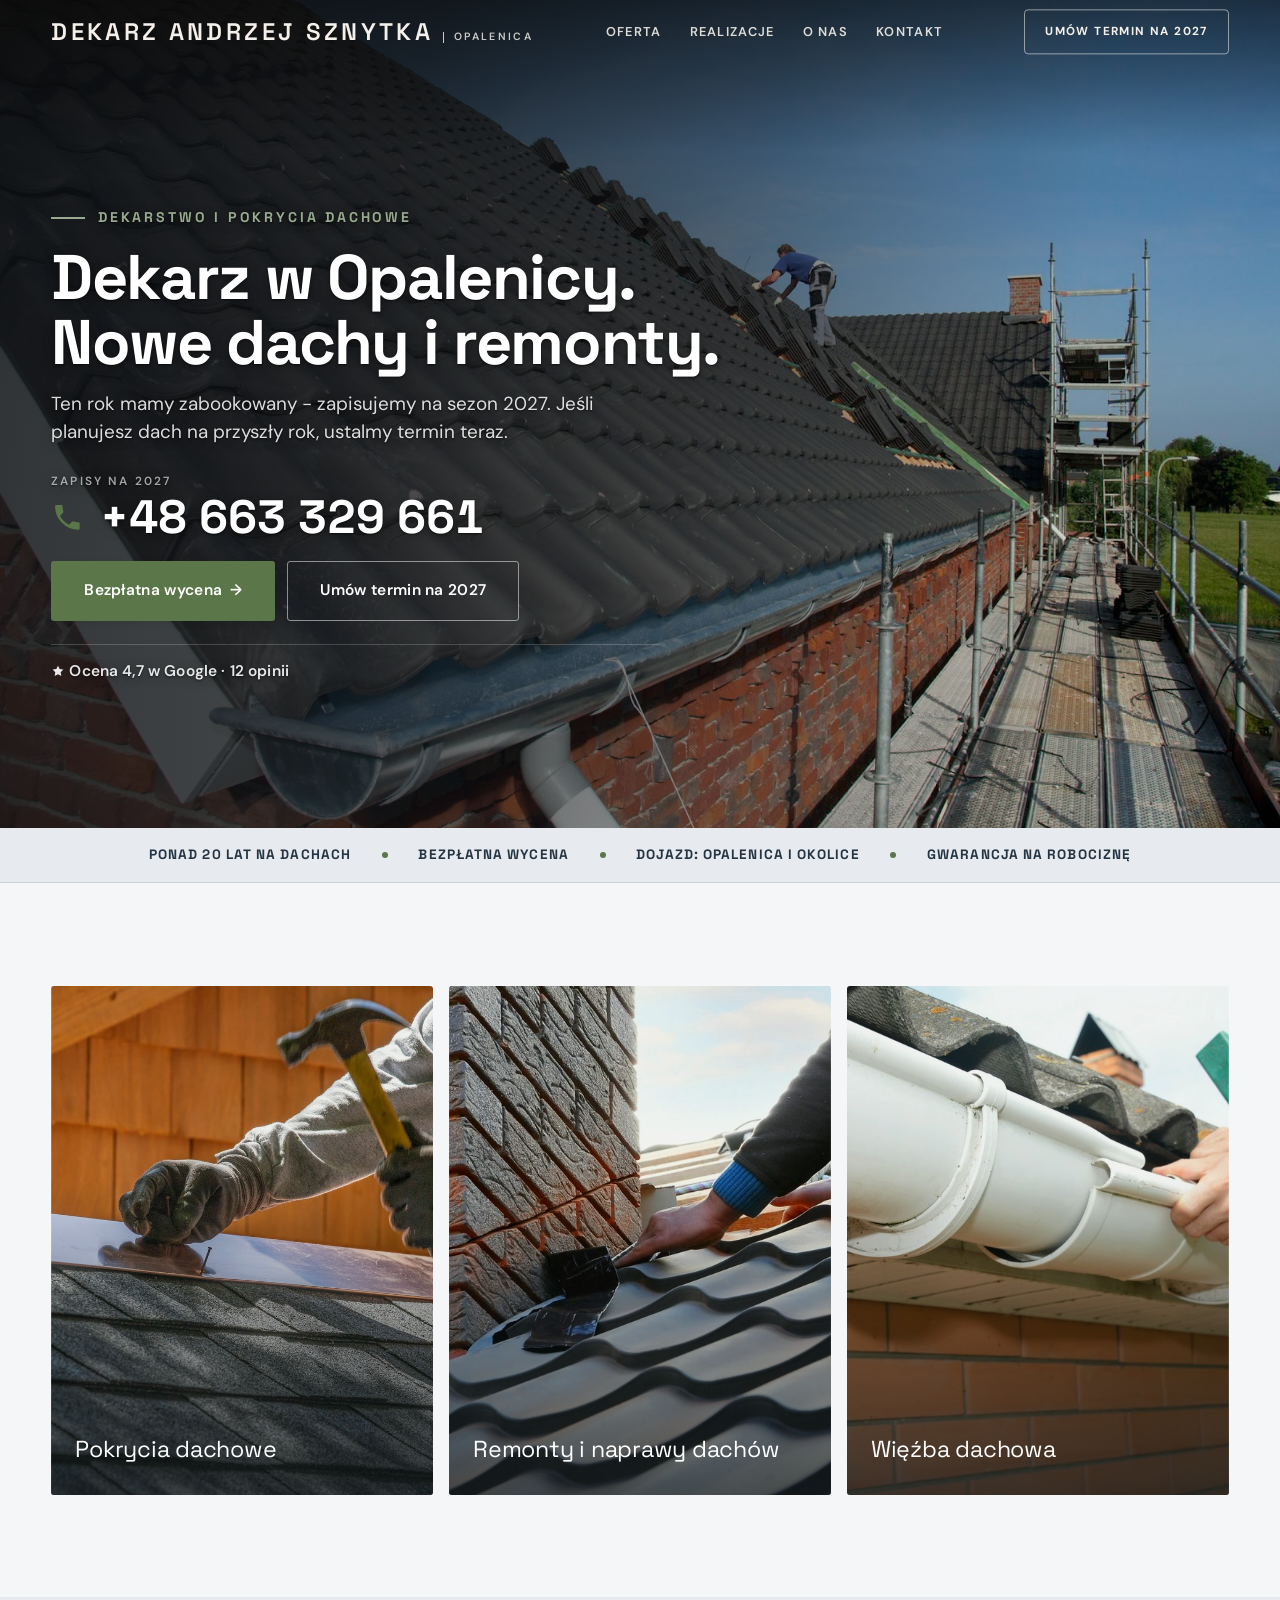
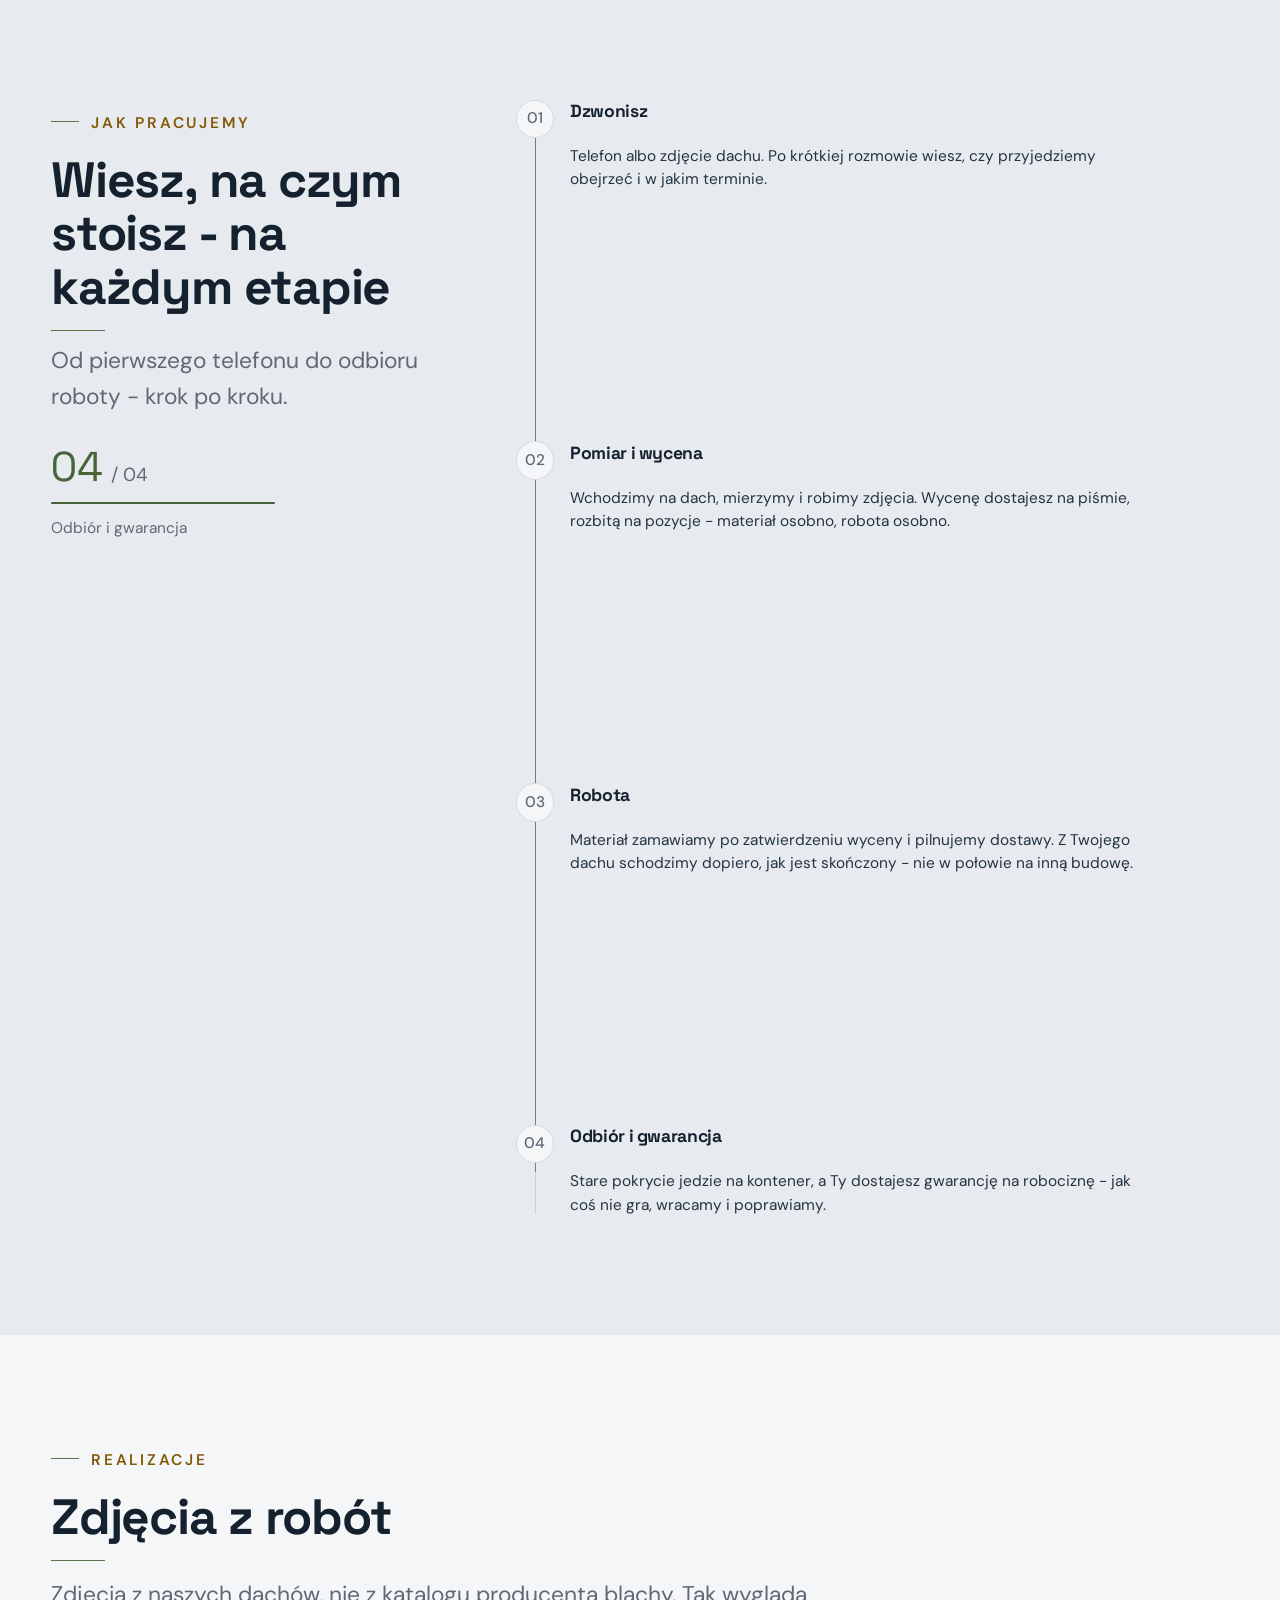
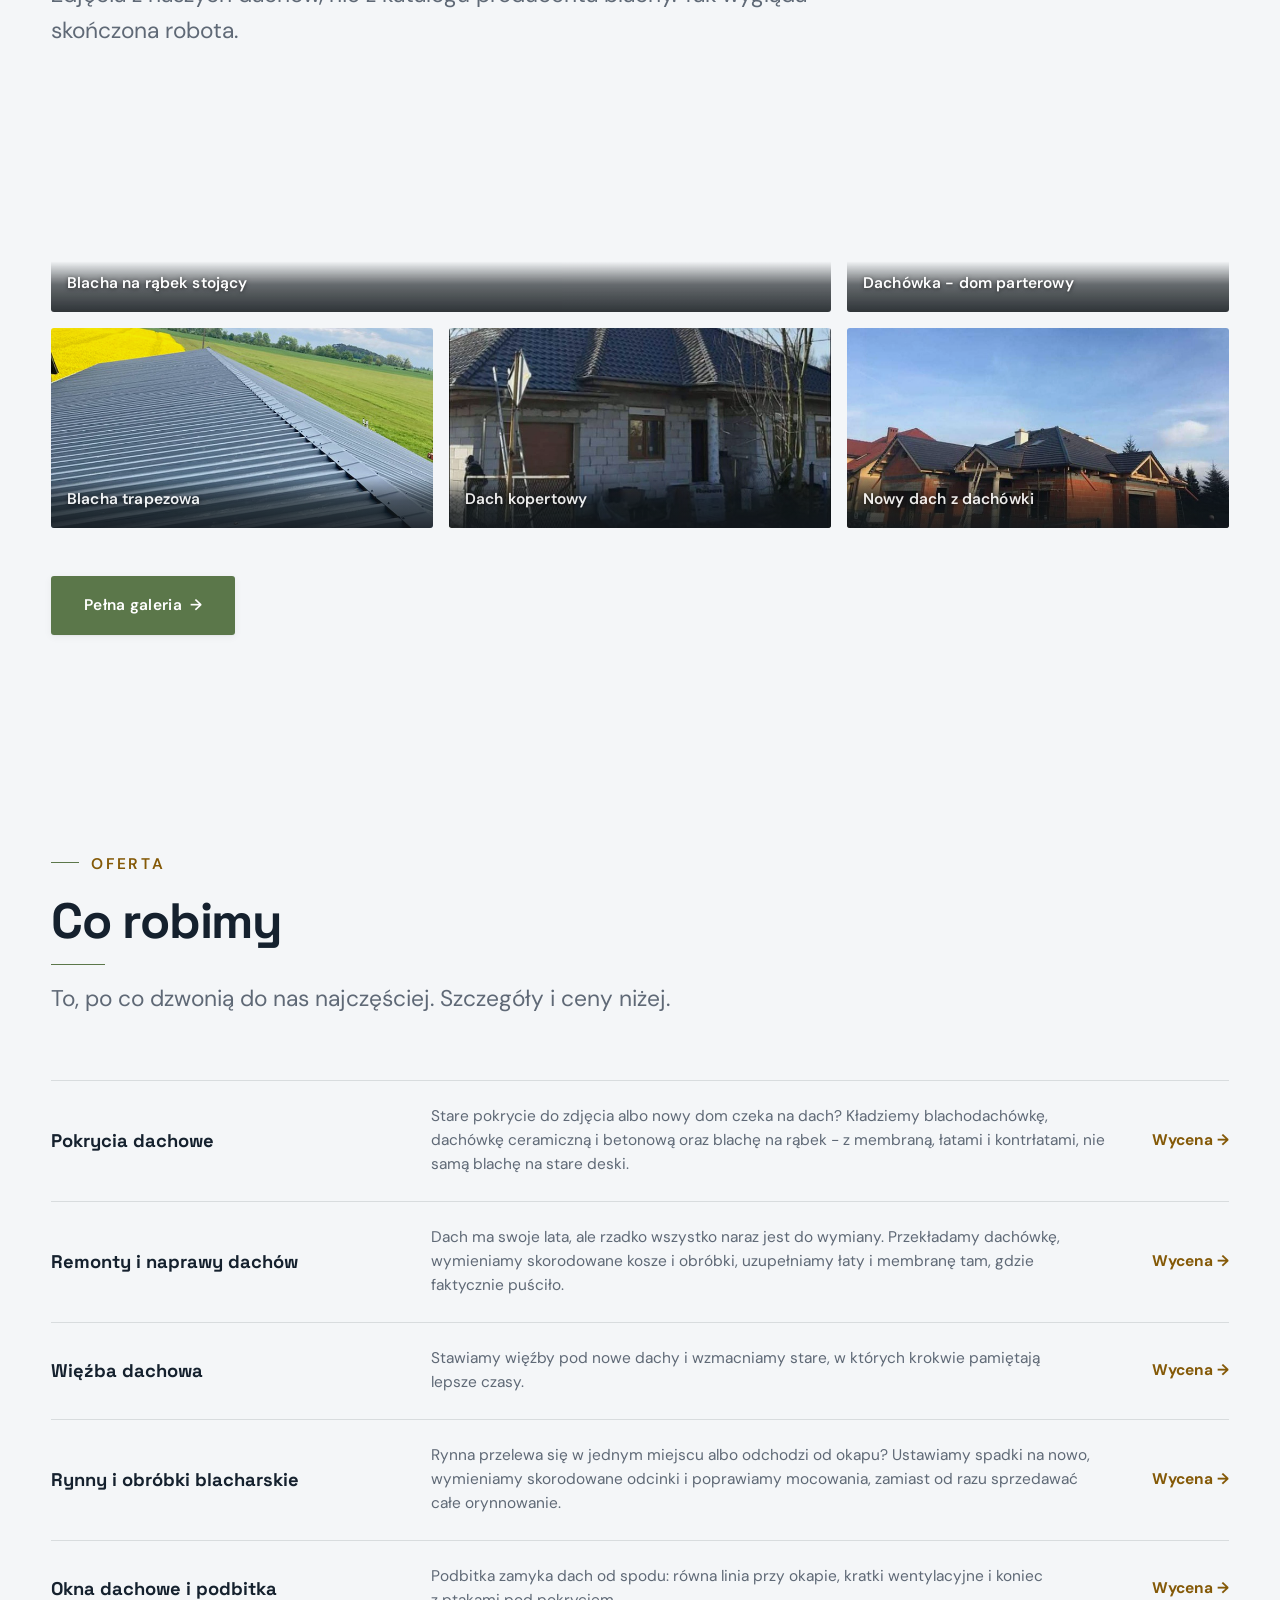
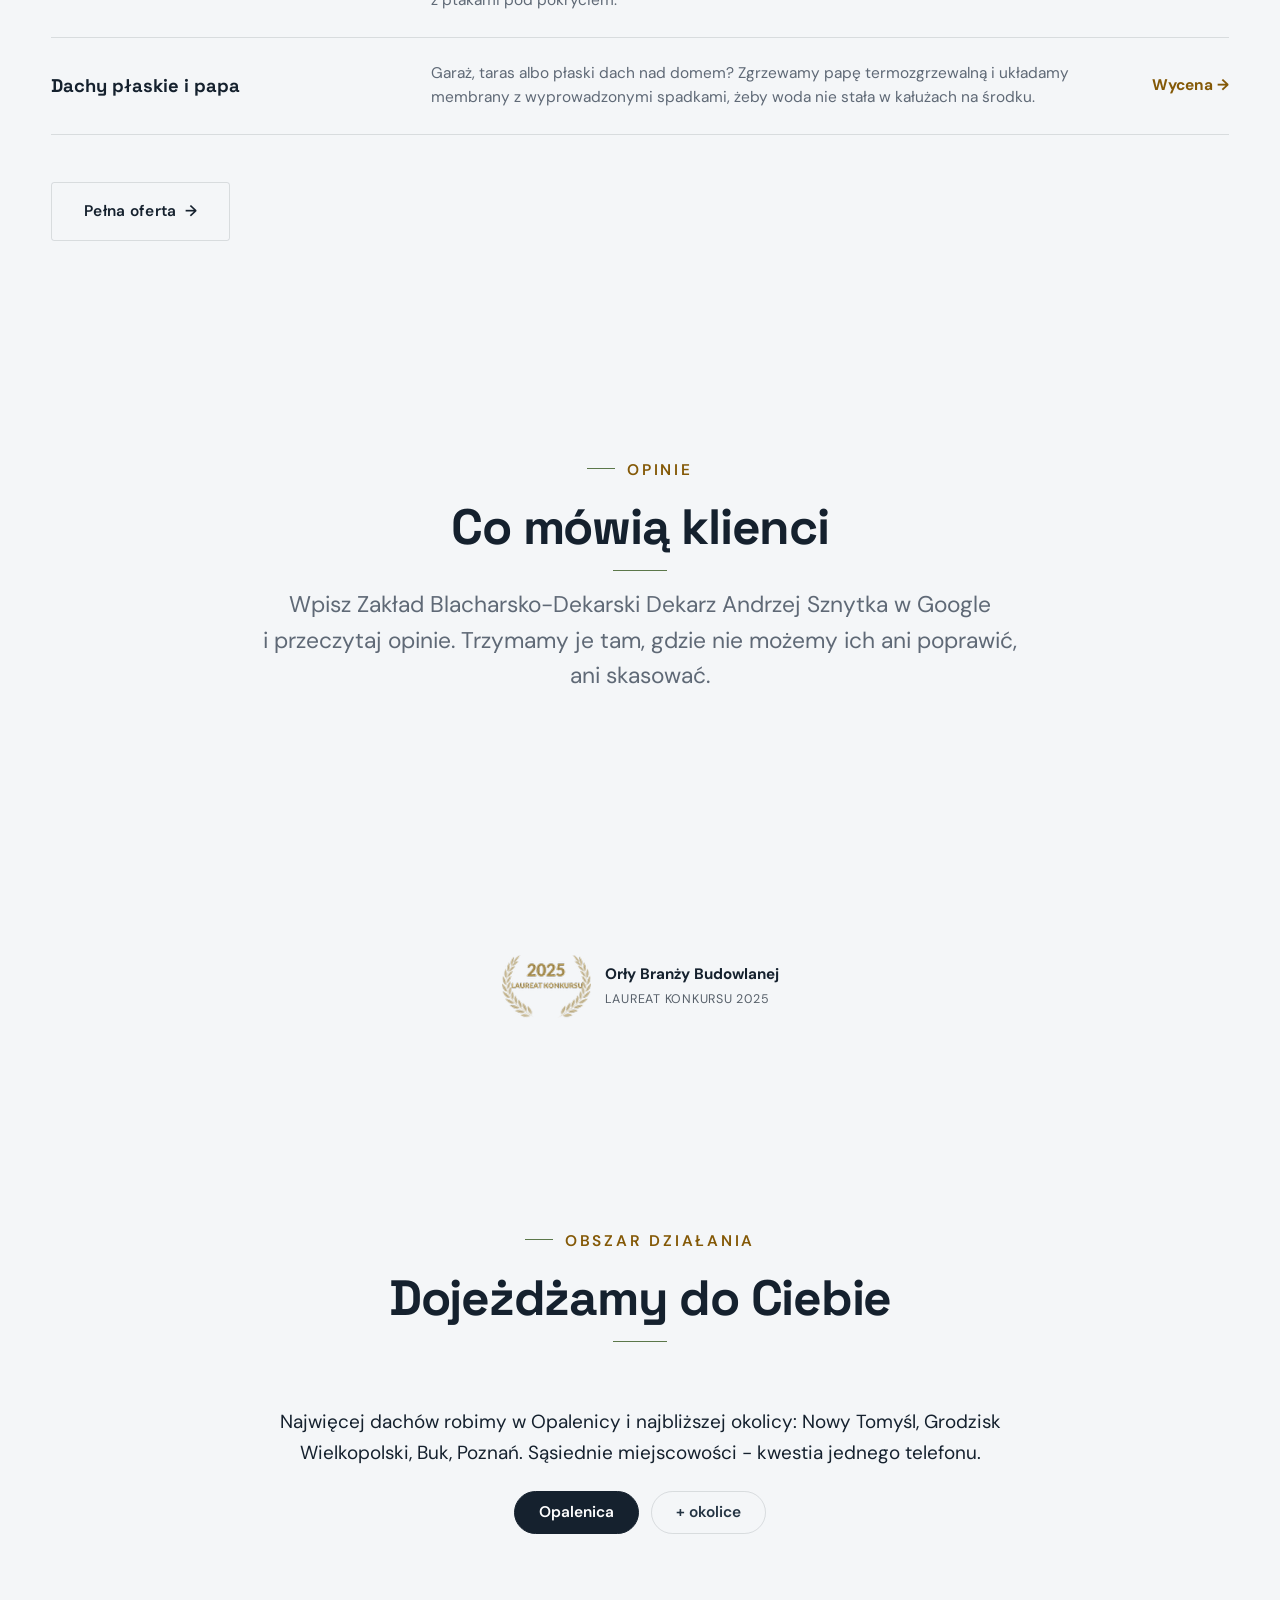
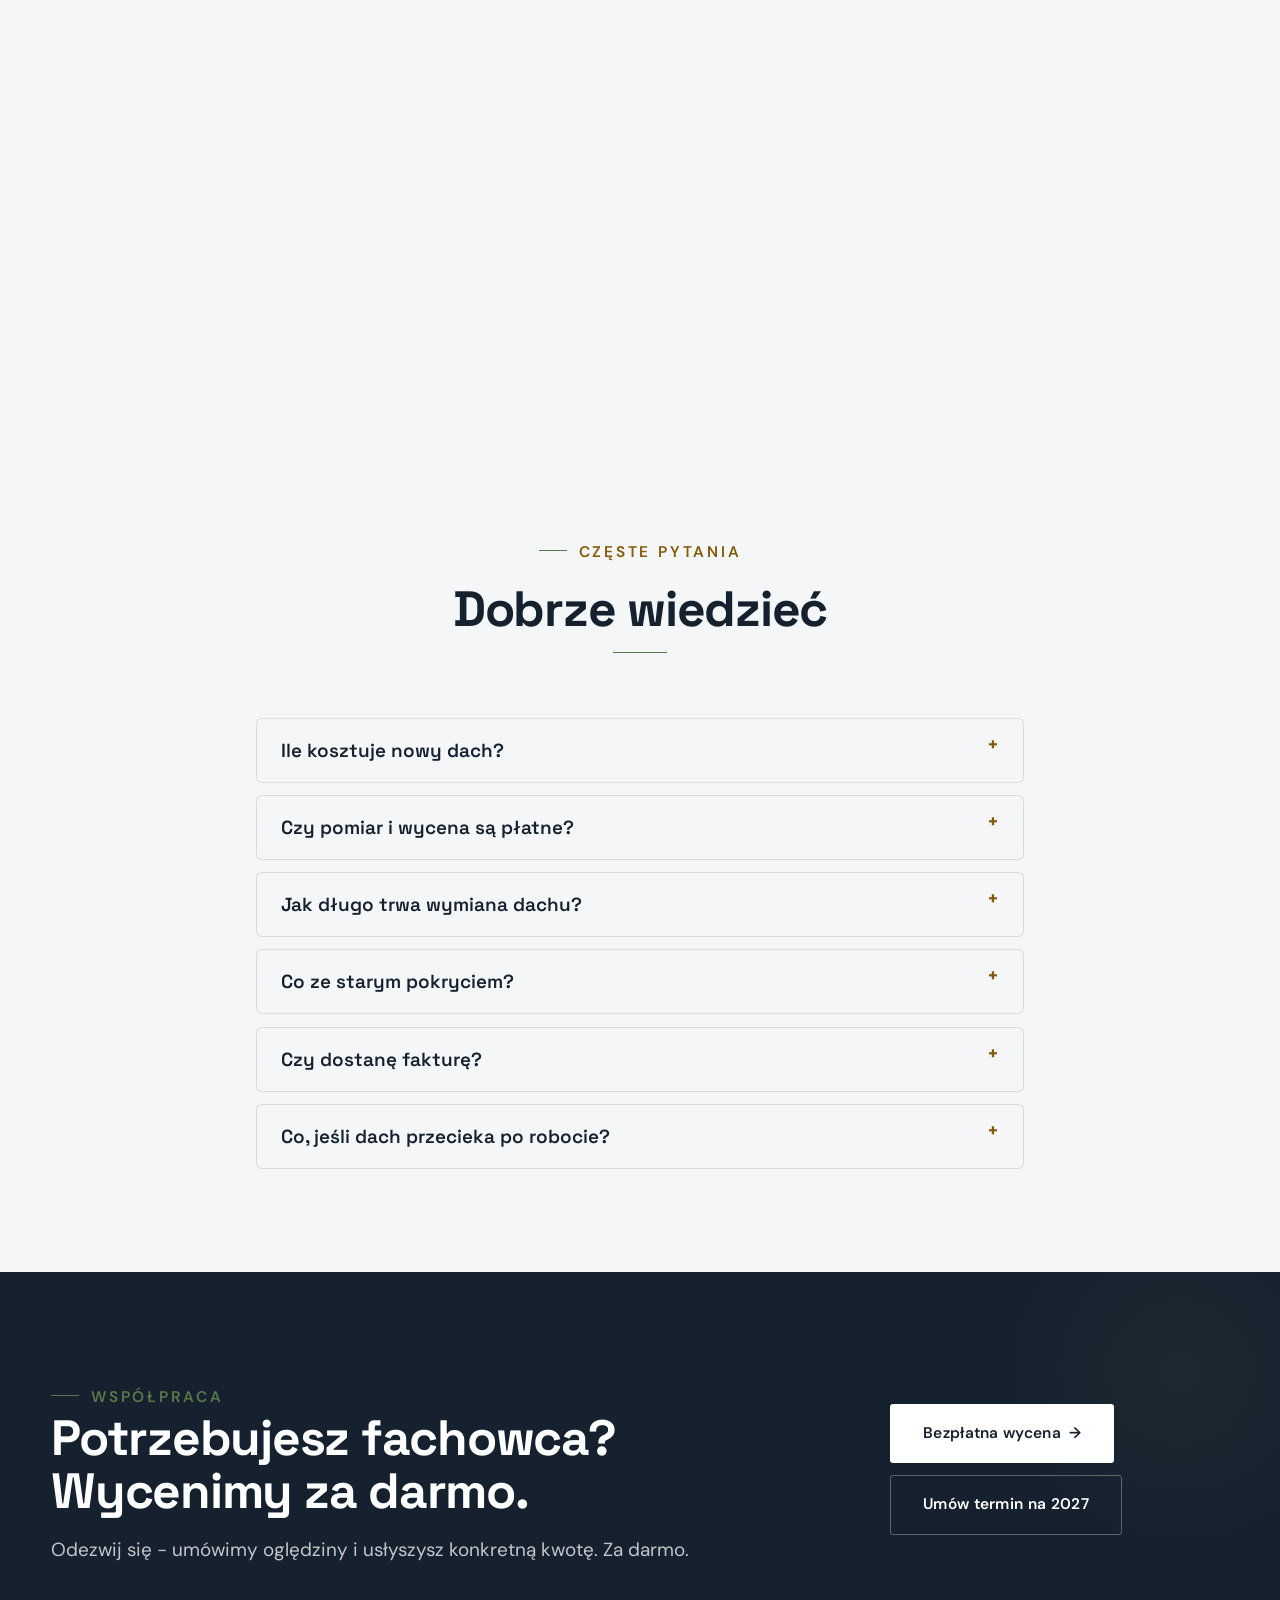
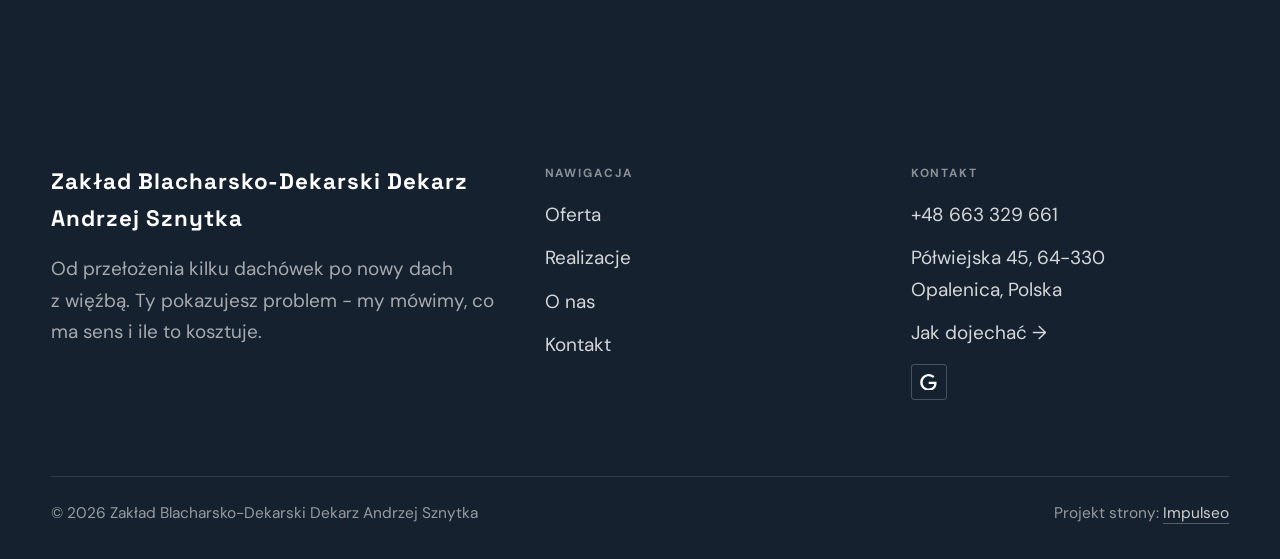
<file: index.html>
<!DOCTYPE html>
<html lang="pl">
<head>
<meta charset="UTF-8">
<meta name="viewport" content="width=device-width, initial-scale=1.0">
<title>Zakład Blacharsko-Dekarski Dekarz Andrzej Sznytka - dekarstwo i pokrycia dachowe</title>
<meta name="description" content="Dekarz w Opalenicy: nowe pokrycia, remonty dachów, więźba, rynny i obróbki. Bezpłatny pomiar, cena przed robotą. Zadzwoń: +48 663 329 661.">
<link rel="canonical" href="https://impulseo-pl.github.io/zaklad-blacharsko-dekarski-dekarz-andrzej-sznytka-dachy-i-pokrycia-dachowe/">
<meta name="robots" content="noindex, nofollow">
<meta property="og:type" content="website">
<meta property="og:locale" content="pl_PL">
<meta property="og:site_name" content="Zakład Blacharsko-Dekarski Dekarz Andrzej Sznytka">
<meta property="og:title" content="Zakład Blacharsko-Dekarski Dekarz Andrzej Sznytka - dekarstwo i pokrycia dachowe">
<meta property="og:description" content="Dekarz w Opalenicy: nowe pokrycia, remonty dachów, więźba, rynny i obróbki. Bezpłatny pomiar, cena przed robotą. Zadzwoń: +48 663 329 661.">
<meta property="og:url" content="https://impulseo-pl.github.io/zaklad-blacharsko-dekarski-dekarz-andrzej-sznytka-dachy-i-pokrycia-dachowe/">
<meta property="og:image" content="https://impulseo-pl.github.io/zaklad-blacharsko-dekarski-dekarz-andrzej-sznytka-dachy-i-pokrycia-dachowe/img/og.jpg">
<meta property="og:image:width" content="1200">
<meta property="og:image:height" content="630">
<meta name="twitter:card" content="summary_large_image">
<script type="application/ld+json">{"@context": "https://schema.org", "@type": "RoofingContractor", "name": "Zakład Blacharsko-Dekarski Dekarz Andrzej Sznytka", "url": "https://impulseo-pl.github.io/zaklad-blacharsko-dekarski-dekarz-andrzej-sznytka-dachy-i-pokrycia-dachowe/", "telephone": "+48663329661", "image": "https://impulseo-pl.github.io/zaklad-blacharsko-dekarski-dekarz-andrzej-sznytka-dachy-i-pokrycia-dachowe/img/og.jpg", "areaServed": "Opalenica", "sameAs": ["https://maps.google.com/?cid=18127014243197313237&g_mp=Cidnb29nbGUubWFwcy5wbGFjZXMudjEuUGxhY2VzLlNlYXJjaFRleHQQAhgEIAA"]}</script>
<link rel="preconnect" href="https://fonts.googleapis.com">
<link rel="preconnect" href="https://fonts.gstatic.com" crossorigin>
<link href="https://fonts.googleapis.com/css2?family=Space+Grotesk:wght@500;600;700&family=DM+Sans:opsz,wght@9..40,400;9..40,500;9..40,600&display=swap" rel="stylesheet">
<link rel="stylesheet" href="assets/styles.css?v=aa86c150">
</head>
<body>

<header class="nav">
  <div class="wrap nav-inner">
    <a class="brand" href="index.html"><span class="name">Dekarz Andrzej Sznytka</span><span class="sub">Opalenica</span></a>
    <nav class="nav-links">
      <a href="oferta.html">Oferta</a>
      <a href="realizacje.html">Realizacje</a>
      <a href="o-nas.html">O nas</a>
      <a href="kontakt.html">Kontakt</a>
      <a href="tel:+48663329661" class="btn btn-accent">Umów termin na 2027</a>
    </nav>
    <button class="nav-toggle" aria-label="Menu"><span></span><span></span><span></span></button>
  </div>
</header>

<main>
<section class="hero-fach">
  <img class="hf-photo" src="img/hero.jpg" fetchpriority="high" data-rotate="img/wiz-praca.jpg|img/real-dach-rabek.jpg" alt="Dekarze przy pracy - Zakład Blacharsko-Dekarski Andrzej Sznytka" width="1920" height="974">
  <div class="hf-panel">
    <div class="hf-inner">
      <span class="hf-kicker">Dekarstwo i pokrycia dachowe</span>
      <h1 class="hf-title">Dekarz w Opalenicy. Nowe dachy i remonty. <em></em></h1>
      <p class="hf-lead">Ten rok mamy zabookowany - zapisujemy na sezon 2027. Jeśli planujesz dach na przyszły rok, ustalmy termin teraz.</p>
      <a class="hf-phone" href="tel:+48663329661"><span class="hf-phone-lab">Zapisy na 2027</span><span class="hf-phone-num"><svg class="ico-tel" width="16" height="16" viewBox="0 0 24 24" fill="none" aria-hidden="true"><path d="M6.6 10.8a15.5 15.5 0 0 0 6.6 6.6l2.2-2.2a1 1 0 0 1 1-.24 11.4 11.4 0 0 0 3.6.58 1 1 0 0 1 1 1V20a1 1 0 0 1-1 1A17 17 0 0 1 3 4a1 1 0 0 1 1-1h3.5a1 1 0 0 1 1 1c0 1.25.2 2.46.58 3.6a1 1 0 0 1-.25 1l-2.23 2.2Z" fill="currentColor"/></svg> +48 663 329 661</span></a>
      <div class="hf-actions">
        <a href="kontakt.html" class="btn btn-accent">Bezpłatna wycena <span class="arr">→</span></a>
        <a href="tel:+48663329661" class="btn btn-ghost hf-ghost">Umów termin na 2027</a>
      </div>
      <div class="hf-trust"><svg class="ico-star" width="14" height="14" viewBox="0 0 24 24" style="vertical-align:-2px" aria-hidden="true"><path d="M12 2.8l2.85 5.8 6.4.93-4.63 4.5 1.1 6.37L12 17.4l-5.72 3 1.1-6.37-4.63-4.5 6.4-.93L12 2.8Z" fill="currentColor"/></svg> Ocena 4,7 w Google · 12 opinii</div>
    </div>
  </div>
</section>
<section class="fach-promise">
  <div class="wrap">
    <ul class="fp-row reveal"><li>Ponad 20 lat na dachach</li><li>Bezpłatna wycena</li><li>Dojazd: Opalenica i okolice</li><li>Gwarancja na robociznę</li></ul>
  </div>
</section>
<section class="gateways-band">
  <div class="wrap">
    <div class="gateways">
      <a href="oferta.html" class="gateway reveal"><img src="img/wiz-gont.jpg" alt="Pokrycia dachowe" loading="lazy" width="1600" height="1082" decoding="async"><span class="g-ttl">Pokrycia dachowe</span></a>
      <a href="oferta.html" class="gateway reveal"><img src="img/wiz-komin.jpg" alt="Remonty i naprawy dachów" loading="lazy" width="1235" height="800" decoding="async"><span class="g-ttl">Remonty i naprawy dachów</span></a>
      <a href="oferta.html" class="gateway reveal"><img src="img/wiz-dachowka.jpg" alt="Więźba dachowa" loading="lazy" width="1210" height="800" decoding="async"><span class="g-ttl">Więźba dachowa</span></a>
    </div>
  </div>
</section>
<section class="proces proces-os fachowcy">
  <div class="wrap proc-grid">
    <div class="proc-side">
      <div class="head reveal">
        <span class="eyebrow">Jak pracujemy</span>
        <h2>Wiesz, na czym stoisz - na każdym etapie</h2>
        <p>Od pierwszego telefonu do odbioru roboty - krok po kroku.</p>
      </div>
      <div class="proc-count" aria-hidden="true"><span class="pc-cur">01</span><span class="pc-all">/ 04</span></div>
      <div class="proc-bar" aria-hidden="true"><i></i></div>
      <p class="proc-now" aria-hidden="true">Dzwonisz</p>
    </div>
    <ol class="proces-line">
      <li class="reveal"><span class="pno">01</span><h3>Dzwonisz</h3><p>Telefon albo zdjęcie dachu. Po krótkiej rozmowie wiesz, czy przyjedziemy obejrzeć i w jakim terminie.</p></li>
      <li class="reveal"><span class="pno">02</span><h3>Pomiar i wycena</h3><p>Wchodzimy na dach, mierzymy i robimy zdjęcia. Wycenę dostajesz na piśmie, rozbitą na pozycje - materiał osobno, robota osobno.</p></li>
      <li class="reveal"><span class="pno">03</span><h3>Robota</h3><p>Materiał zamawiamy po zatwierdzeniu wyceny i pilnujemy dostawy. Z Twojego dachu schodzimy dopiero, jak jest skończony - nie w połowie na inną budowę.</p></li>
      <li class="reveal"><span class="pno">04</span><h3>Odbiór i gwarancja</h3><p>Stare pokrycie jedzie na kontener, a Ty dostajesz gwarancję na robociznę - jak coś nie gra, wracamy i poprawiamy.</p></li>
    </ol>
  </div>
</section>
<section>
  <div class="wrap">
    <div class="head reveal">
      <span class="eyebrow">Realizacje</span>
      <h2>Zdjęcia z robót</h2>
      <p>Zdjęcia z naszych dachów, nie z katalogu producenta blachy. Tak wygląda skończona robota.</p>
    </div>
    <div class="gallery">
      <div class="tile t-two3 reveal"><img src="img/real-rabek-2.jpg" alt="Dach z blachy na rąbek stojący" loading="lazy" width="1400" height="1093" decoding="async"><div class="cap">Blacha na rąbek stojący</div></div>
      <div class="tile t-third reveal"><img src="img/real-dom.jpg" alt="Nowy dach z dachówki na domu parterowym" loading="lazy" width="1000" height="1837" decoding="async"><div class="cap">Dachówka - dom parterowy</div></div>
      <div class="tile t-third reveal"><img src="img/real-blacha-pole.jpg" alt="Dach z blachy trapezowej" loading="lazy" width="1400" height="933" decoding="async"><div class="cap">Blacha trapezowa</div></div>
      <div class="tile t-third reveal"><img src="img/real-dachowka-detal.jpg" alt="Dachówka na dachu kopertowym" loading="lazy" width="1400" height="994" decoding="async"><div class="cap">Dach kopertowy</div></div>
      <div class="tile t-third reveal"><img src="img/real-dachowka.jpg" alt="Dom w budowie z nowym pokryciem z dachówki" loading="lazy" width="1440" height="1080" decoding="async"><div class="cap">Nowy dach z dachówki</div></div>
    </div>
    <div style="margin-top:var(--space-7)" class="reveal"><a href="realizacje.html" class="btn btn-accent">Pełna galeria <span class="arr">→</span></a></div>
  </div>
</section>
<section class="fach-uslugi">
  <div class="wrap">
    <div class="head reveal">
      <span class="eyebrow">Oferta</span>
      <h2>Co robimy</h2>
      <p>To, po co dzwonią do nas najczęściej. Szczegóły i ceny niżej.</p>
    </div>
    <ul class="fu-list">
      <li class="fu-row reveal"><div class="fu-name">Pokrycia dachowe</div><div class="fu-desc">Stare pokrycie do zdjęcia albo nowy dom czeka na dach? Kładziemy blachodachówkę, dachówkę ceramiczną i betonową oraz blachę na rąbek - z membraną, łatami i kontrłatami, nie samą blachę na stare deski.</div><a class="fu-cta" href="kontakt.html">Wycena <span class="arr">→</span></a></li>
      <li class="fu-row reveal"><div class="fu-name">Remonty i naprawy dachów</div><div class="fu-desc">Dach ma swoje lata, ale rzadko wszystko naraz jest do wymiany. Przekładamy dachówkę, wymieniamy skorodowane kosze i obróbki, uzupełniamy łaty i membranę tam, gdzie faktycznie puściło.</div><a class="fu-cta" href="kontakt.html">Wycena <span class="arr">→</span></a></li>
      <li class="fu-row reveal"><div class="fu-name">Więźba dachowa</div><div class="fu-desc">Stawiamy więźby pod nowe dachy i wzmacniamy stare, w których krokwie pamiętają lepsze czasy.</div><a class="fu-cta" href="kontakt.html">Wycena <span class="arr">→</span></a></li>
      <li class="fu-row reveal"><div class="fu-name">Rynny i obróbki blacharskie</div><div class="fu-desc">Rynna przelewa się w jednym miejscu albo odchodzi od okapu? Ustawiamy spadki na nowo, wymieniamy skorodowane odcinki i poprawiamy mocowania, zamiast od razu sprzedawać całe orynnowanie.</div><a class="fu-cta" href="kontakt.html">Wycena <span class="arr">→</span></a></li>
      <li class="fu-row reveal"><div class="fu-name">Okna dachowe i podbitka</div><div class="fu-desc">Podbitka zamyka dach od spodu: równa linia przy okapie, kratki wentylacyjne i koniec z ptakami pod pokryciem.</div><a class="fu-cta" href="kontakt.html">Wycena <span class="arr">→</span></a></li>
      <li class="fu-row reveal"><div class="fu-name">Dachy płaskie i papa</div><div class="fu-desc">Garaż, taras albo płaski dach nad domem? Zgrzewamy papę termozgrzewalną i układamy membrany z wyprowadzonymi spadkami, żeby woda nie stała w kałużach na środku.</div><a class="fu-cta" href="kontakt.html">Wycena <span class="arr">→</span></a></li>
    </ul>
    <div style="margin-top:var(--space-7)" class="reveal"><a href="oferta.html" class="btn btn-ghost">Pełna oferta <span class="arr">→</span></a></div>
  </div>
</section>
<section class="opinie op-fallback">
  <div class="wrap">
    <div class="head center reveal">
      <span class="eyebrow">Opinie</span>
      <h2>Co mówią klienci</h2>
      <p>Wpisz Zakład Blacharsko-Dekarski Dekarz Andrzej Sznytka w Google i przeczytaj opinie. Trzymamy je tam, gdzie nie możemy ich ani poprawić, ani skasować.</p>
    </div>
  </div>
</section>
<section class="odznaki">
  <div class="wrap">
    <ul class="odz-row">
      <li class="odz reveal" style="display:flex;align-items:center;gap:14px"><img src="img/odznaka-orly-2025.png" alt="Orły Branży Budowlanej - laureat konkursu 2025" loading="lazy" decoding="async" width="332" height="240" style="height:64px;width:auto"><span style="text-align:left;line-height:1.35"><strong style="display:block;font-size:.95rem">Orły Branży Budowlanej</strong><span style="font-size:.78rem;letter-spacing:.06em;text-transform:uppercase;opacity:.7">Laureat konkursu 2025</span></span></li>
    </ul>
  </div>
</section>
<section class="obszar">
  <div class="wrap">
    <div class="head center reveal">
      <span class="eyebrow">Obszar działania</span>
      <h2>Dojeżdżamy do Ciebie</h2>
    </div>
    <p class="obszar-txt reveal" style="text-align:center;max-width:60ch;margin:0 auto 1.4rem">Najwięcej dachów robimy w Opalenicy i najbliższej okolicy: Nowy Tomyśl, Grodzisk Wielkopolski, Buk, Poznań. Sąsiednie miejscowości - kwestia jednego telefonu.</p>
    <ul class="obszar-list reveal"><li class="is-home">Opalenica</li><li>+ okolice</li></ul>
    <div class="obszar-mapa reveal" style="margin-top:var(--space-7)">
      <iframe title="Obszar działania - Opalenica i okolice" src="https://maps.google.com/maps?q=Zak%C5%82ad%20Blacharsko-Dekarski%20Dekarz%20Andrzej%20Sznytka%20Opalenica&amp;z=11&amp;output=embed" loading="lazy" referrerpolicy="no-referrer-when-downgrade" style="width:100%;height:clamp(280px,38vh,420px);border:0;display:block;border-radius:var(--r-md)"></iframe>
    </div>
  </div>
</section>
<section class="faq-klinika">
  <div class="wrap">
    <div class="head center reveal">
      <span class="eyebrow">Częste pytania</span>
      <h2>Dobrze wiedzieć</h2>
    </div>
    <div class="faq-list">
      <details class="faq-item reveal"><summary>Ile kosztuje nowy dach?</summary><p>Najwięcej robi pokrycie i skomplikowanie bryły - dwa kominy i trzy lukarny to inna robota niż prosta dwuspadówka. Dlatego wyceniamy dopiero po wejściu na dach, za to na piśmie.</p></details>
      <details class="faq-item reveal"><summary>Czy pomiar i wycena są płatne?</summary><p>Nie. Pomiar i wycena w Opalenicy i najbliższej okolicy są bezpłatne i do niczego nie zobowiązują.</p></details>
      <details class="faq-item reveal"><summary>Jak długo trwa wymiana dachu?</summary><p>Typowy dom to zwykle tydzień, dwa - zależnie od pokrycia i pogody. Termin i czas roboty znasz przed startem, a o przesunięciu przez pogodę mówimy od razu, nie po fakcie.</p></details>
      <details class="faq-item reveal"><summary>Co ze starym pokryciem?</summary><p>Rozbiórka i wywóz są w wycenie, chyba że umówimy się inaczej. Stary eternit oddajemy firmie z uprawnieniami do azbestu - tego nie wolno wywieźć byle gdzie i nie ma co ryzykować.</p></details>
      <details class="faq-item reveal"><summary>Czy dostanę fakturę?</summary><p>Tak, na firmę albo prywatnie. Kwoty na fakturze zgadzają się z wyceną - żadnych pozycji dopisanych na koniec.</p></details>
      <details class="faq-item reveal"><summary>Co, jeśli dach przecieka po robocie?</summary><p>Wracamy i sprawdzamy, gdzie puściło. Nasza robota - poprawiamy za darmo; przyczyna gdzie indziej - pokazujemy zdjęcia i mówimy, co z tym zrobić.</p></details>
    </div>
  </div>
</section>
<section class="cta">
  <div class="wrap">
    <div class="reveal">
      <span class="eyebrow">Współpraca</span>
      <h2>Potrzebujesz fachowca? Wycenimy za darmo.</h2>
      <p>Odezwij się - umówimy oględziny i usłyszysz konkretną kwotę. Za darmo.</p>
    </div>
    <div class="cta-actions reveal">
      <a href="kontakt.html" class="btn btn-light">Bezpłatna wycena <span class="arr">→</span></a>
      <a href="tel:+48663329661" class="btn btn-ghost btn-ghost-cta">Umów termin na 2027</a>
    </div>
  </div>
</section>
</main>

<footer>
  <div class="wrap">
    <div class="foot-grid">
      <div class="foot-brand">
        <div class="name">Zakład Blacharsko-Dekarski Dekarz Andrzej Sznytka</div>
        <p>Od przełożenia kilku dachówek po nowy dach z więźbą. Ty pokazujesz problem - my mówimy, co ma sens i ile to kosztuje.</p>
      </div>
      <div class="foot-col">
        <h4>Nawigacja</h4>
        <a href="oferta.html">Oferta</a>
        <a href="realizacje.html">Realizacje</a>
        <a href="o-nas.html">O nas</a>
        <a href="kontakt.html">Kontakt</a>
      </div>
      <div class="foot-col">
        <h4>Kontakt</h4>
        <a href="tel:+48663329661">+48 663 329 661</a>
        <p>Półwiejska 45, 64-330 Opalenica, Polska</p>
        <a href="https://maps.google.com/?cid=18127014243197313237&g_mp=Cidnb29nbGUubWFwcy5wbGFjZXMudjEuUGxhY2VzLlNlYXJjaFRleHQQAhgEIAA" target="_blank" rel="noopener">Jak dojechać →</a>
      <div class="foot-soc">
        <a class="soc" href="https://maps.google.com/?cid=18127014243197313237&g_mp=Cidnb29nbGUubWFwcy5wbGFjZXMudjEuUGxhY2VzLlNlYXJjaFRleHQQAhgEIAA" target="_blank" rel="noopener" aria-label="Google - Zakład Blacharsko-Dekarski Dekarz Andrzej Sznytka"><svg viewBox="0 0 24 24" aria-hidden="true" focusable="false"><path d="M12.48 10.92v3.28h7.84c-.24 1.84-.853 3.187-1.787 4.133-1.147 1.147-2.933 2.4-6.053 2.4-4.827 0-8.6-3.893-8.6-8.72s3.773-8.72 8.6-8.72c2.6 0 4.507 1.027 5.907 2.347l2.307-2.307C18.747 1.44 16.133 0 12.48 0 5.867 0 .307 5.387.307 12s5.56 12 12.173 12c3.573 0 6.267-1.173 8.373-3.36 2.16-2.16 2.84-5.213 2.84-7.667 0-.76-.053-1.467-.173-2.053H12.48z" fill="currentColor"/></svg></a>
      </div>
      </div>
    </div>
    <div class="foot-bot">
      <span>© 2026 Zakład Blacharsko-Dekarski Dekarz Andrzej Sznytka</span>
      <span>Projekt strony: <a class="foot-credit" href="https://impulseo.pl" target="_blank" rel="noopener">Impulseo</a></span>
    </div>
  </div>
</footer>
<div class="sticky-call"><a class="sc-call" href="tel:+48663329661"><svg class="ico-tel" width="16" height="16" viewBox="0 0 24 24" fill="none" aria-hidden="true"><path d="M6.6 10.8a15.5 15.5 0 0 0 6.6 6.6l2.2-2.2a1 1 0 0 1 1-.24 11.4 11.4 0 0 0 3.6.58 1 1 0 0 1 1 1V20a1 1 0 0 1-1 1A17 17 0 0 1 3 4a1 1 0 0 1 1-1h3.5a1 1 0 0 1 1 1c0 1.25.2 2.46.58 3.6a1 1 0 0 1-.25 1l-2.23 2.2Z" fill="currentColor"/></svg> Zadzwoń</a><a class="sc-quote" href="kontakt.html">Bezpłatna wycena</a></div>
<div class="demo-wazne" data-do="2026-08-25" data-cykl="3" hidden><svg class="dw-ico" width="13" height="13" viewBox="0 0 24 24" fill="none" aria-hidden="true"><circle cx="12" cy="12" r="8.6" stroke="currentColor" stroke-width="1.8"/><path d="M12 7.2V12l3.3 2" stroke="currentColor" stroke-width="1.8" stroke-linecap="round"/></svg><span class="dw-txt"></span></div>

<script src="assets/main.js"></script>
</body>
</html>
</file>
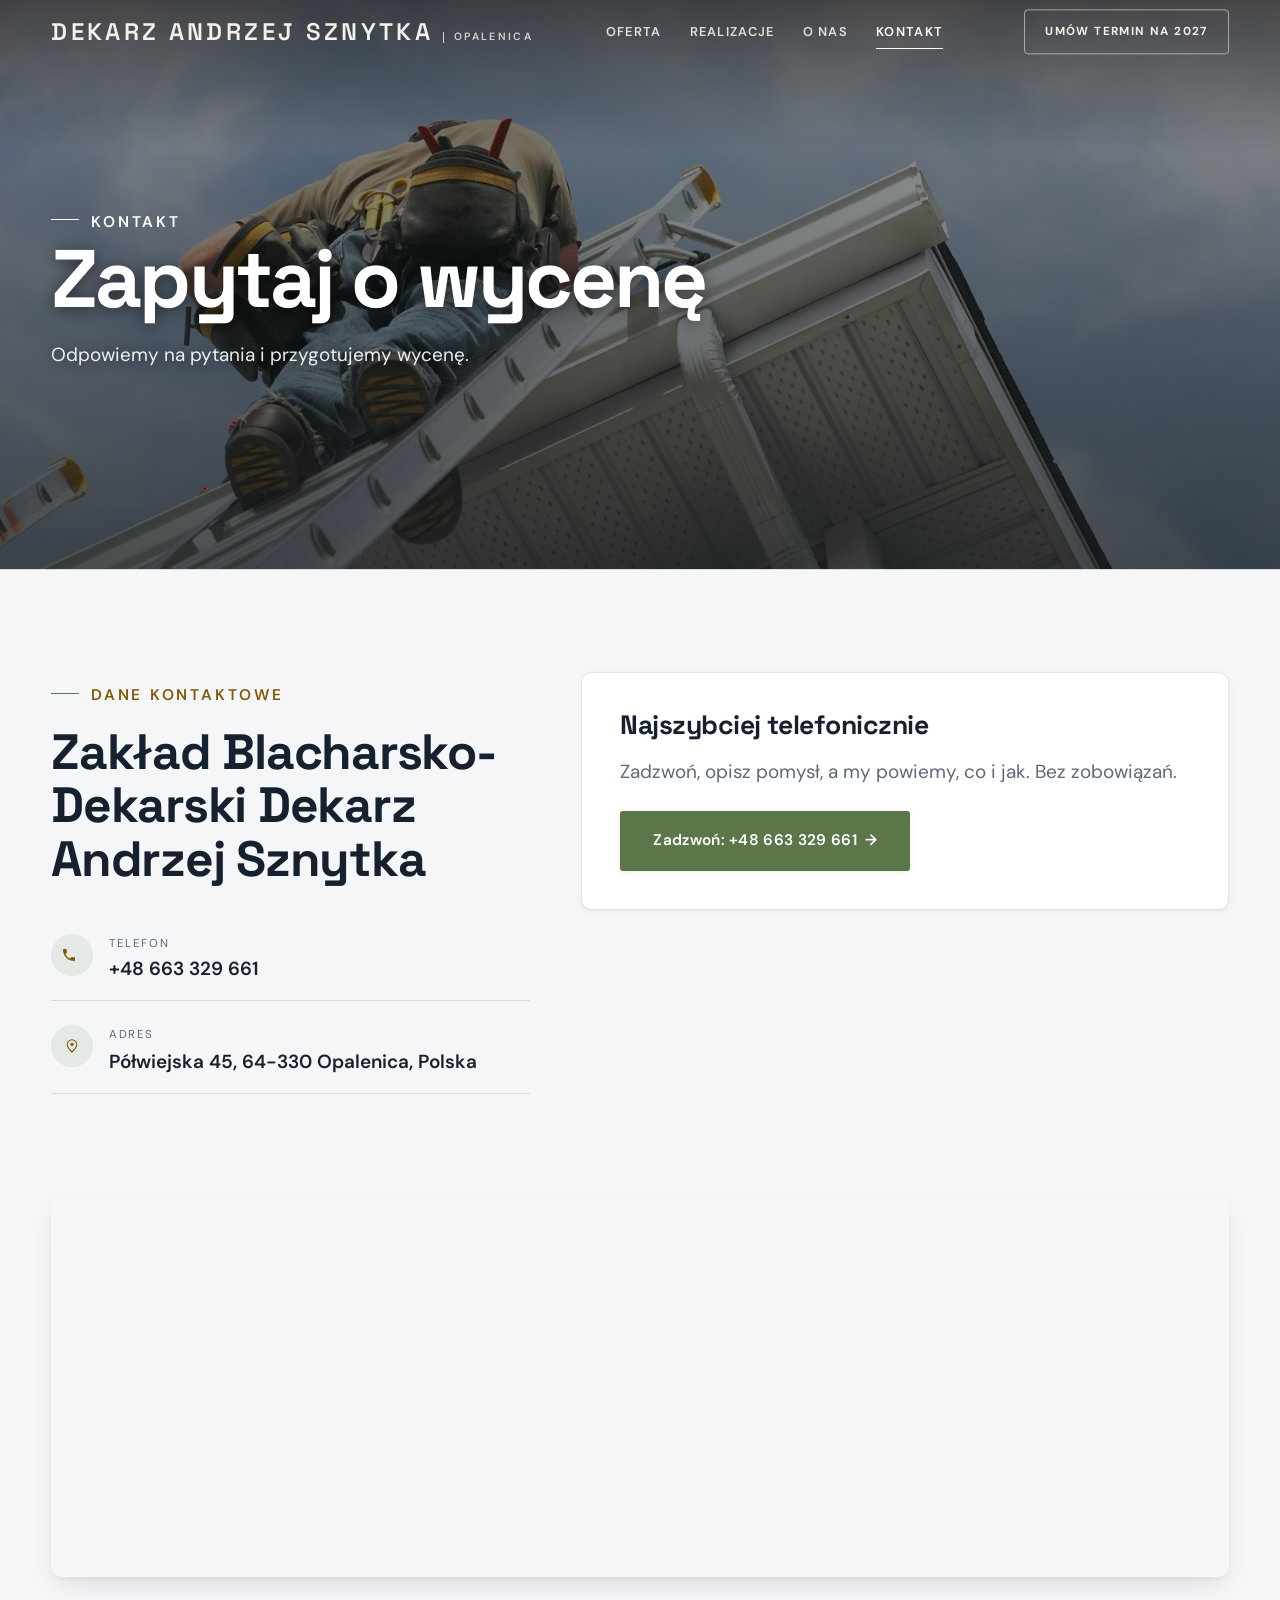
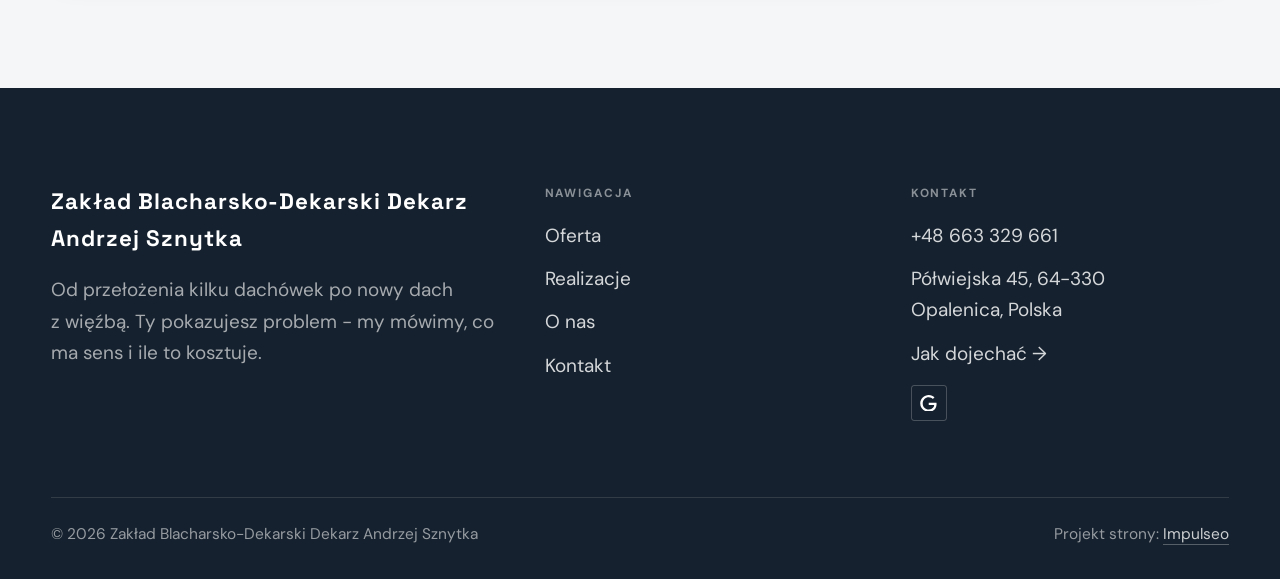
<file: kontakt.html>
<!DOCTYPE html>
<html lang="pl">
<head>
<meta charset="UTF-8">
<meta name="viewport" content="width=device-width, initial-scale=1.0">
<title>Kontakt - Zakład Blacharsko-Dekarski Dekarz Andrzej Sznytka</title>
<meta name="description" content="Kontakt Zakład Blacharsko-Dekarski Dekarz Andrzej Sznytka - Półwiejska 45, 64-330 Opalenica, Polska">
<link rel="canonical" href="https://impulseo-pl.github.io/zaklad-blacharsko-dekarski-dekarz-andrzej-sznytka-dachy-i-pokrycia-dachowe/kontakt.html">
<meta name="robots" content="noindex, nofollow">
<meta property="og:type" content="website">
<meta property="og:locale" content="pl_PL">
<meta property="og:site_name" content="Zakład Blacharsko-Dekarski Dekarz Andrzej Sznytka">
<meta property="og:title" content="Kontakt - Zakład Blacharsko-Dekarski Dekarz Andrzej Sznytka">
<meta property="og:description" content="Kontakt Zakład Blacharsko-Dekarski Dekarz Andrzej Sznytka - Półwiejska 45, 64-330 Opalenica, Polska">
<meta property="og:url" content="https://impulseo-pl.github.io/zaklad-blacharsko-dekarski-dekarz-andrzej-sznytka-dachy-i-pokrycia-dachowe/kontakt.html">
<meta property="og:image" content="https://impulseo-pl.github.io/zaklad-blacharsko-dekarski-dekarz-andrzej-sznytka-dachy-i-pokrycia-dachowe/img/og.jpg">
<meta property="og:image:width" content="1200">
<meta property="og:image:height" content="630">
<meta name="twitter:card" content="summary_large_image">
<link rel="preconnect" href="https://fonts.googleapis.com">
<link rel="preconnect" href="https://fonts.gstatic.com" crossorigin>
<link href="https://fonts.googleapis.com/css2?family=Space+Grotesk:wght@500;600;700&family=DM+Sans:opsz,wght@9..40,400;9..40,500;9..40,600&display=swap" rel="stylesheet">
<link rel="stylesheet" href="assets/styles.css?v=aa86c150">
</head>
<body>

<header class="nav">
  <div class="wrap nav-inner">
    <a class="brand" href="index.html"><span class="name">Dekarz Andrzej Sznytka</span><span class="sub">Opalenica</span></a>
    <nav class="nav-links">
      <a href="oferta.html">Oferta</a>
      <a href="realizacje.html">Realizacje</a>
      <a href="o-nas.html">O nas</a>
      <a href="kontakt.html" class="active" aria-current="page">Kontakt</a>
      <a href="tel:+48663329661" class="btn btn-accent">Umów termin na 2027</a>
    </nav>
    <button class="nav-toggle" aria-label="Menu"><span></span><span></span><span></span></button>
  </div>
</header>

<main>
<section class="pagehead">
  <img src="img/wiz-okap.jpg" alt="Zakład Blacharsko-Dekarski Dekarz Andrzej Sznytka - Zapytaj o wycenę" width="1600" height="1072" decoding="async">
  <div class="wrap">
    <span class="eyebrow">Kontakt</span>
    <h1>Zapytaj o wycenę</h1>
    <p>Odpowiemy na pytania i przygotujemy wycenę.</p>
  </div>
</section>
<section>
  <div class="wrap contact-grid">
    <div class="reveal">
      <span class="eyebrow">Dane kontaktowe</span>
      <h2 style="margin:var(--space-4) 0 var(--space-6)">Zakład Blacharsko-Dekarski Dekarz Andrzej Sznytka</h2>
      <div class="info-list">
        <div class="info-row"><div class="ic"><svg class="ico-tel" width="16" height="16" viewBox="0 0 24 24" fill="none" aria-hidden="true"><path d="M6.6 10.8a15.5 15.5 0 0 0 6.6 6.6l2.2-2.2a1 1 0 0 1 1-.24 11.4 11.4 0 0 0 3.6.58 1 1 0 0 1 1 1V20a1 1 0 0 1-1 1A17 17 0 0 1 3 4a1 1 0 0 1 1-1h3.5a1 1 0 0 1 1 1c0 1.25.2 2.46.58 3.6a1 1 0 0 1-.25 1l-2.23 2.2Z" fill="currentColor"/></svg></div><div><div class="lbl">Telefon</div><a class="val" href="tel:+48663329661">+48 663 329 661</a></div></div>
        <div class="info-row"><div class="ic"><svg class="ico-pin" width="16" height="16" viewBox="0 0 24 24" fill="none" aria-hidden="true"><path d="M12 21s7-6.1 7-11.5A7 7 0 0 0 5 9.5C5 14.9 12 21 12 21Z" stroke="currentColor" stroke-width="1.6" fill="none"/><circle cx="12" cy="9.5" r="2.4" fill="currentColor"/></svg></div><div><div class="lbl">Adres</div><div class="val">Półwiejska 45, 64-330 Opalenica, Polska</div></div></div>
      </div>
    </div>
    <div class="reveal">
      <div class="form">
        <h3 style="margin-bottom:var(--space-4)">Najszybciej telefonicznie</h3>
        <p class="muted" style="margin-bottom:var(--space-5)">Zadzwoń, opisz pomysł, a my powiemy, co i jak. Bez zobowiązań.</p>
        <a href="tel:+48663329661" class="btn btn-accent" style="justify-content:center">Zadzwoń: +48 663 329 661 <span class="arr">→</span></a>
      </div>
    </div>
  </div>
</section>
<section style="padding-top:0">
  <div class="wrap reveal">
    <iframe class="map" title="Zakład Blacharsko-Dekarski Dekarz Andrzej Sznytka - Opalenica" src="https://maps.google.com/maps?q=Zak%C5%82ad%20Blacharsko-Dekarski%20Dekarz%20Andrzej%20Sznytka%20Opalenica&z=15&output=embed" loading="lazy" referrerpolicy="no-referrer-when-downgrade"></iframe>
  </div>
</section>
</main>

<footer>
  <div class="wrap">
    <div class="foot-grid">
      <div class="foot-brand">
        <div class="name">Zakład Blacharsko-Dekarski Dekarz Andrzej Sznytka</div>
        <p>Od przełożenia kilku dachówek po nowy dach z więźbą. Ty pokazujesz problem - my mówimy, co ma sens i ile to kosztuje.</p>
      </div>
      <div class="foot-col">
        <h4>Nawigacja</h4>
        <a href="oferta.html">Oferta</a>
        <a href="realizacje.html">Realizacje</a>
        <a href="o-nas.html">O nas</a>
        <a href="kontakt.html">Kontakt</a>
      </div>
      <div class="foot-col">
        <h4>Kontakt</h4>
        <a href="tel:+48663329661">+48 663 329 661</a>
        <p>Półwiejska 45, 64-330 Opalenica, Polska</p>
        <a href="https://maps.google.com/?cid=18127014243197313237&g_mp=Cidnb29nbGUubWFwcy5wbGFjZXMudjEuUGxhY2VzLlNlYXJjaFRleHQQAhgEIAA" target="_blank" rel="noopener">Jak dojechać →</a>
      <div class="foot-soc">
        <a class="soc" href="https://maps.google.com/?cid=18127014243197313237&g_mp=Cidnb29nbGUubWFwcy5wbGFjZXMudjEuUGxhY2VzLlNlYXJjaFRleHQQAhgEIAA" target="_blank" rel="noopener" aria-label="Google - Zakład Blacharsko-Dekarski Dekarz Andrzej Sznytka"><svg viewBox="0 0 24 24" aria-hidden="true" focusable="false"><path d="M12.48 10.92v3.28h7.84c-.24 1.84-.853 3.187-1.787 4.133-1.147 1.147-2.933 2.4-6.053 2.4-4.827 0-8.6-3.893-8.6-8.72s3.773-8.72 8.6-8.72c2.6 0 4.507 1.027 5.907 2.347l2.307-2.307C18.747 1.44 16.133 0 12.48 0 5.867 0 .307 5.387.307 12s5.56 12 12.173 12c3.573 0 6.267-1.173 8.373-3.36 2.16-2.16 2.84-5.213 2.84-7.667 0-.76-.053-1.467-.173-2.053H12.48z" fill="currentColor"/></svg></a>
      </div>
      </div>
    </div>
    <div class="foot-bot">
      <span>© 2026 Zakład Blacharsko-Dekarski Dekarz Andrzej Sznytka</span>
      <span>Projekt strony: <a class="foot-credit" href="https://impulseo.pl" target="_blank" rel="noopener">Impulseo</a></span>
    </div>
  </div>
</footer>
<div class="sticky-call"><a class="sc-call" href="tel:+48663329661"><svg class="ico-tel" width="16" height="16" viewBox="0 0 24 24" fill="none" aria-hidden="true"><path d="M6.6 10.8a15.5 15.5 0 0 0 6.6 6.6l2.2-2.2a1 1 0 0 1 1-.24 11.4 11.4 0 0 0 3.6.58 1 1 0 0 1 1 1V20a1 1 0 0 1-1 1A17 17 0 0 1 3 4a1 1 0 0 1 1-1h3.5a1 1 0 0 1 1 1c0 1.25.2 2.46.58 3.6a1 1 0 0 1-.25 1l-2.23 2.2Z" fill="currentColor"/></svg> Zadzwoń</a><a class="sc-quote" href="kontakt.html">Bezpłatna wycena</a></div>
<div class="demo-wazne" data-do="2026-08-25" data-cykl="3" hidden><svg class="dw-ico" width="13" height="13" viewBox="0 0 24 24" fill="none" aria-hidden="true"><circle cx="12" cy="12" r="8.6" stroke="currentColor" stroke-width="1.8"/><path d="M12 7.2V12l3.3 2" stroke="currentColor" stroke-width="1.8" stroke-linecap="round"/></svg><span class="dw-txt"></span></div>

<script src="assets/main.js"></script>
</body>
</html>
</file>
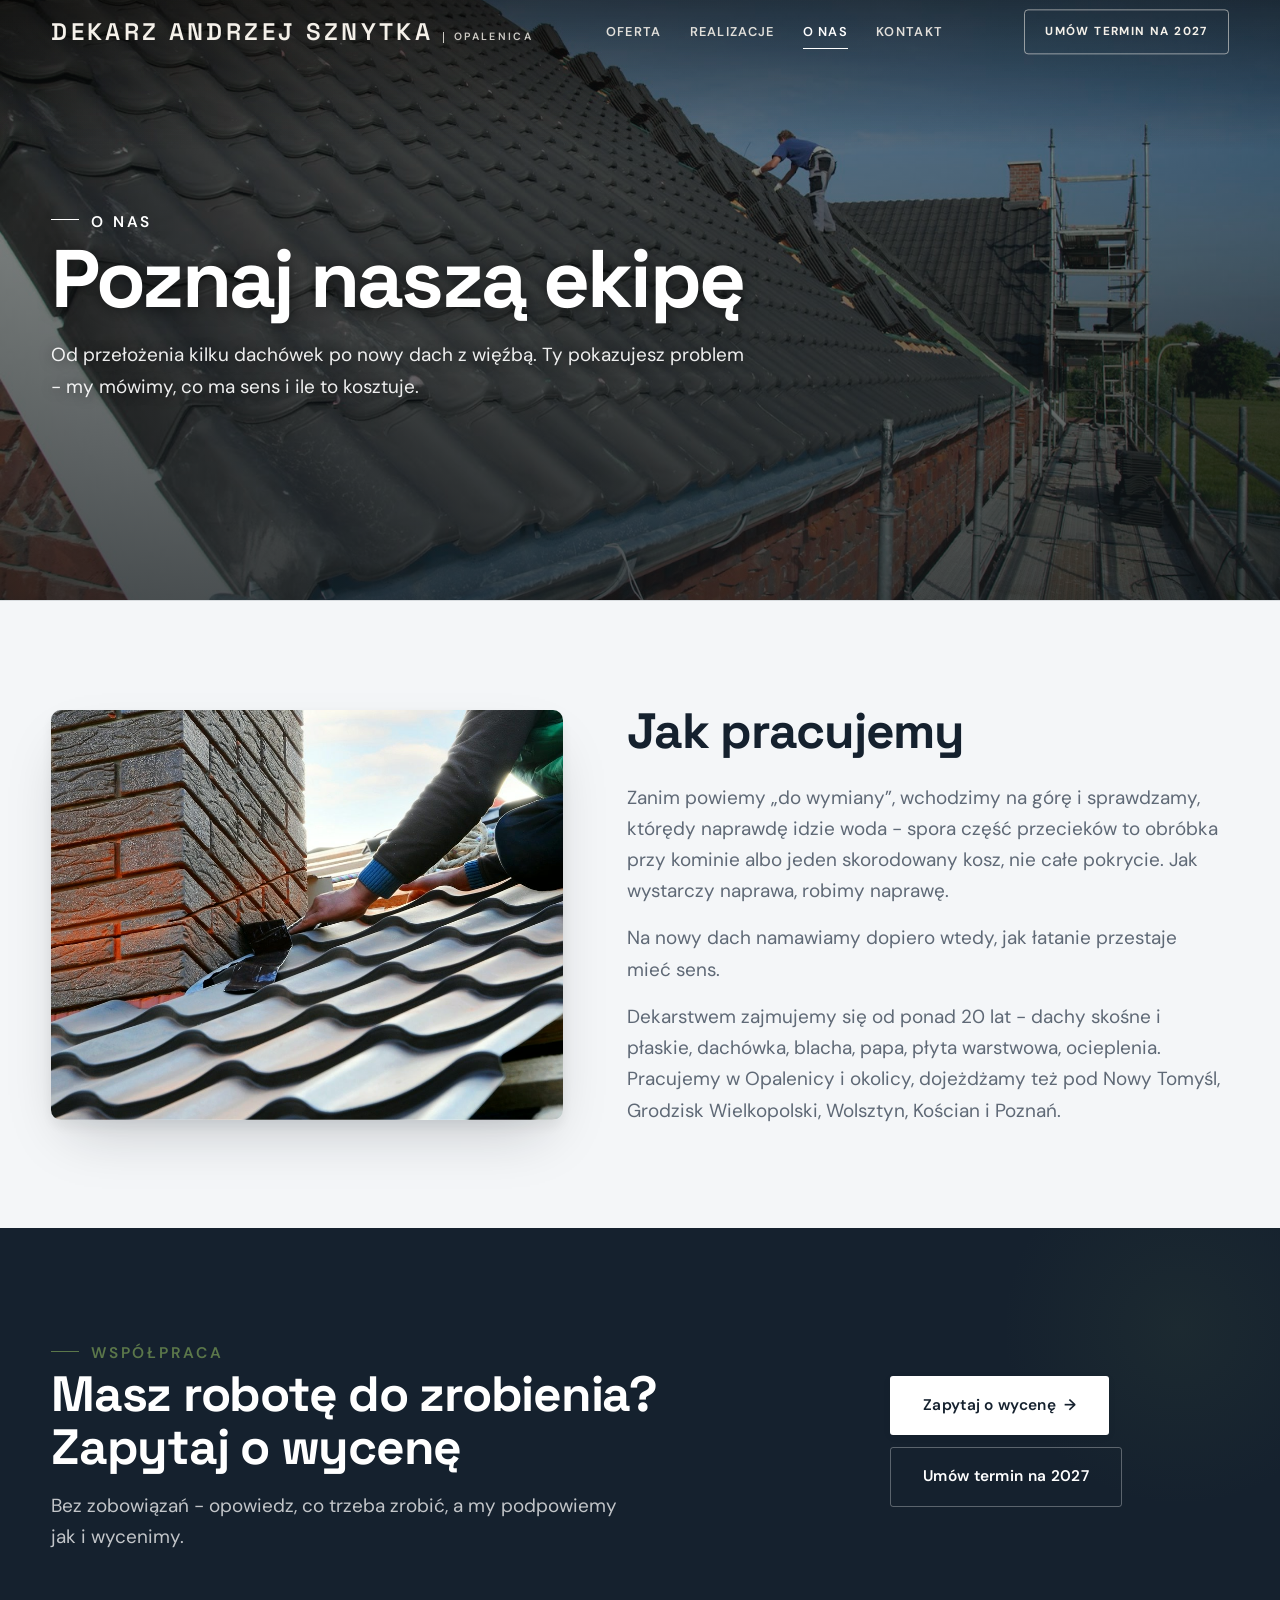
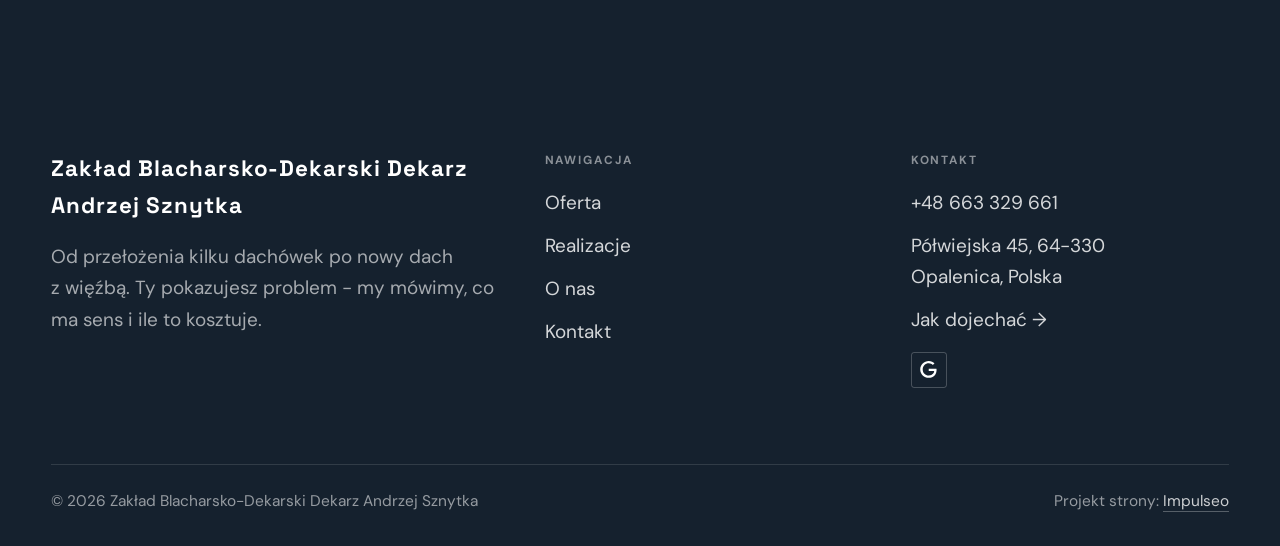
<file: o-nas.html>
<!DOCTYPE html>
<html lang="pl">
<head>
<meta charset="UTF-8">
<meta name="viewport" content="width=device-width, initial-scale=1.0">
<title>O nas - Zakład Blacharsko-Dekarski Dekarz Andrzej Sznytka</title>
<meta name="description" content="Dekarz w Opalenicy: nowe pokrycia, remonty dachów, więźba, rynny i obróbki. Bezpłatny pomiar, cena przed robotą. Zadzwoń: +48 663 329 661.">
<link rel="canonical" href="https://impulseo-pl.github.io/zaklad-blacharsko-dekarski-dekarz-andrzej-sznytka-dachy-i-pokrycia-dachowe/o-nas.html">
<meta name="robots" content="noindex, nofollow">
<meta property="og:type" content="website">
<meta property="og:locale" content="pl_PL">
<meta property="og:site_name" content="Zakład Blacharsko-Dekarski Dekarz Andrzej Sznytka">
<meta property="og:title" content="O nas - Zakład Blacharsko-Dekarski Dekarz Andrzej Sznytka">
<meta property="og:description" content="Dekarz w Opalenicy: nowe pokrycia, remonty dachów, więźba, rynny i obróbki. Bezpłatny pomiar, cena przed robotą. Zadzwoń: +48 663 329 661.">
<meta property="og:url" content="https://impulseo-pl.github.io/zaklad-blacharsko-dekarski-dekarz-andrzej-sznytka-dachy-i-pokrycia-dachowe/o-nas.html">
<meta property="og:image" content="https://impulseo-pl.github.io/zaklad-blacharsko-dekarski-dekarz-andrzej-sznytka-dachy-i-pokrycia-dachowe/img/og.jpg">
<meta property="og:image:width" content="1200">
<meta property="og:image:height" content="630">
<meta name="twitter:card" content="summary_large_image">
<link rel="preconnect" href="https://fonts.googleapis.com">
<link rel="preconnect" href="https://fonts.gstatic.com" crossorigin>
<link href="https://fonts.googleapis.com/css2?family=Space+Grotesk:wght@500;600;700&family=DM+Sans:opsz,wght@9..40,400;9..40,500;9..40,600&display=swap" rel="stylesheet">
<link rel="stylesheet" href="assets/styles.css?v=aa86c150">
</head>
<body>

<header class="nav">
  <div class="wrap nav-inner">
    <a class="brand" href="index.html"><span class="name">Dekarz Andrzej Sznytka</span><span class="sub">Opalenica</span></a>
    <nav class="nav-links">
      <a href="oferta.html">Oferta</a>
      <a href="realizacje.html">Realizacje</a>
      <a href="o-nas.html" class="active" aria-current="page">O nas</a>
      <a href="kontakt.html">Kontakt</a>
      <a href="tel:+48663329661" class="btn btn-accent">Umów termin na 2027</a>
    </nav>
    <button class="nav-toggle" aria-label="Menu"><span></span><span></span><span></span></button>
  </div>
</header>

<main>
<section class="pagehead">
  <img src="img/wiz-praca.jpg" alt="Zakład Blacharsko-Dekarski Dekarz Andrzej Sznytka - Poznaj naszą ekipę" width="1600" height="1068" decoding="async">
  <div class="wrap">
    <span class="eyebrow">O nas</span>
    <h1>Poznaj naszą ekipę</h1>
    <p>Od przełożenia kilku dachówek po nowy dach z więźbą. Ty pokazujesz problem - my mówimy, co ma sens i ile to kosztuje.</p>
  </div>
</section>
<section>
  <div class="wrap split">
    <div class="split-art reveal"><img src="img/wiz-komin.jpg" alt="Więźba dachowa i pokrycie z dachówki - realizacja zakładu" loading="lazy" width="1235" height="800" decoding="async"></div>
    <div class="split-copy reveal">
      <h2>Jak pracujemy</h2>
      <p class="muted">Zanim powiemy „do wymiany”, wchodzimy na górę i sprawdzamy, którędy naprawdę idzie woda - spora część przecieków to obróbka przy kominie albo jeden skorodowany kosz, nie całe pokrycie. Jak wystarczy naprawa, robimy naprawę.</p>
      <p class="muted">Na nowy dach namawiamy dopiero wtedy, jak łatanie przestaje mieć sens.</p>
      <p class="muted">Dekarstwem zajmujemy się od ponad 20 lat - dachy skośne i płaskie, dachówka, blacha, papa, płyta warstwowa, ocieplenia. Pracujemy w Opalenicy i okolicy, dojeżdżamy też pod Nowy Tomyśl, Grodzisk Wielkopolski, Wolsztyn, Kościan i Poznań.</p>
    </div>
  </div>
</section>


<section class="cta">
  <div class="wrap">
    <div class="reveal">
      <span class="eyebrow">Współpraca</span>
      <h2>Masz robotę do zrobienia? Zapytaj o wycenę</h2>
      <p>Bez zobowiązań - opowiedz, co trzeba zrobić, a my podpowiemy jak i wycenimy.</p>
    </div>
    <div class="cta-actions reveal">
      <a href="kontakt.html" class="btn btn-light">Zapytaj o wycenę <span class="arr">→</span></a>
      <a href="tel:+48663329661" class="btn btn-ghost btn-ghost-cta">Umów termin na 2027</a>
    </div>
  </div>
</section>
</main>

<footer>
  <div class="wrap">
    <div class="foot-grid">
      <div class="foot-brand">
        <div class="name">Zakład Blacharsko-Dekarski Dekarz Andrzej Sznytka</div>
        <p>Od przełożenia kilku dachówek po nowy dach z więźbą. Ty pokazujesz problem - my mówimy, co ma sens i ile to kosztuje.</p>
      </div>
      <div class="foot-col">
        <h4>Nawigacja</h4>
        <a href="oferta.html">Oferta</a>
        <a href="realizacje.html">Realizacje</a>
        <a href="o-nas.html">O nas</a>
        <a href="kontakt.html">Kontakt</a>
      </div>
      <div class="foot-col">
        <h4>Kontakt</h4>
        <a href="tel:+48663329661">+48 663 329 661</a>
        <p>Półwiejska 45, 64-330 Opalenica, Polska</p>
        <a href="https://maps.google.com/?cid=18127014243197313237&g_mp=Cidnb29nbGUubWFwcy5wbGFjZXMudjEuUGxhY2VzLlNlYXJjaFRleHQQAhgEIAA" target="_blank" rel="noopener">Jak dojechać →</a>
      <div class="foot-soc">
        <a class="soc" href="https://maps.google.com/?cid=18127014243197313237&g_mp=Cidnb29nbGUubWFwcy5wbGFjZXMudjEuUGxhY2VzLlNlYXJjaFRleHQQAhgEIAA" target="_blank" rel="noopener" aria-label="Google - Zakład Blacharsko-Dekarski Dekarz Andrzej Sznytka"><svg viewBox="0 0 24 24" aria-hidden="true" focusable="false"><path d="M12.48 10.92v3.28h7.84c-.24 1.84-.853 3.187-1.787 4.133-1.147 1.147-2.933 2.4-6.053 2.4-4.827 0-8.6-3.893-8.6-8.72s3.773-8.72 8.6-8.72c2.6 0 4.507 1.027 5.907 2.347l2.307-2.307C18.747 1.44 16.133 0 12.48 0 5.867 0 .307 5.387.307 12s5.56 12 12.173 12c3.573 0 6.267-1.173 8.373-3.36 2.16-2.16 2.84-5.213 2.84-7.667 0-.76-.053-1.467-.173-2.053H12.48z" fill="currentColor"/></svg></a>
      </div>
      </div>
    </div>
    <div class="foot-bot">
      <span>© 2026 Zakład Blacharsko-Dekarski Dekarz Andrzej Sznytka</span>
      <span>Projekt strony: <a class="foot-credit" href="https://impulseo.pl" target="_blank" rel="noopener">Impulseo</a></span>
    </div>
  </div>
</footer>
<div class="sticky-call"><a class="sc-call" href="tel:+48663329661"><svg class="ico-tel" width="16" height="16" viewBox="0 0 24 24" fill="none" aria-hidden="true"><path d="M6.6 10.8a15.5 15.5 0 0 0 6.6 6.6l2.2-2.2a1 1 0 0 1 1-.24 11.4 11.4 0 0 0 3.6.58 1 1 0 0 1 1 1V20a1 1 0 0 1-1 1A17 17 0 0 1 3 4a1 1 0 0 1 1-1h3.5a1 1 0 0 1 1 1c0 1.25.2 2.46.58 3.6a1 1 0 0 1-.25 1l-2.23 2.2Z" fill="currentColor"/></svg> Zadzwoń</a><a class="sc-quote" href="kontakt.html">Bezpłatna wycena</a></div>
<div class="demo-wazne" data-do="2026-08-25" data-cykl="3" hidden><svg class="dw-ico" width="13" height="13" viewBox="0 0 24 24" fill="none" aria-hidden="true"><circle cx="12" cy="12" r="8.6" stroke="currentColor" stroke-width="1.8"/><path d="M12 7.2V12l3.3 2" stroke="currentColor" stroke-width="1.8" stroke-linecap="round"/></svg><span class="dw-txt"></span></div>

<script src="assets/main.js"></script>
</body>
</html>
</file>
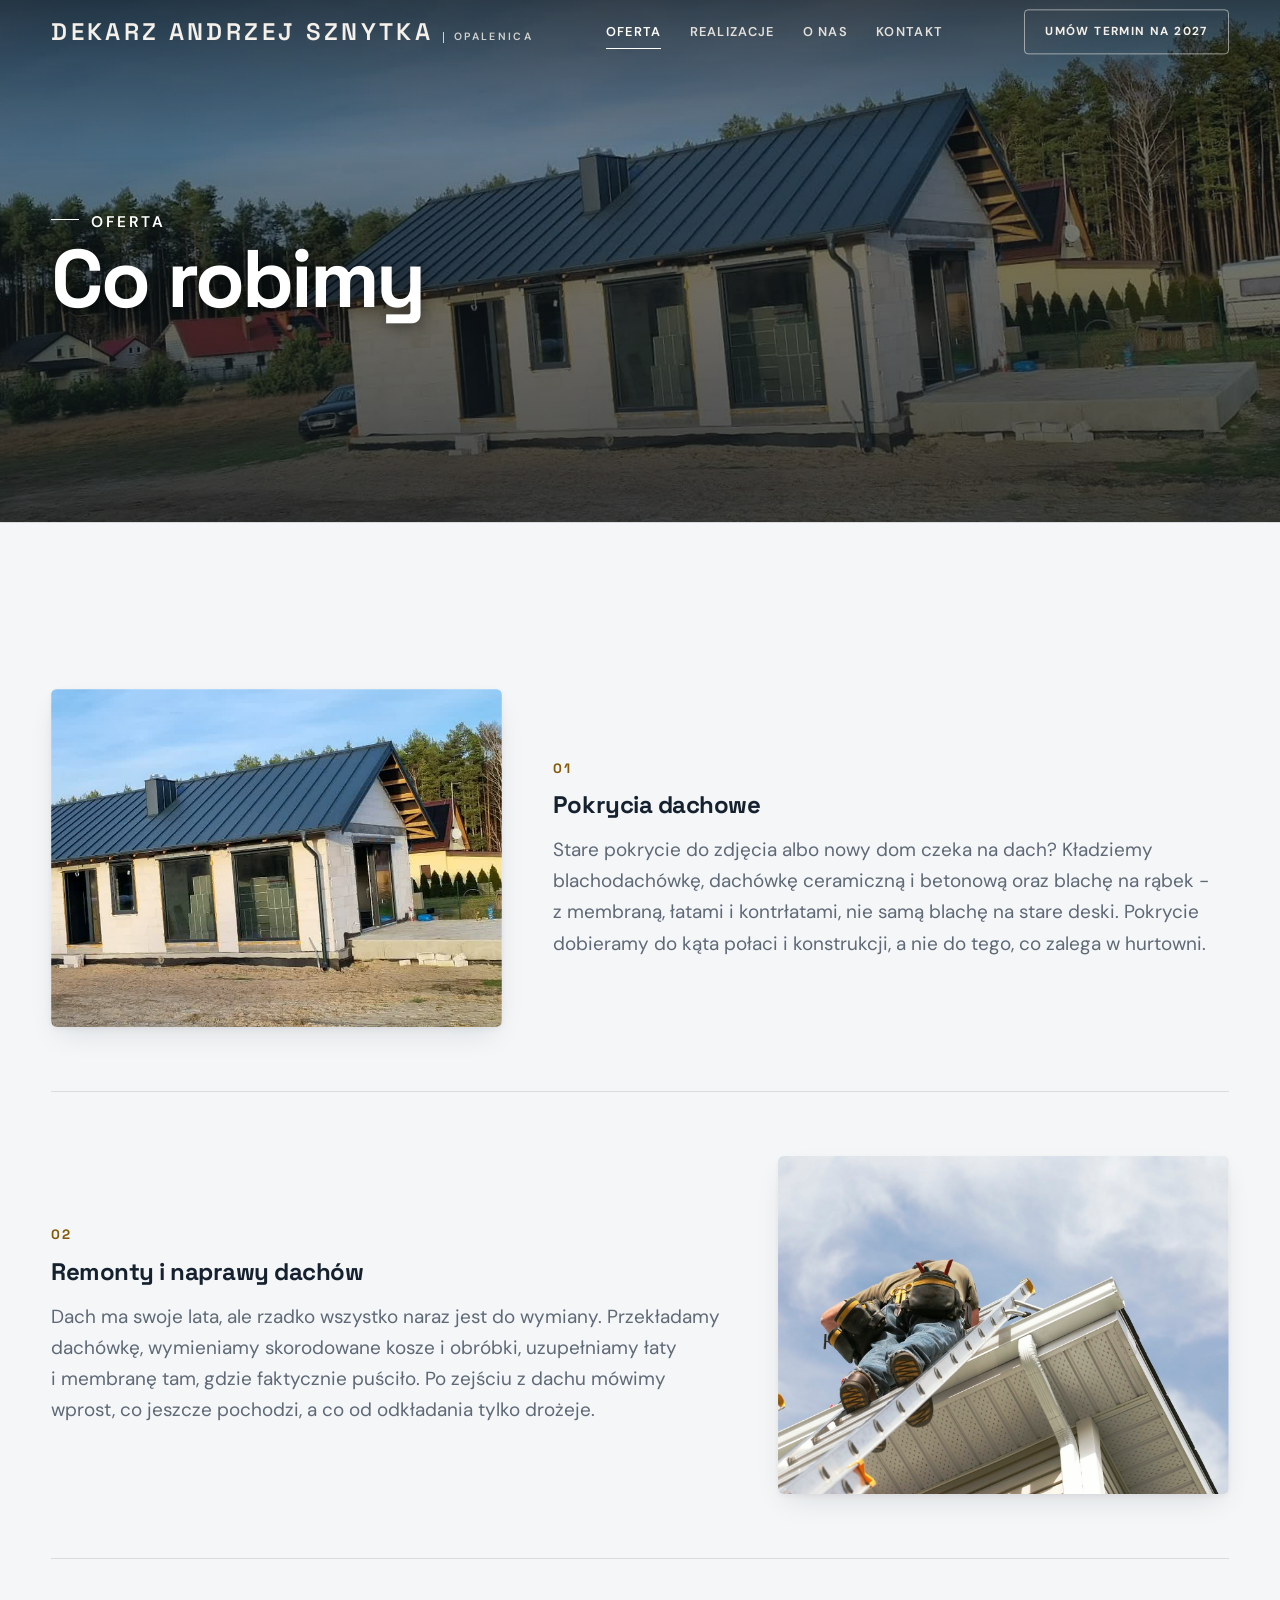
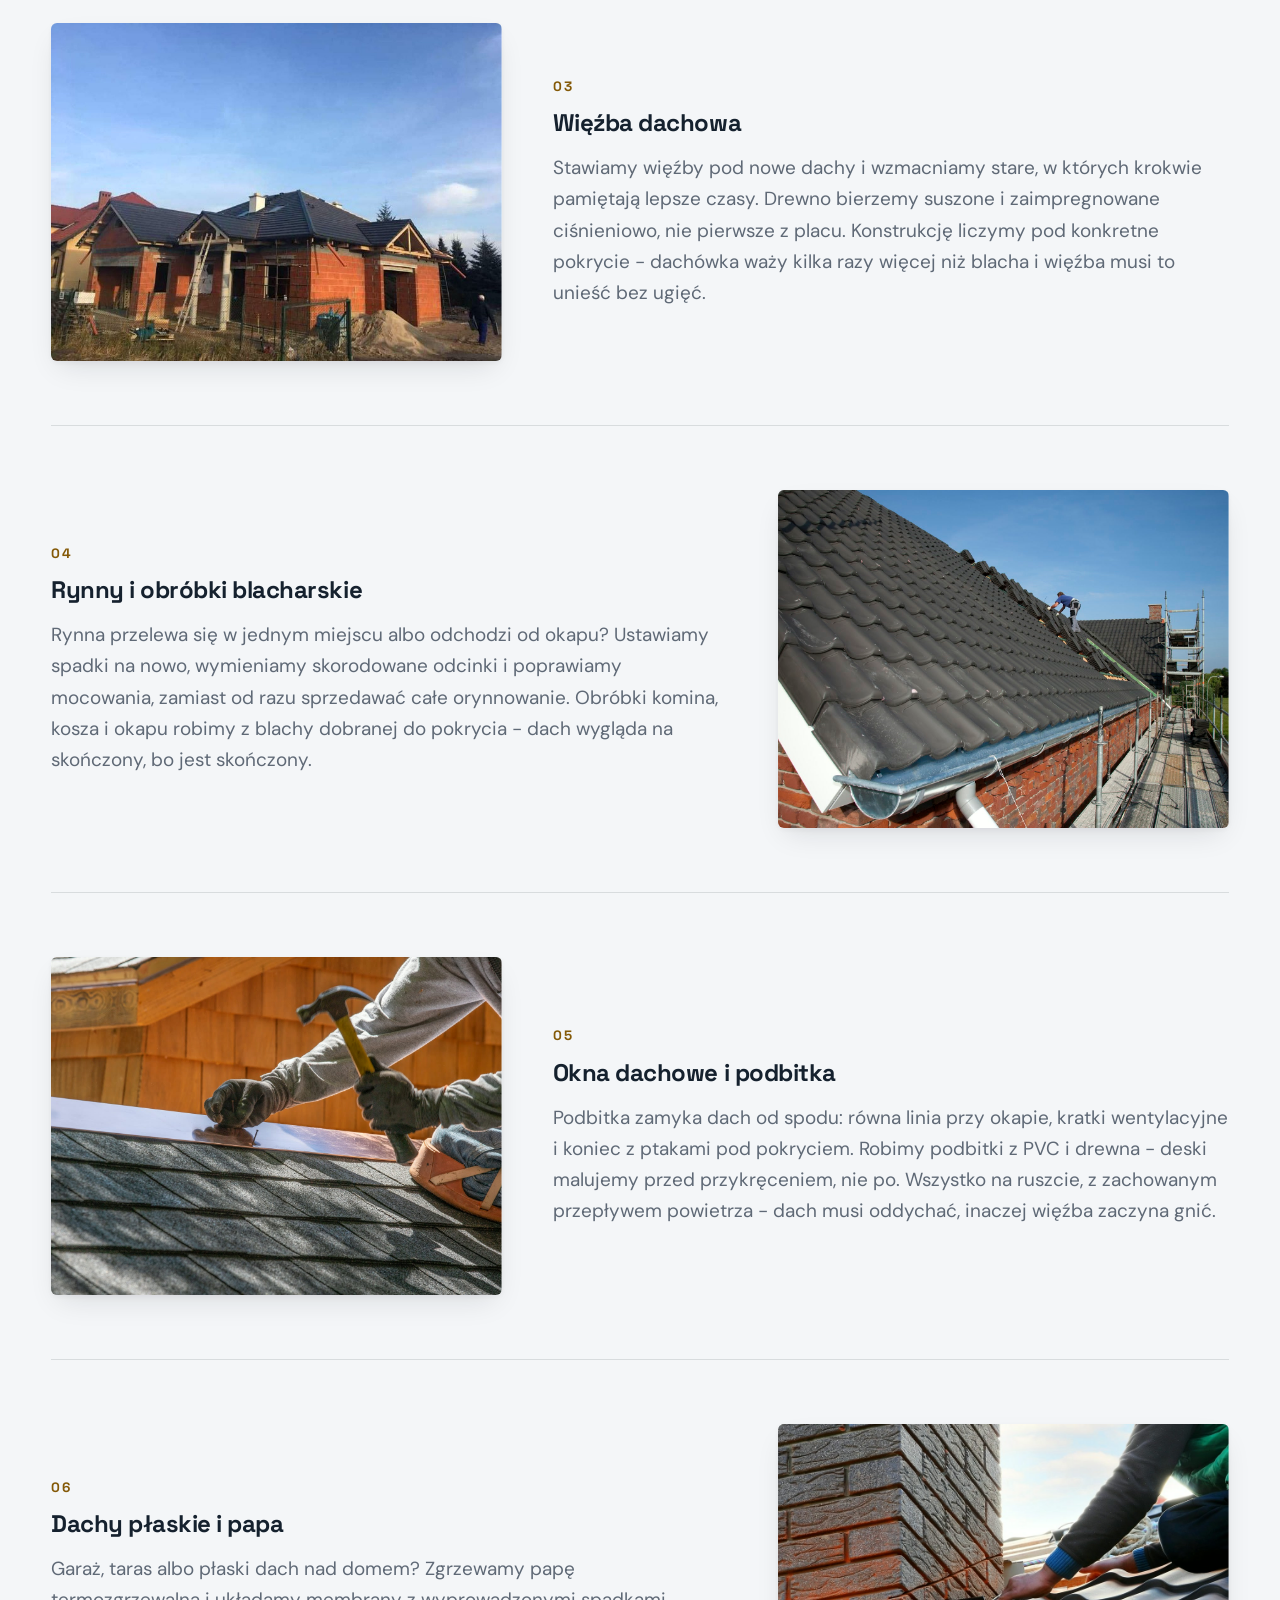
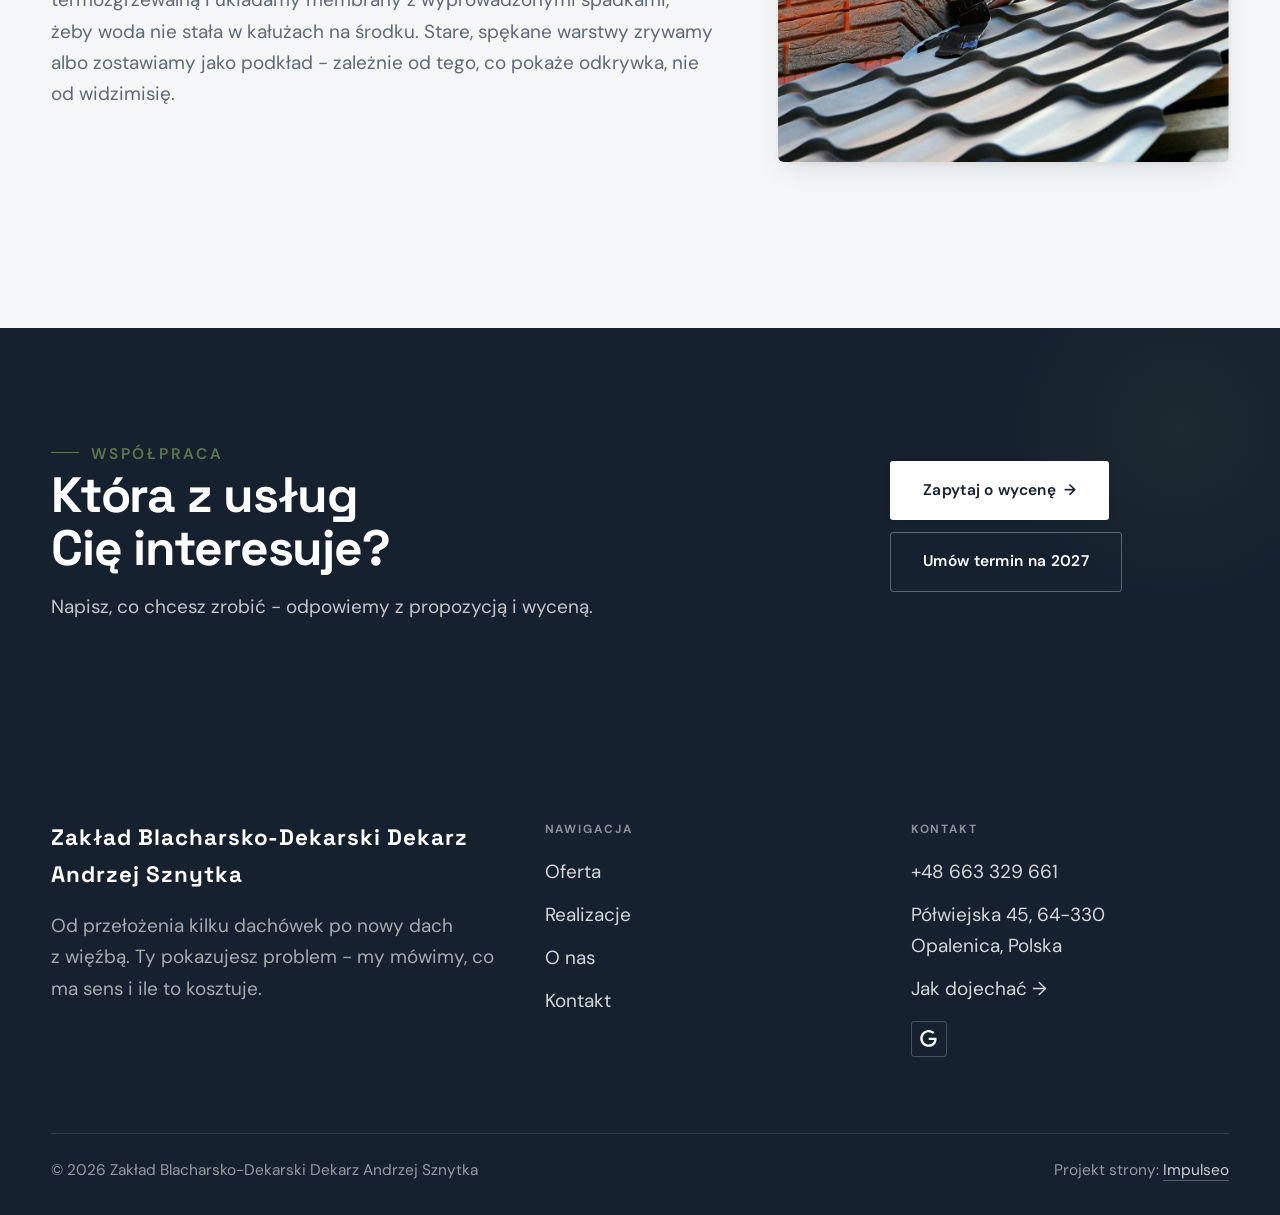
<file: oferta.html>
<!DOCTYPE html>
<html lang="pl">
<head>
<meta charset="UTF-8">
<meta name="viewport" content="width=device-width, initial-scale=1.0">
<title>Oferta - Zakład Blacharsko-Dekarski Dekarz Andrzej Sznytka</title>
<meta name="description" content="Dekarz w Opalenicy: nowe pokrycia, remonty dachów, więźba, rynny i obróbki. Bezpłatny pomiar, cena przed robotą. Zadzwoń: +48 663 329 661.">
<link rel="canonical" href="https://impulseo-pl.github.io/zaklad-blacharsko-dekarski-dekarz-andrzej-sznytka-dachy-i-pokrycia-dachowe/oferta.html">
<meta name="robots" content="noindex, nofollow">
<meta property="og:type" content="website">
<meta property="og:locale" content="pl_PL">
<meta property="og:site_name" content="Zakład Blacharsko-Dekarski Dekarz Andrzej Sznytka">
<meta property="og:title" content="Oferta - Zakład Blacharsko-Dekarski Dekarz Andrzej Sznytka">
<meta property="og:description" content="Dekarz w Opalenicy: nowe pokrycia, remonty dachów, więźba, rynny i obróbki. Bezpłatny pomiar, cena przed robotą. Zadzwoń: +48 663 329 661.">
<meta property="og:url" content="https://impulseo-pl.github.io/zaklad-blacharsko-dekarski-dekarz-andrzej-sznytka-dachy-i-pokrycia-dachowe/oferta.html">
<meta property="og:image" content="https://impulseo-pl.github.io/zaklad-blacharsko-dekarski-dekarz-andrzej-sznytka-dachy-i-pokrycia-dachowe/img/og.jpg">
<meta property="og:image:width" content="1200">
<meta property="og:image:height" content="630">
<meta name="twitter:card" content="summary_large_image">
<link rel="preconnect" href="https://fonts.googleapis.com">
<link rel="preconnect" href="https://fonts.gstatic.com" crossorigin>
<link href="https://fonts.googleapis.com/css2?family=Space+Grotesk:wght@500;600;700&family=DM+Sans:opsz,wght@9..40,400;9..40,500;9..40,600&display=swap" rel="stylesheet">
<link rel="stylesheet" href="assets/styles.css?v=aa86c150">
</head>
<body>

<header class="nav">
  <div class="wrap nav-inner">
    <a class="brand" href="index.html"><span class="name">Dekarz Andrzej Sznytka</span><span class="sub">Opalenica</span></a>
    <nav class="nav-links">
      <a href="oferta.html" class="active" aria-current="page">Oferta</a>
      <a href="realizacje.html">Realizacje</a>
      <a href="o-nas.html">O nas</a>
      <a href="kontakt.html">Kontakt</a>
      <a href="tel:+48663329661" class="btn btn-accent">Umów termin na 2027</a>
    </nav>
    <button class="nav-toggle" aria-label="Menu"><span></span><span></span><span></span></button>
  </div>
</header>

<main>
<section class="pagehead">
  <img src="img/real-dach-rabek.jpg" alt="Zakład Blacharsko-Dekarski Dekarz Andrzej Sznytka - Co robimy" width="1920" height="786" decoding="async">
  <div class="wrap">
    <span class="eyebrow">Oferta</span>
    <h1>Co robimy</h1>
  </div>
</section>
<section>
  <div class="wrap">
    <div class="svc-row reveal">
      <div class="svc-row-art"><img src="img/real-rabek-detal.jpg" alt="Pokrycia dachowe - blacha na rąbek stojący" width="1440" height="1024" decoding="async"></div>
      <div>
        <span class="num">01</span>
        <h3>Pokrycia dachowe</h3>
        <p class="muted">Stare pokrycie do zdjęcia albo nowy dom czeka na dach? Kładziemy blachodachówkę, dachówkę ceramiczną i betonową oraz blachę na rąbek - z membraną, łatami i kontrłatami, nie samą blachę na stare deski. Pokrycie dobieramy do kąta połaci i konstrukcji, a nie do tego, co zalega w hurtowni.</p>
      </div>
    </div>
    <div class="svc-row rev reveal">
      <div class="svc-row-art"><img src="img/wiz-okap.jpg" alt="Remonty i naprawy dachów" loading="lazy" width="1600" height="1072" decoding="async"></div>
      <div>
        <span class="num">02</span>
        <h3>Remonty i naprawy dachów</h3>
        <p class="muted">Dach ma swoje lata, ale rzadko wszystko naraz jest do wymiany. Przekładamy dachówkę, wymieniamy skorodowane kosze i obróbki, uzupełniamy łaty i membranę tam, gdzie faktycznie puściło. Po zejściu z dachu mówimy wprost, co jeszcze pochodzi, a co od odkładania tylko drożeje.</p>
      </div>
    </div>
    <div class="svc-row reveal">
      <div class="svc-row-art"><img src="img/real-dachowka.jpg" alt="Więźba dachowa i nowe pokrycie" width="1440" height="1080" decoding="async"></div>
      <div>
        <span class="num">03</span>
        <h3>Więźba dachowa</h3>
        <p class="muted">Stawiamy więźby pod nowe dachy i wzmacniamy stare, w których krokwie pamiętają lepsze czasy. Drewno bierzemy suszone i zaimpregnowane ciśnieniowo, nie pierwsze z placu. Konstrukcję liczymy pod konkretne pokrycie - dachówka waży kilka razy więcej niż blacha i więźba musi to unieść bez ugięć.</p>
      </div>
    </div>
    <div class="svc-row rev reveal">
      <div class="svc-row-art"><img src="img/wiz-praca.jpg" alt="Rynny i obróbki blacharskie" width="1600" height="1068" decoding="async"></div>
      <div>
        <span class="num">04</span>
        <h3>Rynny i obróbki blacharskie</h3>
        <p class="muted">Rynna przelewa się w jednym miejscu albo odchodzi od okapu? Ustawiamy spadki na nowo, wymieniamy skorodowane odcinki i poprawiamy mocowania, zamiast od razu sprzedawać całe orynnowanie. Obróbki komina, kosza i okapu robimy z blachy dobranej do pokrycia - dach wygląda na skończony, bo jest skończony.</p>
      </div>
    </div>
    <div class="svc-row reveal">
      <div class="svc-row-art"><img src="img/wiz-gont.jpg" alt="Okna dachowe i podbitka" loading="lazy" width="1600" height="1082" decoding="async"></div>
      <div>
        <span class="num">05</span>
        <h3>Okna dachowe i podbitka</h3>
        <p class="muted">Podbitka zamyka dach od spodu: równa linia przy okapie, kratki wentylacyjne i koniec z ptakami pod pokryciem. Robimy podbitki z PVC i drewna - deski malujemy przed przykręceniem, nie po. Wszystko na ruszcie, z zachowanym przepływem powietrza - dach musi oddychać, inaczej więźba zaczyna gnić.</p>
      </div>
    </div>
    <div class="svc-row rev reveal">
      <div class="svc-row-art"><img src="img/wiz-komin.jpg" alt="Dachy płaskie i papa" loading="lazy" width="1235" height="800" decoding="async"></div>
      <div>
        <span class="num">06</span>
        <h3>Dachy płaskie i papa</h3>
        <p class="muted">Garaż, taras albo płaski dach nad domem? Zgrzewamy papę termozgrzewalną i układamy membrany z wyprowadzonymi spadkami, żeby woda nie stała w kałużach na środku. Stare, spękane warstwy zrywamy albo zostawiamy jako podkład - zależnie od tego, co pokaże odkrywka, nie od widzimisię.</p>
      </div>
    </div>
  </div>
</section>

<section class="cta">
  <div class="wrap">
    <div class="reveal">
      <span class="eyebrow">Współpraca</span>
      <h2>Która z usług Cię interesuje?</h2>
      <p>Napisz, co chcesz zrobić - odpowiemy z propozycją i wyceną.</p>
    </div>
    <div class="cta-actions reveal">
      <a href="kontakt.html" class="btn btn-light">Zapytaj o wycenę <span class="arr">→</span></a>
      <a href="tel:+48663329661" class="btn btn-ghost btn-ghost-cta">Umów termin na 2027</a>
    </div>
  </div>
</section>
</main>

<footer>
  <div class="wrap">
    <div class="foot-grid">
      <div class="foot-brand">
        <div class="name">Zakład Blacharsko-Dekarski Dekarz Andrzej Sznytka</div>
        <p>Od przełożenia kilku dachówek po nowy dach z więźbą. Ty pokazujesz problem - my mówimy, co ma sens i ile to kosztuje.</p>
      </div>
      <div class="foot-col">
        <h4>Nawigacja</h4>
        <a href="oferta.html">Oferta</a>
        <a href="realizacje.html">Realizacje</a>
        <a href="o-nas.html">O nas</a>
        <a href="kontakt.html">Kontakt</a>
      </div>
      <div class="foot-col">
        <h4>Kontakt</h4>
        <a href="tel:+48663329661">+48 663 329 661</a>
        <p>Półwiejska 45, 64-330 Opalenica, Polska</p>
        <a href="https://maps.google.com/?cid=18127014243197313237&g_mp=Cidnb29nbGUubWFwcy5wbGFjZXMudjEuUGxhY2VzLlNlYXJjaFRleHQQAhgEIAA" target="_blank" rel="noopener">Jak dojechać →</a>
      <div class="foot-soc">
        <a class="soc" href="https://maps.google.com/?cid=18127014243197313237&g_mp=Cidnb29nbGUubWFwcy5wbGFjZXMudjEuUGxhY2VzLlNlYXJjaFRleHQQAhgEIAA" target="_blank" rel="noopener" aria-label="Google - Zakład Blacharsko-Dekarski Dekarz Andrzej Sznytka"><svg viewBox="0 0 24 24" aria-hidden="true" focusable="false"><path d="M12.48 10.92v3.28h7.84c-.24 1.84-.853 3.187-1.787 4.133-1.147 1.147-2.933 2.4-6.053 2.4-4.827 0-8.6-3.893-8.6-8.72s3.773-8.72 8.6-8.72c2.6 0 4.507 1.027 5.907 2.347l2.307-2.307C18.747 1.44 16.133 0 12.48 0 5.867 0 .307 5.387.307 12s5.56 12 12.173 12c3.573 0 6.267-1.173 8.373-3.36 2.16-2.16 2.84-5.213 2.84-7.667 0-.76-.053-1.467-.173-2.053H12.48z" fill="currentColor"/></svg></a>
      </div>
      </div>
    </div>
    <div class="foot-bot">
      <span>© 2026 Zakład Blacharsko-Dekarski Dekarz Andrzej Sznytka</span>
      <span>Projekt strony: <a class="foot-credit" href="https://impulseo.pl" target="_blank" rel="noopener">Impulseo</a></span>
    </div>
  </div>
</footer>
<div class="sticky-call"><a class="sc-call" href="tel:+48663329661"><svg class="ico-tel" width="16" height="16" viewBox="0 0 24 24" fill="none" aria-hidden="true"><path d="M6.6 10.8a15.5 15.5 0 0 0 6.6 6.6l2.2-2.2a1 1 0 0 1 1-.24 11.4 11.4 0 0 0 3.6.58 1 1 0 0 1 1 1V20a1 1 0 0 1-1 1A17 17 0 0 1 3 4a1 1 0 0 1 1-1h3.5a1 1 0 0 1 1 1c0 1.25.2 2.46.58 3.6a1 1 0 0 1-.25 1l-2.23 2.2Z" fill="currentColor"/></svg> Zadzwoń</a><a class="sc-quote" href="kontakt.html">Bezpłatna wycena</a></div>
<div class="demo-wazne" data-do="2026-08-25" data-cykl="3" hidden><svg class="dw-ico" width="13" height="13" viewBox="0 0 24 24" fill="none" aria-hidden="true"><circle cx="12" cy="12" r="8.6" stroke="currentColor" stroke-width="1.8"/><path d="M12 7.2V12l3.3 2" stroke="currentColor" stroke-width="1.8" stroke-linecap="round"/></svg><span class="dw-txt"></span></div>

<script src="assets/main.js"></script>
</body>
</html>
</file>
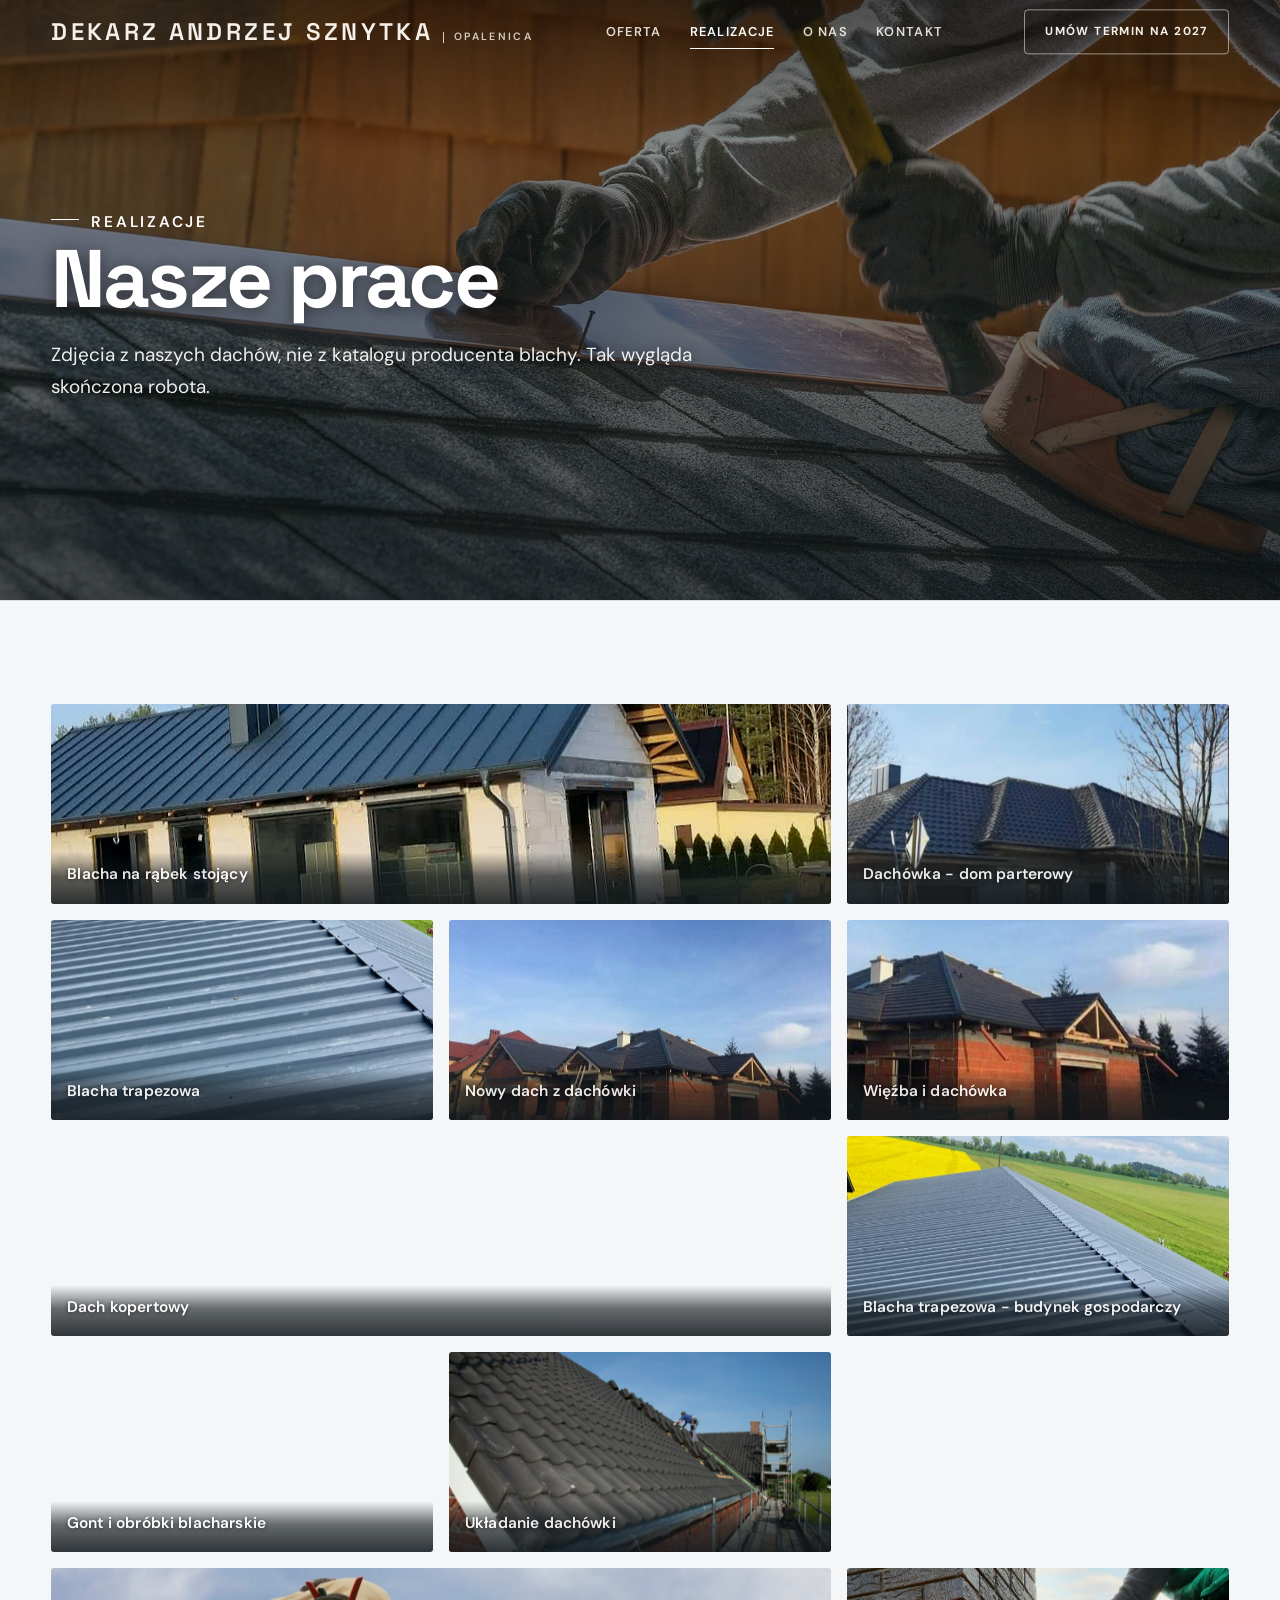
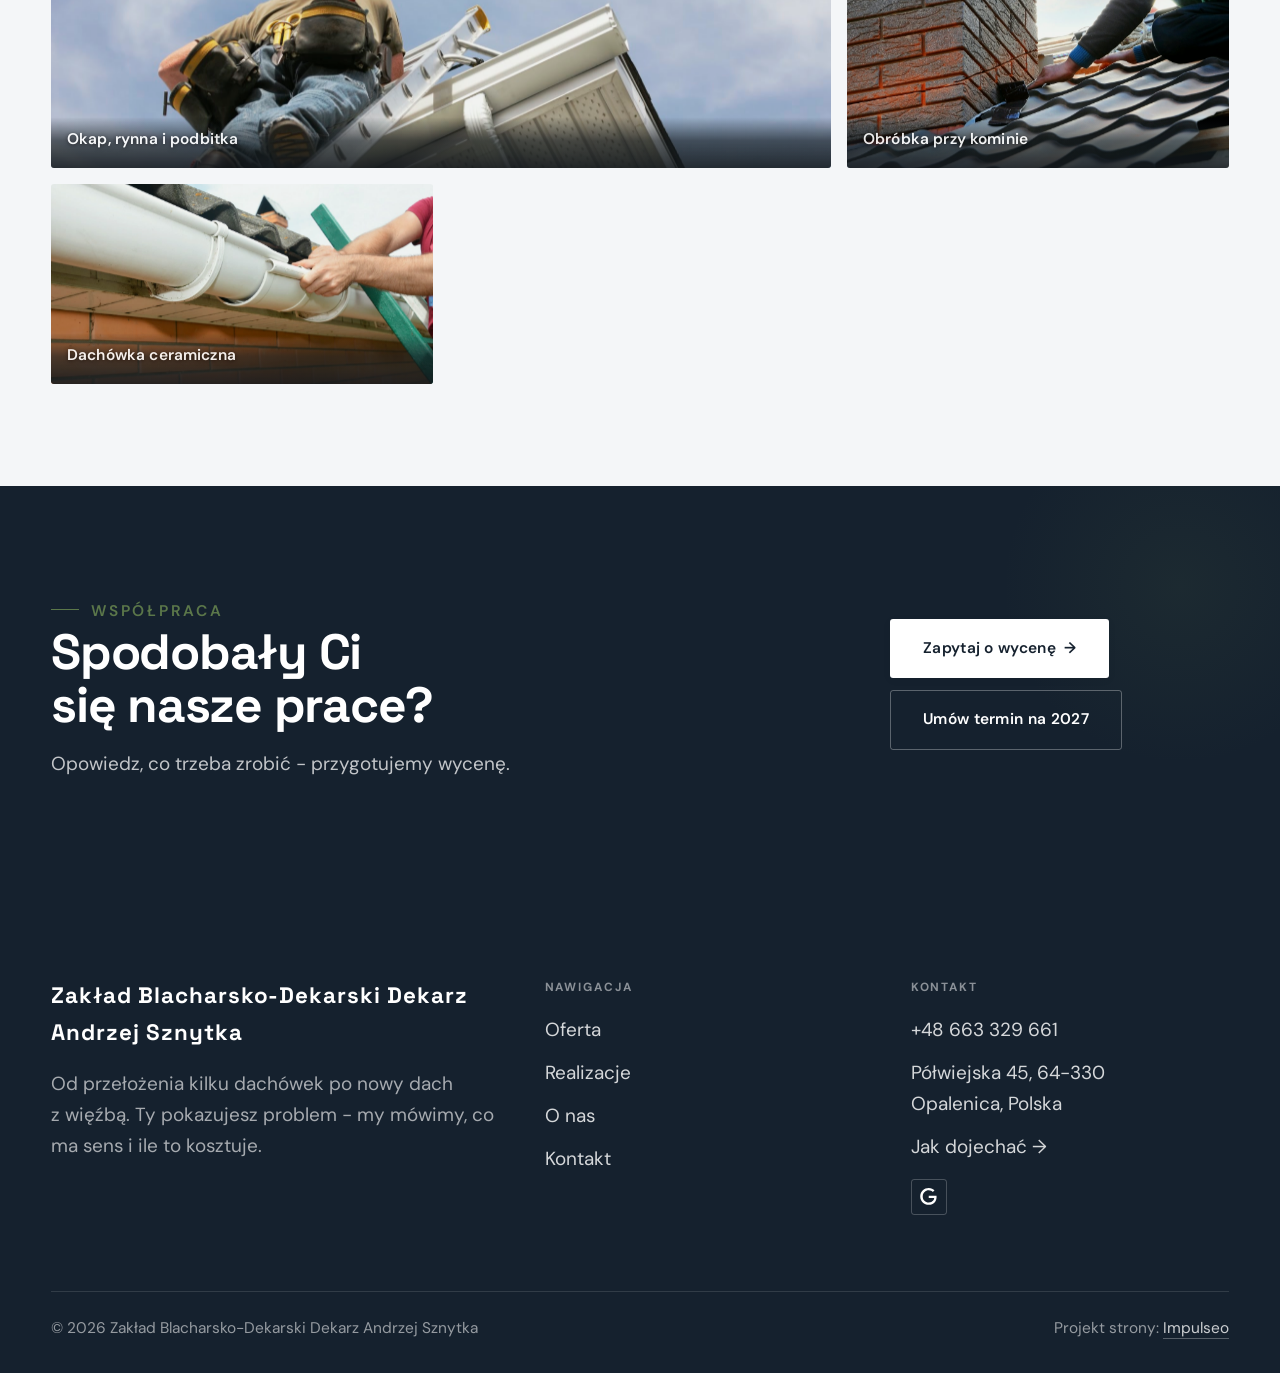
<file: realizacje.html>
<!DOCTYPE html>
<html lang="pl">
<head>
<meta charset="UTF-8">
<meta name="viewport" content="width=device-width, initial-scale=1.0">
<title>Realizacje - Zakład Blacharsko-Dekarski Dekarz Andrzej Sznytka</title>
<meta name="description" content="Realizacje Zakład Blacharsko-Dekarski Dekarz Andrzej Sznytka: Dach z blachodachówki, Dachówka ceramiczna, Więźba i membrana, Obróbki przy kominie, Okno dachowe">
<link rel="canonical" href="https://impulseo-pl.github.io/zaklad-blacharsko-dekarski-dekarz-andrzej-sznytka-dachy-i-pokrycia-dachowe/realizacje.html">
<meta name="robots" content="noindex, nofollow">
<meta property="og:type" content="website">
<meta property="og:locale" content="pl_PL">
<meta property="og:site_name" content="Zakład Blacharsko-Dekarski Dekarz Andrzej Sznytka">
<meta property="og:title" content="Realizacje - Zakład Blacharsko-Dekarski Dekarz Andrzej Sznytka">
<meta property="og:description" content="Realizacje Zakład Blacharsko-Dekarski Dekarz Andrzej Sznytka: Dach z blachodachówki, Dachówka ceramiczna, Więźba i membrana, Obróbki przy kominie, Okno dachowe">
<meta property="og:url" content="https://impulseo-pl.github.io/zaklad-blacharsko-dekarski-dekarz-andrzej-sznytka-dachy-i-pokrycia-dachowe/realizacje.html">
<meta property="og:image" content="https://impulseo-pl.github.io/zaklad-blacharsko-dekarski-dekarz-andrzej-sznytka-dachy-i-pokrycia-dachowe/img/og.jpg">
<meta property="og:image:width" content="1200">
<meta property="og:image:height" content="630">
<meta name="twitter:card" content="summary_large_image">
<link rel="preconnect" href="https://fonts.googleapis.com">
<link rel="preconnect" href="https://fonts.gstatic.com" crossorigin>
<link href="https://fonts.googleapis.com/css2?family=Space+Grotesk:wght@500;600;700&family=DM+Sans:opsz,wght@9..40,400;9..40,500;9..40,600&display=swap" rel="stylesheet">
<link rel="stylesheet" href="assets/styles.css?v=aa86c150">
</head>
<body>

<header class="nav">
  <div class="wrap nav-inner">
    <a class="brand" href="index.html"><span class="name">Dekarz Andrzej Sznytka</span><span class="sub">Opalenica</span></a>
    <nav class="nav-links">
      <a href="oferta.html">Oferta</a>
      <a href="realizacje.html" class="active" aria-current="page">Realizacje</a>
      <a href="o-nas.html">O nas</a>
      <a href="kontakt.html">Kontakt</a>
      <a href="tel:+48663329661" class="btn btn-accent">Umów termin na 2027</a>
    </nav>
    <button class="nav-toggle" aria-label="Menu"><span></span><span></span><span></span></button>
  </div>
</header>

<main>
<section class="pagehead">
  <img src="img/naglowek-realizacje.jpg" alt="Zakład Blacharsko-Dekarski Dekarz Andrzej Sznytka - Nasze prace" width="1800" height="855" decoding="async">
  <div class="wrap">
    <span class="eyebrow">Realizacje</span>
    <h1>Nasze prace</h1>
    <p>Zdjęcia z naszych dachów, nie z katalogu producenta blachy. Tak wygląda skończona robota.</p>
  </div>
</section>
<section>
  <div class="wrap">
    <div class="gallery">
      <div class="tile t-two3 reveal"><img src="img/real-rabek-detal.jpg" alt="Dach z blachy na rąbek stojący" width="1440" height="1024" decoding="async"><div class="cap">Blacha na rąbek stojący</div></div>
      <div class="tile t-third reveal"><img src="img/real-dom.jpg" alt="Nowy dach z dachówki na domu parterowym" width="1000" height="1837" decoding="async"><div class="cap">Dachówka - dom parterowy</div></div>
      <div class="tile t-third reveal"><img src="img/real-blacha.jpg" alt="Blacha trapezowa - widok z kalenicy" width="1050" height="1400" decoding="async"><div class="cap">Blacha trapezowa</div></div>
      <div class="tile t-third reveal"><img src="img/real-dachowka.jpg" alt="Dom w budowie z nowym pokryciem z dachówki" width="1440" height="1080" decoding="async"><div class="cap">Nowy dach z dachówki</div></div>
      <div class="tile t-third reveal"><img src="img/real-wiezba.jpg" alt="Więźba dachowa i pokrycie z dachówki" loading="lazy" width="1300" height="998" decoding="async"><div class="cap">Więźba i dachówka</div></div>
      <div class="tile t-two3 reveal"><img src="img/real-dachowka-detal.jpg" alt="Dachówka na dachu kopertowym" loading="lazy" width="1400" height="994" decoding="async"><div class="cap">Dach kopertowy</div></div>
      <div class="tile t-third reveal"><img src="img/real-blacha-pole.jpg" alt="Dach z blachy trapezowej nad polami" loading="lazy" width="1400" height="933" decoding="async"><div class="cap">Blacha trapezowa - budynek gospodarczy</div></div>
      <div class="tile t-third reveal"><img src="img/wiz-gont.jpg" alt="Gont bitumiczny i obróbki" loading="lazy" width="1600" height="1082" decoding="async"><div class="cap">Gont i obróbki blacharskie</div></div>
      <div class="tile t-third reveal"><img src="img/wiz-praca.jpg" alt="Układanie dachówki" loading="lazy" width="1600" height="1068" decoding="async"><div class="cap">Układanie dachówki</div></div>
      <div class="tile t-two3 reveal"><img src="img/wiz-okap.jpg" alt="Okap, rynna i podbitka" loading="lazy" width="1600" height="1072" decoding="async"><div class="cap">Okap, rynna i podbitka</div></div>
      <div class="tile t-third reveal"><img src="img/wiz-komin.jpg" alt="Obróbka komina" loading="lazy" width="1235" height="800" decoding="async"><div class="cap">Obróbka przy kominie</div></div>
      <div class="tile t-third reveal"><img src="img/wiz-dachowka.jpg" alt="Dachówka ceramiczna" loading="lazy" width="1210" height="800" decoding="async"><div class="cap">Dachówka ceramiczna</div></div>
    </div>
  </div>
</section>
<section class="cta">
  <div class="wrap">
    <div class="reveal">
      <span class="eyebrow">Współpraca</span>
      <h2>Spodobały Ci się nasze prace?</h2>
      <p>Opowiedz, co trzeba zrobić - przygotujemy wycenę.</p>
    </div>
    <div class="cta-actions reveal">
      <a href="kontakt.html" class="btn btn-light">Zapytaj o wycenę <span class="arr">→</span></a>
      <a href="tel:+48663329661" class="btn btn-ghost btn-ghost-cta">Umów termin na 2027</a>
    </div>
  </div>
</section>
</main>

<footer>
  <div class="wrap">
    <div class="foot-grid">
      <div class="foot-brand">
        <div class="name">Zakład Blacharsko-Dekarski Dekarz Andrzej Sznytka</div>
        <p>Od przełożenia kilku dachówek po nowy dach z więźbą. Ty pokazujesz problem - my mówimy, co ma sens i ile to kosztuje.</p>
      </div>
      <div class="foot-col">
        <h4>Nawigacja</h4>
        <a href="oferta.html">Oferta</a>
        <a href="realizacje.html">Realizacje</a>
        <a href="o-nas.html">O nas</a>
        <a href="kontakt.html">Kontakt</a>
      </div>
      <div class="foot-col">
        <h4>Kontakt</h4>
        <a href="tel:+48663329661">+48 663 329 661</a>
        <p>Półwiejska 45, 64-330 Opalenica, Polska</p>
        <a href="https://maps.google.com/?cid=18127014243197313237&g_mp=Cidnb29nbGUubWFwcy5wbGFjZXMudjEuUGxhY2VzLlNlYXJjaFRleHQQAhgEIAA" target="_blank" rel="noopener">Jak dojechać →</a>
      <div class="foot-soc">
        <a class="soc" href="https://maps.google.com/?cid=18127014243197313237&g_mp=Cidnb29nbGUubWFwcy5wbGFjZXMudjEuUGxhY2VzLlNlYXJjaFRleHQQAhgEIAA" target="_blank" rel="noopener" aria-label="Google - Zakład Blacharsko-Dekarski Dekarz Andrzej Sznytka"><svg viewBox="0 0 24 24" aria-hidden="true" focusable="false"><path d="M12.48 10.92v3.28h7.84c-.24 1.84-.853 3.187-1.787 4.133-1.147 1.147-2.933 2.4-6.053 2.4-4.827 0-8.6-3.893-8.6-8.72s3.773-8.72 8.6-8.72c2.6 0 4.507 1.027 5.907 2.347l2.307-2.307C18.747 1.44 16.133 0 12.48 0 5.867 0 .307 5.387.307 12s5.56 12 12.173 12c3.573 0 6.267-1.173 8.373-3.36 2.16-2.16 2.84-5.213 2.84-7.667 0-.76-.053-1.467-.173-2.053H12.48z" fill="currentColor"/></svg></a>
      </div>
      </div>
    </div>
    <div class="foot-bot">
      <span>© 2026 Zakład Blacharsko-Dekarski Dekarz Andrzej Sznytka</span>
      <span>Projekt strony: <a class="foot-credit" href="https://impulseo.pl" target="_blank" rel="noopener">Impulseo</a></span>
    </div>
  </div>
</footer>
<div class="sticky-call"><a class="sc-call" href="tel:+48663329661"><svg class="ico-tel" width="16" height="16" viewBox="0 0 24 24" fill="none" aria-hidden="true"><path d="M6.6 10.8a15.5 15.5 0 0 0 6.6 6.6l2.2-2.2a1 1 0 0 1 1-.24 11.4 11.4 0 0 0 3.6.58 1 1 0 0 1 1 1V20a1 1 0 0 1-1 1A17 17 0 0 1 3 4a1 1 0 0 1 1-1h3.5a1 1 0 0 1 1 1c0 1.25.2 2.46.58 3.6a1 1 0 0 1-.25 1l-2.23 2.2Z" fill="currentColor"/></svg> Zadzwoń</a><a class="sc-quote" href="kontakt.html">Bezpłatna wycena</a></div>
<div class="demo-wazne" data-do="2026-08-25" data-cykl="3" hidden><svg class="dw-ico" width="13" height="13" viewBox="0 0 24 24" fill="none" aria-hidden="true"><circle cx="12" cy="12" r="8.6" stroke="currentColor" stroke-width="1.8"/><path d="M12 7.2V12l3.3 2" stroke="currentColor" stroke-width="1.8" stroke-linecap="round"/></svg><span class="dw-txt"></span></div>

<script src="assets/main.js"></script>
</body>
</html>
</file>
<file: assets/styles.css>
/* ============================================================
   STOLBASZ — premium, architektoniczny B2B fit-out
   Jasna paleta, zero brązu. System wg premium-web-craft.
   Projekt strony: Impulseo (impulseo.pl)
   ============================================================ */

:root{
  /* PALETA — jasna, architektoniczna, chłodna */
  --paper:#F4F6F8;          /* główne tło */
  --paper-2:#E7EBEF;        /* sekcje alternatywne (chłodny jasny szary) */
  --paper-3:#E7EBEF;        /* delikatne wypełnienia */
  --ink:#15212E;            /* tekst główny — chłodny grafit */
  --ink-soft:#243443;       /* nagłówki drugorzędne */
  --muted:#6B7785;          /* tekst poboczny */
  --line:rgba(21,33,46,.12);/* hairline */
  --accent:#E8A317;         /* stonowany petrol-slate — jedyny akcent */
  --accent-d:#C9870C;
  --accent-soft:rgba(232,163,23,.10);
  --dark:#15212E;           /* sekcje ciemne (stopka/CTA) */

  /* HOVER ZDJĘĆ — JEDEN standard dla całego silnika (decyzja K. 04.08.2026, artefakt z wariantami).
     AKTUALNE (K.+Szymon 09.08.2026, wybór z artefaktu 6 wariantów): zoom 1.05 przy 1.4s -
     przy tak długim czasie mocniejszy kadr NIE skacze, tylko „oddycha". Poprzedni standard
     (1.02 / .55s z 04.08) odbierany jako dynamiczny i szybki.
     Spoczynek lekko przygaszony, ale TYLKO tam, gdzie jest mysz (@media hover:hover) —
     na telefonie zdjęcia zostają w pełnej jasności. */
  --img-zoom:1.05;                   /* K.+Szymon 09.08: wariant F z artefaktu porównawczego */
  --img-rest:brightness(.95) saturate(.99);
  --img-hot:brightness(1.06) saturate(1.05);
  --img-dur:1.4s;                    /* K.+Szymon 09.08 (wariant F): powoli = elegancko */
  --img-ease:cubic-bezier(.16,.84,.44,1);  /* miękki ogon, efekt „oddychania" */

  /* ODSTĘPY — skala 4/8 */
  --space-1:4px; --space-2:8px; --space-3:12px; --space-4:16px; --space-5:24px;
  --space-6:32px; --space-7:48px; --space-8:64px; --space-9:96px; --space-10:128px;

  /* TYPOGRAFIA — fluid clamp() (skala podbita 16.07.2026: większe, czytelniejsze litery — uwaga Adama) */
  --text-sm:clamp(.9rem,.87rem + .12vw,1rem);
  --text-base:clamp(1.08rem,1.04rem + .18vw,1.2rem);
  --text-lg:clamp(1.24rem,1.15rem + .34vw,1.44rem);
  --text-h3:clamp(1.34rem,1.22rem + .55vw,1.66rem);
  --text-h2:clamp(2.1rem,1.66rem + 2.1vw,3.1rem);
  --text-h1:clamp(2.9rem,2.1rem + 4vw,5.1rem);

  /* PROMIENIE — architektoniczne, raczej ostre */
  --r-sm:3px; --r-md:6px; --r-lg:10px;

  /* RUCH */
  --ease:cubic-bezier(.25,.46,.45,.94); --dur:.24s;

  /* CIENIE — miękkie, warstwowe */
  --sh-sm:0 1px 2px rgba(16,24,32,.04), 0 2px 8px rgba(16,24,32,.05);
  --sh-md:0 2px 6px rgba(16,24,32,.05), 0 12px 28px -8px rgba(16,24,32,.12);
  --sh-lg:0 6px 14px rgba(16,24,32,.07), 0 26px 56px -18px rgba(16,24,32,.22);

  --hairline:1px solid var(--line);

  --font-display:'Space Grotesk','Inter',sans-serif;
  --font-body:'DM Sans','Inter',sans-serif;
}

*{box-sizing:border-box;margin:0;padding:0}
html{scroll-behavior:smooth}
body{
  font-family:var(--font-body);
  font-size:var(--text-base);
  line-height:1.65;
  color:var(--ink);
  background:var(--paper);
  -webkit-font-smoothing:antialiased;
  text-rendering:optimizeLegibility;
}
img{max-width:100%;height:auto;display:block}  /* height:auto = width/height z atrybutów trzyma proporcje (TOP#12) */
a{color:inherit;text-decoration:none}

.wrap{width:min(92%,1180px);margin-inline:auto}
section{padding-block:clamp(52px,6.5vw,96px)}

h1,h2,h3{font-family:var(--font-display);font-weight:700;line-height:1.08;letter-spacing:-.02em;color:var(--ink)}
h1{font-size:var(--text-h1);letter-spacing:-.035em}
h2{font-size:var(--text-h2);letter-spacing:-.025em}
h3{font-size:var(--text-h3)}
/* MIARA — długość wiersza. WCAG 2.2 SC 1.4.8: max 80 znaków; Butterick: 45–90.
   68ch daje realnie 72–78 znaków polskiego tekstu, czyli z zapasem pod granicą.
   Wcześniej limit miał TYLKO <p> — <li>, <blockquote> i <dd> nie miały żadnego,
   i to jedyny powód, dla którego 23 bloki na dwóch oddanych stronach jadą po
   83–106 znaków w wierszu (pomiar 07.08.2026, bramka `miara`).
   ⚠️ Listy i definicje ograniczamy TYLKO bez klasy: `ul`/`ol` z klasą to u nas
   układ (siatki kafli, menu), a nie tekst ciągły — tam miarę wyznacza układ. */
/* 60ch, nie 68ch (K. 10.08): po zmianie fontów na węższe kroje (DM Sans i spółka)
   w 68ch mieściło się ~90 znaków - bramka pikselowa słusznie zgłaszała przekroczenie
   granicy 80. Pomiar na żywej przeglądarce: 60ch = 90 znaków, 53ch = ~78 znaków, czyli normę WCAG 1.4.8. */
:root{ --miara:53ch }
p{max-width:min(100%,var(--miara))}
blockquote,
ul:not([class])>li, ol:not([class])>li,
dl:not([class])>dd{max-width:min(100%,var(--miara))}

/* ⚠️ Świadomie BEZ wyjątku `.tile p,.card p,.svc p{max-width:none}`, choć nasuwa się sam:
   te akapity BYŁY już ograniczone (stare `p{max-width:65ch}`), więc „wyjątek" nie odblokowałby
   niczego nowego — tylko ROZLUŹNIŁ stan sprzed zmiany na wszystkich demach naraz.
   `figcaption` żadna z reguł wyżej nie dotyczy, więc też nie potrzebuje zwolnienia. */

/* ŁAMANIE. `balance` wyrównuje długości wierszy w nagłówku, `pretty` pilnuje ostatniego
   wiersza akapitu, żeby nie został w nim jeden wyraz. Obsługiwane od Chrome 117 /
   Safari 17.5; starsze przeglądarki po prostu ignorują tę własność.
   `text-wrap:pretty` nie występowało dotąd ANI RAZ w silniku ani w repo klientów. */
h1,h2,h3,.lead,.lede{text-wrap:balance}
p,li,blockquote,dd{text-wrap:pretty}

.eyebrow{
  font-family:var(--font-body);
  font-size:var(--text-sm);
  font-weight:600;
  letter-spacing:.18em;
  text-transform:uppercase;
  color:var(--accent);
  display:inline-flex;align-items:center;gap:var(--space-3);
}
/* flex:none + margin-top = kreska trzyma się PIERWSZEJ linii. Wcześniej align-items:center
   centrowało ją względem całego bloku i przy zawinięciu (długi kicker typu
   „…WNĘTRZ · LESZNO · OD 2019") druga linia lądowała z brzydkim wcięciem. */
.eyebrow{align-items:flex-start}
.eyebrow>*,.eyebrow{text-wrap:balance}   /* dlugi kicker lamal sie na sierote typu samo „2019" w drugiej linii */
.eyebrow::before{content:"";width:28px;height:1px;background:var(--accent);display:inline-block;flex:none;margin-top:.62em}

.muted{color:var(--muted)}
.lead{font-size:var(--text-lg);line-height:1.55;color:var(--ink-soft);max-width:50ch}

/* ---------- BUTTONS ---------- */
.btn{
  display:inline-flex;align-items:center;gap:var(--space-2);
  font-weight:600;font-size:var(--text-sm);letter-spacing:.02em;
  padding:var(--space-4) var(--space-6);
  border-radius:var(--r-sm);
  transition:transform var(--dur) var(--ease),box-shadow var(--dur) var(--ease),background var(--dur) var(--ease);
  cursor:pointer;border:1px solid transparent;
}
.btn-accent{background:var(--accent);color:#fff;box-shadow:var(--sh-sm)}
.btn-accent:hover{background:var(--accent-d);transform:translateY(-2px);box-shadow:var(--sh-md)}
.btn-accent:active{transform:translateY(0);box-shadow:var(--sh-sm)}
.btn-ghost{background:transparent;color:var(--ink);border-color:var(--line)}
.btn-ghost:hover{border-color:var(--accent);color:var(--accent);transform:translateY(-2px)}
.btn-light{background:#fff;color:var(--ink);box-shadow:var(--sh-sm)}
.btn-light:hover{transform:translateY(-2px);box-shadow:var(--sh-md)}
.btn .arr{transition:transform var(--dur) var(--ease)}
.btn:hover .arr{transform:translateX(4px)}

/* ---------- NAV ---------- */
.nav{
  position:sticky;top:0;z-index:50;
  background:color-mix(in srgb,var(--paper) 88%,transparent);
  backdrop-filter:saturate(140%) blur(10px);
  border-bottom:var(--hairline);
}
.nav-inner{display:flex;align-items:center;justify-content:space-between;gap:var(--space-5);height:72px}
/* ANTY-NACHODZENIE (K. 05.08.2026): długa nazwa firmy + przycisk z pełnym numerem nie mieściły się w pasku
   i flex ściskał linki PONIŻEJ ich treści - "Kontakt" wchodził na ramkę "Zadzwoń +48 ...". Teraz ustępuje
   nazwa marki (skrót wielokropkiem), a menu i przycisk nigdy się nie kurczą ani nie zachodzą na siebie. */
.brand{display:flex;flex-direction:column;line-height:1;min-width:0;flex:0 1 auto}
.brand .name{font-family:var(--font-display);font-weight:800;font-size:1.35rem;letter-spacing:.04em;white-space:nowrap;overflow:hidden;text-overflow:ellipsis}
.brand .sub{font-size:.62rem;letter-spacing:.34em;text-transform:uppercase;color:var(--muted);margin-top:5px;white-space:nowrap;overflow:hidden;text-overflow:ellipsis}
.nav-links{display:flex;align-items:center;gap:var(--space-6);flex:0 0 auto}
.nav-links a{font-size:var(--text-sm);font-weight:500;color:var(--ink-soft);position:relative;padding-block:4px;white-space:nowrap;transition:color var(--dur) var(--ease)}
.nav-links a::after{content:"";position:absolute;left:0;bottom:0;width:0;height:1.5px;background:var(--accent);transition:width var(--dur) var(--ease)}
.nav-links a:hover,.nav-links a.active{color:var(--ink)}
.nav-links a:hover::after,.nav-links a.active::after{width:100%}
.nav-links .btn{padding:var(--space-2) var(--space-5)}
/* przyciski w nav: właściwy kolor (przebij .nav-links a) + bez podkreślenia */
.nav-links a.btn-accent{color:#fff}
.nav-links a.btn-ghost,.nav-links a.btn-light{color:var(--ink)}
/* CTA w pasku: NIE podkreślenie spod linków menu, ale ten sam przelatujący błysk,
   co na wszystkich innych przyciskach (zgłoszenie K. 13.08.2026 - „na hero jest efekt
   światła przechodzącego przez przycisk, na navbarze go nie ma, a mają być identyczne").
   Reguła `.nav-links a::after` jest silniejsza od `.btn::after`, więc trzeba jej
   geometrię wyzerować i wpisać połysk z nazwy - samo `display:none` gasiło efekt. */
.nav-links a.btn::after{
  display:block;content:"";position:absolute;inset:0;z-index:-1;pointer-events:none;
  inset:0;width:auto;height:auto;border-radius:inherit;   /* kasuje geometrię podkreślenia (width:0;height:1.5px) */
  background:linear-gradient(100deg,transparent 32%,rgba(255,255,255,.20) 50%,transparent 68%);
  translate:-120% 0}
@media (prefers-reduced-motion:no-preference){
  .nav-links a.btn:hover::after{translate:120% 0;transition:translate .75s var(--mt-ease,cubic-bezier(.16,.84,.44,1))}
}
.nav-toggle{display:none;background:none;border:none;cursor:pointer;flex-direction:column;gap:5px;padding:8px}
.nav-toggle span{width:24px;height:2px;background:var(--ink);transition:var(--dur)}
/* Ciasny zakres MIĘDZY menu mobilnym a pełnym pulpitem: zbijamy odstępy i nazwę marki,
   żeby wszystko zmieściło się naturalnie, zanim w ogóle dojdzie do skracania wielokropkiem. */
@media(max-width:1280px) and (min-width:921px){
  .nav-links{gap:var(--space-4)}
  .nav-links .btn{padding:var(--space-2) var(--space-4)}
  .brand .name{font-size:1.15rem}
}

/* ---------- HERO (split) ---------- */
.hero{position:relative;overflow:hidden;border-bottom:var(--hairline)}
.hero-grid{display:grid;grid-template-columns:1.05fr .95fr;gap:clamp(24px,4vw,60px);align-items:center;
  padding-block:clamp(36px,4.5vw,64px)}
.hero-copy .eyebrow{margin-bottom:var(--space-5)}
.hero-copy h1{margin-bottom:var(--space-5)}
.hero-copy .lead{margin-bottom:var(--space-7)}
.hero-actions{display:flex;flex-wrap:wrap;gap:var(--space-4)}
.hero-art{position:relative;aspect-ratio:4/3;border-radius:var(--r-lg);overflow:hidden;box-shadow:var(--sh-lg)}
.hero-art img{width:100%;height:100%;object-fit:cover}
.hero-art::after{content:"";position:absolute;inset:0;background:linear-gradient(180deg,transparent 55%,rgba(18,24,28,.28))}
.hero-badge{position:absolute;left:var(--space-5);bottom:var(--space-5);z-index:2;
  background:rgba(252,252,251,.94);backdrop-filter:blur(4px);
  border-radius:var(--r-md);padding:var(--space-4) var(--space-5);box-shadow:var(--sh-md);max-width:78%}
.hero-badge strong{display:block;font-family:var(--font-display);font-size:1rem;letter-spacing:-.01em}
.hero-badge span{font-size:var(--text-sm);color:var(--muted)}

/* ---------- HERO duży / kinowy (strona główna) ---------- */
.hero-cine{position:relative;min-height:clamp(560px,82vh,840px);min-height:clamp(560px,82svh,840px);display:flex;align-items:center;overflow:hidden;border-bottom:var(--hairline)}
.hero-cine>img{position:absolute;inset:0;width:100%;height:100%;object-fit:cover;z-index:0}
.hero-cine::after{content:"";position:absolute;inset:0;z-index:1;
  background:linear-gradient(95deg,rgba(13,18,23,.86) 0%,rgba(13,18,23,.64) 32%,rgba(13,18,23,.24) 62%,rgba(13,18,23,.04) 100%)}
.hero-cine .wrap{position:relative;z-index:2;padding-block:var(--space-8)}
.hero-cine .hero-copy{max-width:660px}
.hero-cine .eyebrow{color:#fff;margin-bottom:var(--space-5)}
.hero-cine .eyebrow::before{background:#fff}
.hero-cine h1{color:#fff;margin-bottom:var(--space-5);font-size:clamp(2.9rem,2rem + 4.4vw,5.2rem);text-wrap:balance}
.hero-cine .lead{color:rgba(255,255,255,.92);max-width:48ch;margin-bottom:var(--space-7)}
.hero-cine .hero-actions{display:flex;flex-wrap:wrap;gap:var(--space-4)}
/* NISKIE OKNO (laptop z dokiem i paskami przeglądarki ma ~700-780 px wysokości widoku):
   H1 do 5.2rem + długi lead nie mieściły się i przyciski wypadały POD krawędź ekranu -
   klient widział stronę bez ani jednego CTA. Skalujemy w dół, zamiast przycinać treść. */
@media(min-width:821px) and (max-height:820px){
  .hero-cine{min-height:clamp(520px,94svh,780px)}
  .hero-cine .wrap{padding-block:var(--space-6)}
  .hero-cine h1{font-size:clamp(2.2rem,1.5rem + 2.6vw,3.6rem);margin-bottom:var(--space-4)}
  .hero-cine .eyebrow{margin-bottom:var(--space-4)}
  .hero-cine .lead{margin-bottom:var(--space-5);max-width:44ch}
}
@media(max-width:680px){
  .hero-cine{min-height:clamp(520px,76vh,640px);min-height:clamp(520px,76svh,640px);align-items:flex-end}
  .hero-cine::after{background:linear-gradient(0deg,rgba(13,18,23,.9) 6%,rgba(13,18,23,.45) 55%,rgba(13,18,23,.25) 100%)}
  .hero-cine .wrap{padding-bottom:var(--space-9)}
  /* TELEFON (~90% oglądających): lead potrafił zająć 8 linii i zepchnąć CTA poza pierwszy ekran.
     Zwężamy interlinię i skalę - treści nie ucinamy, bo to ona sprzedaje. */
  .hero-cine .lead{font-size:.98rem;line-height:1.5;margin-bottom:var(--space-5)}
  .hero-cine .eyebrow{font-size:.72rem;letter-spacing:.13em;margin-bottom:var(--space-4)}
  .hero-cine .eyebrow::before{width:20px}
  .hero-cine h1{margin-bottom:var(--space-4)}
}

/* full-bleed hero variant (podstrony) */
.pagehead{position:relative;min-height:46vh;min-height:46svh;display:flex;align-items:flex-end;overflow:hidden;border-bottom:var(--hairline)}
.pagehead img{position:absolute;inset:0;width:100%;height:100%;object-fit:cover}
/* 10.08.2026 (decyzja K.): mocniejsze przyciemnienie + cień pod tekstem. Bramka mierzyła na
   nagłówkach podstron 3,38-3,43:1 przy wymaganych 4,5 — jasne zdjęcie (hala, śnieg, niebo)
   podchodziło pod biały tekst. Zdjęcia klientów są różne, więc kontrast musi dawać WARSTWA,
   a nie szczęśliwy dobór kadru. */
.pagehead::after{content:"";position:absolute;inset:0;background:linear-gradient(180deg,rgba(18,24,28,.40),rgba(18,24,28,.76))}
.pagehead .wrap{position:relative;z-index:2;padding-block:var(--space-9);color:#fff}
.pagehead h1{color:#fff;max-width:18ch;text-shadow:0 2px 16px rgba(0,0,0,.55)}
.pagehead .eyebrow{color:#fff}
.pagehead .eyebrow::before{background:#fff}
.pagehead p{color:rgba(255,255,255,.92);margin-top:var(--space-4);max-width:54ch;text-shadow:0 1px 12px rgba(0,0,0,.5)}

/* ---------- STRIP (pasek skrótów / liczby) ---------- */
.strip{background:var(--dark);color:#fff}
/* PASEK HASEŁ — standard 04.08.2026 (decyzja K.): 5 haseł w JEDNYM rzędzie, tekst WYŚRODKOWANY,
   węższe marginesy boczne niż reszta strony (pasek ma iść szerzej), równe wysokości kolumn. */
.strip .wrap{width:min(96%,1440px);display:grid;grid-template-columns:repeat(5,1fr);
  gap:var(--space-5);padding-block:var(--space-7);align-items:stretch}
.strip .item .k{font-family:var(--font-display);font-size:clamp(1.05rem,.82rem + .85vw,1.55rem);
  font-weight:800;letter-spacing:-.02em;color:#fff;line-height:1.18;text-wrap:balance}
.strip .item .v{font-size:var(--text-sm);color:rgba(255,255,255,.66);margin-top:var(--space-2);line-height:1.4}
.strip .item{border-left:2px solid var(--accent);padding-inline:var(--space-4);
  text-align:center;display:flex;flex-direction:column;justify-content:center}
/* liczba kolumn = liczba haseł, żeby ostatnie nie zostawało samo w drugim rzędzie.
   Klasę n-N nadaje multipage.py; domyślnie (bez klasy) pasek jest 5-kolumnowy. */
.strip.n-2 .wrap{grid-template-columns:repeat(2,1fr)}
.strip.n-3 .wrap{grid-template-columns:repeat(3,1fr)}
.strip.n-4 .wrap{grid-template-columns:repeat(4,1fr);gap:var(--space-6)}
.strip.n-4 .item .k{font-size:clamp(1.3rem,1rem + 1.1vw,2rem)}
.strip.n-6 .wrap{grid-template-columns:repeat(6,1fr);gap:var(--space-4)}
.strip.n-6 .item .k{font-size:clamp(.98rem,.8rem + .7vw,1.35rem)}
/* równe łamanie: zamiast "długa linia + jedno słowo" obie linie zbliżonej długości */
.strip .item .k{text-wrap:balance}

/* ---------- SECTION HEAD ---------- */
.head{max-width:48rem;margin-bottom:var(--space-8)}
.head.center{margin-inline:auto;text-align:center}
.head .eyebrow{margin-bottom:var(--space-4)}
.head h2{margin-bottom:var(--space-4)}
.head p{color:var(--muted);font-size:var(--text-lg);line-height:1.55}
.head.center p{margin-inline:auto}

/* ---------- INTRO SPLIT ---------- */
.split{display:grid;grid-template-columns:.92fr 1.08fr;gap:clamp(28px,5vw,80px);align-items:center}
.split.rev{grid-template-columns:1.08fr .92fr}
.split.rev .split-art{order:-1}
.split-art{position:relative;aspect-ratio:5/4;border-radius:var(--r-lg);overflow:hidden;box-shadow:var(--sh-lg)}
.split-art img{width:100%;height:100%;object-fit:cover}
.split-copy h2{margin-bottom:var(--space-5)}
.split-copy p+p{margin-top:var(--space-4)}
.split-copy .btn{margin-top:var(--space-6)}

/* ---------- SERVICES (zakres) ---------- */
.svc-grid{display:grid;grid-template-columns:repeat(auto-fit,minmax(280px,1fr));gap:var(--space-5)}
.svc{background:#fff;border:var(--hairline);border-radius:var(--r-md);padding:var(--space-7) var(--space-6);
  transition:transform var(--dur) var(--ease),box-shadow var(--dur) var(--ease),border-color var(--dur) var(--ease);
  position:relative;overflow:hidden}
.svc::before{content:"";position:absolute;left:0;top:0;width:3px;height:0;background:var(--accent);transition:height var(--dur) var(--ease)}
.svc:hover{transform:translateY(-4px);box-shadow:var(--sh-md);border-color:transparent}
.svc:hover::before{height:100%}
.svc .ic{font-family:var(--font-display);font-size:.8rem;font-weight:700;letter-spacing:.12em;color:var(--accent);margin-bottom:var(--space-4)}
.svc h3{margin-bottom:var(--space-3);font-size:1.22rem}
.svc p{color:var(--muted);font-size:var(--text-base);line-height:1.6}

/* big detailed service rows */
.svc-row{display:grid;grid-template-columns:.8fr 1.2fr;gap:clamp(20px,4vw,60px);align-items:center;padding-block:var(--space-8)}
.svc-row+.svc-row{border-top:var(--hairline)}
.svc-row.rev{grid-template-columns:1.2fr .8fr}
/* Naprzemienny układ wierszy oferty: co drugi wiersz ma zdjęcie po PRAWEJ.
   Było `order:-1` — martwy kod, bo zdjęcie i tak jest pierwszym dzieckiem w HTML,
   więc wszystkie wiersze wyglądały identycznie (zdjęcie zawsze z lewej), a `rev`
   zmieniało tylko szerokość kolumn. Znalezione 29.07.2026 przy różnicowaniu kierunków
   animacji (pomiar pozycji: art.mid 390/502 przy row.mid 756 — zawsze lewa strona). */
.svc-row.rev .svc-row-art{order:2}
.svc-row-art{aspect-ratio:4/3;border-radius:var(--r-md);overflow:hidden;box-shadow:var(--sh-md)}
.svc-row-art img{width:100%;height:100%;object-fit:cover}
.svc-row h3{font-size:1.5rem;margin-bottom:var(--space-4)}
.svc-row .num{font-family:var(--font-display);font-size:.85rem;font-weight:700;letter-spacing:.14em;color:var(--accent);display:block;margin-bottom:var(--space-3)}
.svc-row ul{list-style:none;margin-top:var(--space-4);display:flex;flex-direction:column;gap:var(--space-2)}
.svc-row li{position:relative;padding-left:var(--space-5);color:var(--muted);font-size:var(--text-base)}
.svc-row li::before{content:"";position:absolute;left:0;top:.62em;width:8px;height:1px;background:var(--accent)}

/* ---------- GALLERY (realizacje) ---------- */
.gallery{display:grid;grid-template-columns:repeat(12,1fr);gap:var(--space-4);grid-auto-rows:200px}
/* GALERIA MASONRY — pionowe zdjęcia (portrety beauty/wellness) bez przycinania: kolumny, height auto */
.gallery-masonry{column-count:3;column-gap:var(--space-4)}
@media(max-width:900px){.gallery-masonry{column-count:2}}
@media(max-width:560px){.gallery-masonry{column-count:1}}
.gallery-masonry .m-tile{break-inside:avoid;margin:0 0 var(--space-4);padding:0;position:relative;overflow:hidden;border-radius:var(--r-md);border:1px solid var(--line)}
.gallery-masonry .m-tile img{width:100%;height:auto;display:block}
.gallery-masonry .m-tile .cap{position:absolute;left:0;right:0;bottom:0;padding:var(--space-4);color:#fff;background:linear-gradient(0deg,rgba(0,0,0,.55),transparent);font-size:var(--text-sm)}
.gallery-masonry .m-tile .cap small{display:block;font-weight:400;opacity:.78;letter-spacing:.04em;text-transform:uppercase;font-size:.66rem;margin-top:3px}
.tile{position:relative;overflow:hidden;border-radius:var(--r-md);box-shadow:var(--sh-sm);
  transition:transform var(--dur) var(--ease),box-shadow var(--dur) var(--ease)}
.tile img{width:100%;height:100%;object-fit:cover;
  transition:transform var(--img-dur) var(--img-ease),filter var(--img-dur) var(--img-ease)}
.tile:hover{box-shadow:var(--sh-md)}
.tile .cap{position:absolute;left:0;right:0;bottom:0;padding:var(--space-5) var(--space-4) var(--space-4);
  /* mocniejszy spad + cien pod tekstem: na JASNYCH zdjeciach klienta (biale fronty, sciany)
     slaby gradient dawal kontrast ~1.5:1 zamiast wymaganych 3.6:1 (bramka wygladu, 10.08.2026) */
  background:linear-gradient(transparent 22%,rgba(18,24,28,.7) 58%,rgba(18,24,28,.97));color:#fff;
  text-shadow:0 1px 4px rgba(0,0,0,.75);
  font-size:var(--text-sm);font-weight:600;letter-spacing:.01em;
  opacity:0;transform:translateY(8px);transition:var(--dur) var(--ease)}
.tile:hover .cap{opacity:1;transform:translateY(0)}
.tile .cap small{display:block;font-weight:400;opacity:.78;letter-spacing:.04em;text-transform:uppercase;font-size:.66rem;margin-top:3px}
/* bento spans */
.t-wide{grid-column:span 6}
.t-tall{grid-column:span 6;grid-row:span 2}
.t-std{grid-column:span 6}
.t-third{grid-column:span 4}
.t-two3{grid-column:span 8}

/* ---------- TRUST / WIARYGODNOŚĆ ---------- */
.trust{background:var(--paper-2)}
.trust-grid{display:grid;grid-template-columns:repeat(auto-fit,minmax(240px,1fr));gap:var(--space-5);margin-top:var(--space-7)}
.trust-card{background:#fff;border-radius:var(--r-md);padding:var(--space-7) var(--space-6);box-shadow:var(--sh-sm);border-top:3px solid var(--accent)}
.trust-card .big{font-family:var(--font-display);font-size:clamp(1.8rem,1.3rem + 1.6vw,2.6rem);font-weight:800;letter-spacing:-.02em;color:var(--ink);line-height:1}
.trust-card h3{font-size:1.12rem;margin:var(--space-3) 0 var(--space-2)}
.trust-card p{color:var(--muted);font-size:var(--text-base);line-height:1.55}

/* ---------- CTA band ---------- */
.cta{background:var(--dark);color:#fff;position:relative;overflow:hidden}
/* telefon w CTA: na ciemnym tle biały (domyślnie), rodziny z JASNYM tłem CTA
   nadpisują to u siebie - wcześniej kolor siedział w stylu inline i wygrywał z rodziną. */
.cta .btn-ghost-cta{color:#fff;border-color:rgba(255,255,255,.3)}
.cta .wrap{display:grid;grid-template-columns:1.4fr .6fr;gap:var(--space-7);align-items:center;position:relative;z-index:2}
.cta h2{color:#fff;max-width:20ch}
.cta p{color:rgba(255,255,255,.74);margin-top:var(--space-4)}
.cta-actions{display:flex;flex-direction:column;gap:var(--space-3);align-items:flex-start}
.cta::before{content:"";position:absolute;right:-80px;top:-80px;width:360px;height:360px;border-radius:50%;
  background:radial-gradient(circle,var(--accent-soft),transparent 70%)}

/* ---------- CONTACT ---------- */
.contact-grid{display:grid;grid-template-columns:.85fr 1.15fr;gap:clamp(28px,4vw,56px);align-items:start}
.info-list{display:flex;flex-direction:column;gap:var(--space-2)}
.info-row{display:flex;gap:var(--space-4);align-items:flex-start;padding-block:var(--space-4);border-bottom:var(--hairline)}
.info-row .ic{flex:none;width:42px;height:42px;display:grid;place-items:center;border-radius:50%;
  background:var(--accent-soft);color:var(--accent);font-size:1.05rem}
.info-row .lbl{font-size:.72rem;letter-spacing:.14em;text-transform:uppercase;color:var(--muted)}
.info-row .val{font-weight:600;font-size:var(--text-base);margin-top:2px}
.info-row a.val:hover{color:var(--accent)}
.map{border:none;border-radius:var(--r-lg);box-shadow:var(--sh-md);width:100%;height:100%;min-height:380px;filter:grayscale(.2) contrast(1.02)}
.form{background:#fff;border:var(--hairline);border-radius:var(--r-lg);padding:clamp(24px,3vw,40px);box-shadow:var(--sh-sm)}
.form .fld{margin-bottom:var(--space-5)}
.form label{display:block;font-size:var(--text-sm);font-weight:600;margin-bottom:var(--space-2)}
.form input,.form textarea{width:100%;font-family:inherit;font-size:var(--text-base);color:var(--ink);
  padding:var(--space-4);border:var(--hairline);border-radius:var(--r-sm);background:var(--paper);transition:border-color var(--dur)}
.form input:focus,.form textarea:focus{outline:none;border-color:var(--accent);background:#fff}
.form textarea{resize:vertical;min-height:120px}
.form .note{font-size:var(--text-sm);color:var(--muted);margin-top:var(--space-3)}

/* ---------- FOOTER ---------- */
footer{background:var(--dark);color:#fff;padding-block:var(--space-9) var(--space-6)}
.foot-grid{display:grid;grid-template-columns:1.4fr 1fr 1fr;gap:var(--space-7);margin-bottom:var(--space-8)}
.foot-brand .name{font-family:var(--font-display);font-weight:800;font-size:1.4rem;letter-spacing:.04em}
.foot-brand p{color:rgba(255,255,255,.62);margin-top:var(--space-4);font-size:var(--text-base);max-width:38ch}
.foot-col h4{font-size:.74rem;letter-spacing:.16em;text-transform:uppercase;color:rgba(255,255,255,.5);margin-bottom:var(--space-4)}
.foot-col a,.foot-col p{display:block;color:rgba(255,255,255,.82);font-size:var(--text-base);margin-bottom:var(--space-3)}
.foot-col a:hover{color:#fff}
.foot-bot{border-top:1px solid rgba(255,255,255,.12);padding-top:var(--space-5);display:flex;justify-content:space-between;flex-wrap:wrap;gap:var(--space-3);
  font-size:var(--text-sm);color:rgba(255,255,255,.55)}
.foot-bot a:hover{color:#fff}
/* Podpis w stopce = klikalny link do impulseo.pl (31.07.2026). Ma być WIDOCZNIE klikalny,
   ale nie krzyczeć - stąd sam kolor jaśniejszy + delikatne podkreślenie na najeździe. */
.foot-bot a.foot-credit{color:rgba(255,255,255,.78);text-decoration:none;border-bottom:1px solid rgba(255,255,255,.28)}
.foot-bot a.foot-credit:hover{color:#fff;border-bottom-color:#fff}

/* ---------- REVEAL ---------- */
.reveal{opacity:0;transform:translateY(22px);transition:opacity .6s var(--ease),transform .6s var(--ease)}
.reveal.in{opacity:1;transform:none}

/* ---------- RESPONSIVE ---------- */
@media(max-width:920px){
  .hero-grid,.split,.split.rev,.svc-row,.svc-row.rev,.cta .wrap,.contact-grid,.foot-grid{grid-template-columns:1fr}
  .split.rev .split-art,.svc-row.rev .svc-row-art{order:0}
  .hero-art{aspect-ratio:16/10;max-height:420px}
  .strip .wrap,.strip.n-2 .wrap,.strip.n-3 .wrap,.strip.n-4 .wrap,.strip.n-6 .wrap{grid-template-columns:repeat(2,1fr);gap:var(--space-6)}
  .strip .item .k,.strip.n-6 .item .k{font-size:clamp(1.3rem,1.1rem + 1vw,2rem)}
  .gallery{grid-auto-rows:180px}
  .t-wide,.t-tall,.t-std,.t-third,.t-two3{grid-column:span 6}
  .t-tall{grid-row:span 1}
  .cta-actions{flex-direction:row;flex-wrap:wrap}
  .foot-grid{gap:var(--space-6)}
}
@media(max-width:680px){
  .nav-links{position:fixed;inset:72px 0 auto 0;background:var(--paper);flex-direction:column;align-items:stretch;
    gap:0;padding:var(--space-4) 6%;border-bottom:var(--hairline);box-shadow:var(--sh-md);
    transform:translateY(-120%);transition:transform var(--dur) var(--ease)}
  .nav-links.open{transform:translateY(0)}
  .nav-links a{padding-block:var(--space-4);border-bottom:var(--hairline)}
  .nav-links .btn{margin-top:var(--space-3);justify-content:center}
  .nav-toggle{display:flex}
  .strip .wrap,.strip.n-2 .wrap,.strip.n-3 .wrap,.strip.n-4 .wrap,.strip.n-6 .wrap{grid-template-columns:1fr}
  .gallery{grid-template-columns:repeat(6,1fr)}
  .foot-grid{grid-template-columns:1fr}
}
@media(prefers-reduced-motion:reduce){
  /* audyt 09.08 TOP#14: samo skrócenie duration przy animacji INFINITE = stroboskop
     (pętla .01ms miga ekranem); iteration-count:1 gasi pętlę naprawdę. Pseudoelementy
     też - tła hero (gastro/studio) animują ::before/img, blanket na * ich nie łapał. */
  *,*::before,*::after{animation-duration:.01ms!important;animation-iteration-count:1!important;animation-delay:0s!important;transition:none!important}
  .reveal{opacity:1!important;transform:none!important}
  html{scroll-behavior:auto}
}

/* ============================================================
   PREMIUM LAYER — destylat deep-researchu branż (anty-AI, spokój).
   Zmienne STOLBASZ (--accent/--ink/--paper/--line/--dark). Ruch ledwo
   zauważalny, krzywa cubic-bezier(.16,.84,.44,1); prefers-reduced-motion
   pokryte blanketem wyżej. Karty hairline zamiast cieni = #1 sygnał „nie-AI".
   ============================================================ */

/* więcej oddechu między sekcjami (liderzy: 110-130px) */
section{padding-block:clamp(64px,8vw,128px)}

/* 1) Aksamitny reveal — dłuższa, miękka krzywa zamiast „skoku" */
.reveal{transition:opacity .9s cubic-bezier(.16,.84,.44,1),transform .9s cubic-bezier(.16,.84,.44,1);will-change:opacity,transform}
/* stagger TYLKO w galerii (tam pozycja = porządek dzieci) */
.gallery .reveal:nth-child(2){transition-delay:.07s}
.gallery .reveal:nth-child(3){transition-delay:.14s}
.gallery .reveal:nth-child(4){transition-delay:.21s}
.gallery .reveal:nth-child(5){transition-delay:.28s}
.gallery .reveal:nth-child(6){transition-delay:.35s}

/* 2) Hero STATYCZNY na .hero-cine — Ken Burns CAŁKIEM WYŁĄCZONY 26.06 (3. zgłoszenie Szymona).
   GENEZA: animowanie scale na <img> hero z teksturami (cegły/framugi) re-samplinguje obraz
   klatka po klatce → na części ekranów drobne drganie/shimmer = „heroshot się trzęsie".
   translateY usunięto wcześniej, scale-only + will-change/GPU NIE wystarczyły do GWARANCJI gładkości.
   Krzysztof zażądał pewności („make sure, że błąd się nie pojawi") > efekt. Zero animacji = 0% drgania.
   Delikatny zoom zostaje TYLKO w pełnoekranowych hero gastro/studio (hg-bg/hs-bg — tło, inny
   mechanizm, chwalone, nigdy nie zgłaszane). NIE wracać do KB na .hero-cine bez realnego testu
   na sprzęcie klienta — to ryzyko regresji „trzęsienia”. */
/* BEZPIECZNY "wow" na hero = jednorazowy FADE-IN (opacity), nie zoom.
   opacity nie dotyka bitmapy → gładkie na KAŻDYM zdjęciu/ekranie/GPU, zero ryzyka migotania.
   Geometryczny ruch (scale/translate) na .hero-cine jest ZAKAZANY (bramka pilnuje). */
@keyframes heroFade{from{opacity:0}to{opacity:1}}
.hero-cine>img{transform:none;animation:heroFade 1.1s ease-out both}

/* 3) Akcentowy hairline pod nagłówkiem sekcji, który „rysuje się" przy wejściu */
.head h2{position:relative;padding-bottom:18px}
.head h2::after{content:"";position:absolute;left:0;bottom:0;height:1px;width:0;background:var(--accent);transition:width 1s cubic-bezier(.16,.84,.44,1) .15s}
.head.center h2::after{left:50%;transform:translateX(-50%)}
.head.reveal.in h2::after,.head.center.reveal.in h2::after{width:54px}

/* 4) Karty HAIRLINE zamiast cieni/zaokrągleń (najmocniejszy anty-AI detal) */
.svc{background:transparent;border:1px solid var(--line);border-radius:var(--r-sm);box-shadow:none}
.svc:hover{box-shadow:none;border-color:var(--accent);transform:translateY(-3px)}
.trust-card{background:transparent;box-shadow:none;border:1px solid var(--line);border-top:2px solid var(--accent);border-radius:var(--r-sm)}
.tile{box-shadow:none;border-radius:var(--r-sm)}
.tile:hover{box-shadow:none}

/* 5) Sticky-nav kondensuje się po przewinięciu (sygnał dopracowania) */
.nav{transition:box-shadow .4s ease,background .4s ease}
.nav.is-stuck{box-shadow:0 1px 0 var(--line),0 14px 30px -24px rgba(0,0,0,.45)}
.nav-inner{transition:height .35s var(--ease)}
.nav.is-stuck .nav-inner{height:60px}

/* 6) MANIFESTO — pełnoekranowy cytat-bohater (zastępuje generyczne „Dlaczego my") */
.manifesto{background:var(--paper-2);text-align:center}
.manifesto .wrap{max-width:60rem}
.manifesto p{font-family:var(--font-display);font-style:italic;font-size:clamp(1.6rem,1rem + 2.4vw,2.8rem);line-height:1.32;color:var(--ink-soft);margin-inline:auto;max-width:26ch;position:relative;padding-top:var(--space-8)}
.manifesto p::before{content:"";position:absolute;top:0;left:50%;transform:translateX(-50%);width:54px;height:1px;background:var(--accent)}
.manifesto p span{color:var(--accent);font-style:italic}

/* 7) GATEWAYS — 3 duże bramy-zdjęcia (zamiast paska menu usług) */
.gateways{display:grid;grid-template-columns:repeat(3,1fr);gap:var(--space-4)}
.gateway{position:relative;aspect-ratio:3/4;overflow:hidden;border-radius:var(--r-sm);display:block}
.gateway img{width:100%;height:100%;object-fit:cover;
  transition:transform var(--img-dur) var(--img-ease),filter var(--img-dur) var(--img-ease)}
.gateway::after{content:"";position:absolute;inset:0;background:linear-gradient(180deg,transparent 38%,rgba(18,24,28,.74))}
/* ===== HOVER ZDJĘĆ — jedno miejsce dla WSZYSTKICH kafli ze zdjęciem (K. 04.08.2026) ===== */
@media(hover:hover){
  .tile img,.gateway img,.m-tile img{filter:var(--img-rest)}
  .tile:hover img,
  .gateway:hover img,
  .m-tile:hover img{transform:scale(var(--img-zoom));filter:var(--img-hot)}
}
.m-tile img{transition:transform var(--img-dur) var(--img-ease),filter var(--img-dur) var(--img-ease)}
.gateway .g-ttl{position:absolute;left:0;right:0;bottom:0;z-index:2;padding:var(--space-6) var(--space-5);color:#fff;font-family:var(--font-display);font-size:1.45rem;letter-spacing:-.01em;line-height:1.15}
.gateway .g-ttl small{display:block;font-family:var(--font-body);font-size:var(--text-sm);font-weight:400;opacity:.82;letter-spacing:.03em;margin-top:5px}
@media(max-width:760px){.gateways{grid-template-columns:1fr}.gateway{aspect-ratio:16/10}}

/* 8) LOGO klienta w nagłówku (gdy podane --logo) */
/* 52px domyślnie (feedback Bartka 06.07.2026: 40px ginęło, uwaga padła 3x; ~56px sprawdzone na żywym demie anna-borowiec-makeup) */
.brand-logo{height:64px;width:auto;max-width:300px;object-fit:contain;display:block}
.nav.is-stuck .brand-logo{height:52px}
@media(max-width:680px){.brand-logo{height:46px;max-width:210px}}


/* === RWD: nagłówki na wąskich ekranach (dodane 17.07.2026 razem z fixem clamp) ===
   Po przywróceniu działania clamp() dolna granica --text-h1 (2.9rem) rozpychała
   dokument przy długich polskich słowach na telefonach. Tu ją zjeżdżamy. */
@media (max-width:560px){
  :root{
    --text-h1:clamp(1.9rem, 1.15rem + 4.4vw, 2.7rem);
    --text-h2:clamp(1.5rem, 1rem + 3vw, 2.1rem);
  }
  .hero-cine h1{font-size:clamp(1.9rem, 1.15rem + 4.4vw, 2.7rem)}
  h1,h2{overflow-wrap:break-word}
}

/* GODZINY (godziny_grid z briefu) — dzień po lewej, godziny po prawej. Wcześniej BRAK stylu
   powodował sklejenie "Poniedziałek-Piątek8:00-20:00" (dodane 2026-07-21). Neutralne dla dem bez grafiku. */
.godz{display:flex;flex-direction:column;gap:2px;max-width:440px;margin-top:8px}
.godz-row{display:flex;justify-content:space-between;align-items:baseline;gap:24px;padding:10px 0;border-bottom:1px solid var(--line)}
.godz-row:last-child{border-bottom:0}
.godz-row b{font-weight:600;color:var(--ink)}
.godz-row span{color:var(--muted);white-space:nowrap}

/* === FAQ (lekcja 08.08.2026) ===
   Sekcja faq_klinika() trafia NIE tylko do rodziny „klinika" (multipage.py: także układ FACHOWCY),
   a style leżały wyłącznie w families/klinika.css — u hydraulika/dekarza FAQ renderowało się jako
   goła lista <details> z domyślnym trójkącikiem przeglądarki (wpadka: demo Instalatorstwo Gała).
   Dlatego baza. Rodzina może to nadpisać na wierzchu. */
.faq-list{max-width:48rem;margin:var(--space-8) auto 0;display:flex;flex-direction:column;gap:var(--space-3)}
.faq-item{border:1px solid var(--line);border-radius:var(--r-md);background:var(--paper);padding:var(--space-4) var(--space-5)}
.faq-item summary{font-family:var(--font-display);font-weight:600;color:var(--ink);cursor:pointer;list-style:none;display:flex;justify-content:space-between;gap:1rem}
.faq-item summary::-webkit-details-marker{display:none}
.faq-item summary::after{content:"+";color:var(--accent-d);font-weight:700;font-size:1.2rem;line-height:1}
.faq-item[open] summary::after{content:"-"}
.faq-item p{color:var(--ink-soft);font-size:var(--text-base);line-height:1.6;margin:var(--space-3) 0 0}

/* === LICZBA OPINII PRZY SEKCJI OPINII (08.08.2026, wzorzec irismeble.pl, decyzja K.) ===
   Trzy cytaty bez kontekstu czyta się jak „firma ma trzy opinie". Ta linijka mówi wprost,
   ile ich jest naprawdę - dane i tak przychodzą z reconu i szły dotąd wyłącznie do hero.
   Baza, nie rodzina: sekcja opinii renderuje się we WSZYSTKICH układach, a style opinii
   leżą per rodzina - bez tego u części rodzin linijka byłaby gołym tekstem (ta sama pułapka
   co z FAQ wyżej). Rodzina może nadpisać na wierzchu. */
.op-meta{
  text-align:center;margin:calc(var(--space-3) * -1) 0 var(--space-6);
  color:var(--muted);font-size:var(--text-base);letter-spacing:.01em;
}
.op-meta .ico-star{color:var(--accent-d);margin-right:2px}

/* --- licznik ważności DEMA (pomysł K. 09.08) - tylko wersje pokazowe --- */
.demo-wazne{position:fixed;top:calc(var(--nav-h, 64px) + 14px);right:14px;z-index:95;
  display:inline-flex;align-items:center;gap:.45em;
  background:rgba(21,25,28,.82);color:#fff;font-size:.72rem;font-weight:600;letter-spacing:.01em;
  padding:.42em .8em .42em .62em;border-radius:999px;backdrop-filter:saturate(140%) blur(8px);
  border:1px solid rgba(255,255,255,.14);box-shadow:0 10px 24px -14px rgba(0,0,0,.6);
  pointer-events:none;
  /* NIE pokazuje się przy wejściu (K. 09.08) - wjeżdża dopiero po zejściu z hero */
  opacity:0;transform:translateY(-10px);
  transition:opacity .7s var(--ease),transform .7s var(--ease)}
.demo-wazne.is-on{opacity:1;transform:none}
.demo-wazne .dw-ico{flex:none;opacity:.85}
.demo-wazne b{font-weight:700;font-variant-numeric:tabular-nums;color:#FFD9A3}
.demo-wazne .dw-zeg{font-variant-numeric:tabular-nums;font-feature-settings:"tnum";
  opacity:.72;margin-left:.15em;letter-spacing:.01em}
.demo-wazne.is-pilne{background:rgba(150,32,28,.9);border-color:rgba(255,255,255,.2)}
.demo-wazne .dw-pilne{color:#FFE0DE}
@media(max-width:820px){.demo-wazne{top:auto;bottom:70px;right:10px}}

/* --- pasek mini-opinii pod hero (audyt 09.08 TOP#27) - tylko przy realnych recenzjach --- */
.opinie-mini{padding-block:0;border-bottom:var(--hairline)}
.opinie-mini .om-row{display:grid;grid-template-columns:repeat(3,1fr);gap:var(--space-6);padding-block:var(--space-5)}
.opinie-mini .om-item blockquote{font-size:var(--text-sm);color:var(--ink-soft);line-height:1.5;margin:0}
.opinie-mini .om-autor{display:block;margin-top:var(--space-2);font-size:.78rem;font-weight:600;color:var(--muted);letter-spacing:.04em}
@media(max-width:820px){.opinie-mini .om-row{grid-template-columns:1fr;gap:var(--space-4)}
  .opinie-mini .om-item:nth-child(n+3){display:none}}

/* --- AKCENT-TEKST (audyt 09.08 TOP#11/12, decyzja K.) ---------------------------
   Kolor firmowy jest jasny, dopóki nie musi być literą. --accent zostaje żywy
   (kreski, przyciski, pasek haseł); litera akcentowa na JASNYM tle bierze
   --accent-text (dokleja palette_auto; domyślnie accent-d). Tylko color -
   border/background/pseudo zostają żywe. Ciemna sekcja CTA = wyjątek. */
:root{--accent-text:var(--accent-d)}
.eyebrow, .svc .ic, .svc-row .num, .info-row .ic, .info-row a.val:hover,
.manifesto p span, .faq-item summary::after, .op-meta .ico-star, .op-star,
.fu-cta, .obszar-list li:hover, .btn-ghost:hover, .nav.nav-solid .brand .sub,
.proces-os .pc-cur, .os-on .proces-os .proces-line > li.os-done .pno { color:var(--accent-text) }
.cta .eyebrow { color:var(--accent) }

/* --- dostępność (audyt 09.08 TOP#23, podzbiór bezpieczny) --- */
html{scroll-padding-top:84px}                       /* kotwice nie chowają się pod sticky-nav */
:focus-visible{outline:2px solid var(--accent-text);outline-offset:2px}  /* widoczny fokus tylko z klawiatury */
main{display:block}

/* --- kafelek „Zobacz opinie w Google" (K. 09.08) - znak marki zamiast gołego linku --- */
.op-meta{text-align:center;max-width:none;margin-inline:auto}
.op-google{display:inline-flex;align-items:center;gap:.6em;
  padding:.62em 1.15em;border:1px solid var(--line);border-radius:999px;
  background:var(--paper);color:var(--ink);font-size:var(--text-sm);font-weight:600;
  transition:border-color var(--dur) var(--ease),box-shadow var(--dur) var(--ease),transform var(--dur) var(--ease)}
.op-google .op-g-ico{flex:none}                        /* oficjalny 4-kolorowy znak Google */
.op-google .arr{transition:transform var(--dur) var(--ease)}
.op-google:hover{border-color:var(--accent);box-shadow:var(--sh-sm);transform:translateY(-1px)}
.op-google:hover .arr{transform:translateX(3px)}

/* ============================================================
   HOVER KART I KAFLI - JEDEN STANDARD DLA WSZYSTKICH RODZIN (K. 10.08:
   „każde demo ma wyglądać tak premium"). Wcześniej premium-hover miała tylko
   rodzina fachowców (.fu-row), reszta rodzin renderowała karty bez reakcji.
   Zasada ta sama: reakcja NATYCHMIAST (0s), gaśnięcie łagodne; ledwie widoczne
   tło, kreska akcentu z lewej, strzałka rusza. Zero cieni-poduszek.
   ⛔ Świadomie POMIJAMY kafle ze zdjęciem (.tile/.gateway/.m-tile) - tam działa
   już zoom 1.05/1.4s i dokładanie ramek by go zabiło.
   ============================================================ */
.card, .svc, .gateway-txt, .menu-cat, .prod-card, .pak-card, .faq-item, .obj-tile{
  position:relative;transition:background .22s ease-out,border-color .22s ease-out}
.card::before, .menu-cat::before, .prod-card::before, .pak-card::before{
  content:"";position:absolute;left:0;top:0;bottom:0;width:3px;background:var(--accent);
  transform:scaleY(0);transform-origin:top;transition:transform .09s ease-out;border-radius:2px}
@media(hover:hover){
  .card:hover, .svc:hover, .menu-cat:hover, .prod-card:hover, .pak-card:hover{
    background:color-mix(in srgb,var(--accent) 9%,transparent);
    border-color:color-mix(in srgb,var(--accent) 45%,var(--line));
    transition-duration:0s}
  .card:hover::before, .menu-cat:hover::before,
  .prod-card:hover::before, .pak-card:hover::before{transform:scaleY(1)}
  .card:hover .arr, .svc:hover .arr, .menu-cat:hover .arr{transform:translateX(.3rem)}
}
.card .arr, .svc .arr, .menu-cat .arr{display:inline-block;transition:transform .1s ease-out}

/* ============================================================
   PLAKIETKA OPINII GOOGLE (K. 13.08.2026, wzór od Marcelego)
   Jedna forma we WSZYSTKICH układach hero (hg/hk/hs/ha/hd/tb/kt) zamiast
   gołego tekstu „★ Ocena 4,4 w Google · 7 opinii". Cudza ocena to najmocniejszy
   dowód zaufania na stronie - ma wyglądać jak odznaka, nie jak podpis.
   Tło i obwódka liczone z KOLORU TEKSTU, więc ta sama plakietka działa na
   ciemnym zdjęciu (biały napis → jasna mgiełka) i na jasnej sekcji (ciemny
   napis → delikatny szary). Zero osobnych wariantów do utrzymania.
   ============================================================ */
.g-badge{
  display:inline-flex;align-items:center;gap:.62em;
  padding:.52em 1em;border-radius:999px;
  background:color-mix(in srgb,currentColor 8%,transparent);
  border:1px solid color-mix(in srgb,currentColor 20%,transparent);
  -webkit-backdrop-filter:blur(6px);backdrop-filter:blur(6px);
  font-size:.98rem;line-height:1;font-weight:500;letter-spacing:.01em;
  white-space:nowrap;vertical-align:middle;max-width:100%}
.g-badge .gb-ico,.g-badge .gb-stars{flex:none}
.g-badge .gb-ocena{font-weight:700;font-size:1.08em;letter-spacing:.01em}
.g-badge .gb-txt{opacity:.92}
@media(max-width:560px){
  .g-badge{gap:.45em;padding:.45em .8em;font-size:.86rem}
  .g-badge .gb-stars{width:62px;height:12.4px}
  .g-badge .gb-ico{width:16px;height:16px}
}

/* === rodzina: fachowcy === */
/* ============================================================
   RODZINA: FACHOWCY (hydraulik/elektryk/remont/brukarstwo/ogrodzenia)
   Doklejane NA WIERZCH base.css. Dziedziczy paletę/fonty skórki (trade/elektryk).
   Filozofia: telefon-bohater + zaufanie + „bezpłatna wycena". Spokój, nie krzyk.
   (count-up i podwójny iframe mapy świadomie pominięte - krytyka blueprintu.)
   ============================================================ */

/* --- PROCES - oś „jak pracujemy" (podpis rodziny, czego nie ma w meblach) --- */
.proces{background:var(--paper-2)}
.proces-line{list-style:none;display:grid;grid-template-columns:repeat(4,1fr);gap:var(--space-5);position:relative;margin:0;padding:0}
.proces-line li{position:relative;padding-top:var(--space-7)}
.proces-line li::before{content:"";position:absolute;top:14px;left:0;right:0;height:1px;background:var(--line)}
.proces-line li:last-child::before{right:50%}
.proces-line li:first-child::before{left:50%}
.proces-line li::after{content:"";position:absolute;top:9px;left:calc(50% - 6px);width:11px;height:11px;border-radius:50%;background:var(--accent);box-shadow:0 0 0 4px var(--paper-2)}
.proces-line .pno{font-family:var(--font-display);font-weight:800;font-size:1.5rem;color:var(--accent);letter-spacing:-.02em;display:block;margin-bottom:var(--space-3);text-align:center}
.proces-line h3{font-size:1.1rem;margin-bottom:var(--space-2);text-align:center}
.proces-line p{color:var(--muted);font-size:var(--text-sm);line-height:1.5;text-align:center;max-width:26ch;margin-inline:auto}
@media(max-width:820px){
  .proces-line{grid-template-columns:1fr;gap:0}
  .proces-line li{padding:var(--space-5) 0 var(--space-5) var(--space-7)}
  .proces-line li::before{left:5px;right:auto;top:0;bottom:0;width:1px;height:auto}
  .proces-line li:first-child::before,.proces-line li:last-child::before{left:5px;right:auto}
  .proces-line li::after{top:var(--space-6);left:0}
  .proces-line .pno,.proces-line h3,.proces-line p{text-align:left;margin-inline:0}
}

/* --- OBSZAR DZIAŁANIA - lokalność (chipy z REALNEGO miasta, bez drugiego iframe) --- */
.obszar .head{text-align:center;margin-inline:auto}
.obszar .head .eyebrow{justify-content:center}
.obszar-list{list-style:none;display:flex;flex-wrap:wrap;justify-content:center;gap:var(--space-3);margin:0;padding:0;max-width:60rem;margin-inline:auto}
.obszar-list li{border:1px solid var(--line);border-radius:999px;padding:var(--space-2) var(--space-5);
  font-size:var(--text-sm);font-weight:600;color:var(--ink-soft);transition:border-color .24s var(--ease),color .24s var(--ease)}
.obszar-list li:hover{border-color:var(--accent);color:var(--accent)}
.obszar-list li.is-home{background:var(--accent);border-color:var(--accent);color:#fff}

/* --- STICKY-CALL - dolny pasek mobile (najważniejszy konwerter tej rodziny) --- */
.sticky-call{display:none}
@media(max-width:820px){
  .sticky-call{display:grid;grid-template-columns:1fr 1fr;gap:1px;position:fixed;left:0;right:0;bottom:0;z-index:90;
    background:var(--line);box-shadow:0 -6px 20px -10px rgba(0,0,0,.4);padding-bottom:env(safe-area-inset-bottom,0px);transition:transform .25s ease,opacity .25s ease}
  .sticky-call.schowany{transform:translateY(110%);opacity:0;pointer-events:none}
  .sticky-call a{padding:15px 8px;text-align:center;font-weight:700;font-size:.95rem;letter-spacing:.01em}
  .sc-call{background:var(--accent);color:#fff}
  .sc-quote{background:var(--paper);color:var(--ink)}
  body{padding-bottom:calc(64px + env(safe-area-inset-bottom,0px))}
}

/* --- Blok „Awaria? Dzwoń” (opcjonalny, hydraulik/elektryk) --- */
.awaria{background:var(--dark);color:#fff}
.awaria .wrap{display:flex;flex-wrap:wrap;align-items:center;justify-content:space-between;gap:var(--space-5);padding-block:var(--space-7)}
.awaria h3{color:#fff;font-size:clamp(1.3rem,1rem + 1.2vw,1.8rem)}
.awaria p{color:rgba(255,255,255,.72);margin-top:var(--space-2)}
.awaria .btn-accent{white-space:nowrap}

/* === CERTYFIKATY / CZYM PRACUJEMY (gated: renderuje sie tylko gdy brief poda certy/marki/gwarancja) - mocny lever dla dekarzy === */
.auto-marki .marki-list{display:flex;flex-wrap:wrap;justify-content:center;gap:clamp(.8rem,2.5vw,1.6rem);list-style:none;margin:var(--space-7) 0 0;padding:0}
.auto-marki .marki-list li{font-family:var(--font-display);text-transform:uppercase;letter-spacing:.12em;font-weight:600;
  font-size:clamp(.82rem,1.5vw,1rem);color:var(--ink-soft);padding:.5rem 1rem;border:1px solid var(--line);border-radius:var(--r-sm)}
.marki-gwar{text-align:center;color:var(--muted);font-size:var(--text-sm);margin-top:var(--space-6)}

/* ============================================================
   FAZA 3 - OSOBNY UKŁAD FACHOWCY (research wf_e4ed63db + krytyka z policzonym WCAG). Doklejane na wierzch.
   Tożsamość: ZAUFANIE + DUŻY TELEFON + DOWÓD. Dwublok hero (zdjęcie | lity panel), bezpośrednio, solidnie.
   ============================================================ */

/* --- P0 KONTRAST: bursztyn jako TEKST na jasnym = 2.0 FAIL (policzone). Naprawy (bursztyn->ciemny tekst / ink). --- */
.btn-accent{color:#14171c}                                  /* bursztyn + ciemny tekst = 8.28 PASS */
.sticky-call .sc-call{color:#14171c}                        /* sticky bursztyn + ciemny tekst */
.obszar-list li.is-home{background:var(--ink);border-color:var(--ink);color:#fff}  /* było bursztyn+biel 2.17 -> ink+biel 16.29 */
.proces-line .pno{color:var(--ink-soft)}                    /* numery procesu: było bursztyn 2.0 -> ink-soft (czytelne); kropka osi zostaje bursztyn (grafika) */

/* --- Ikona telefonu (uzywana w hero hf-phone-num; nav styluje silnik NAV NOBU) --- */
.ico-tel{vertical-align:-2px;margin-right:.3em}

/* === HERO FACHOWCY — WARIANT A „PEŁNY EKRAN" (wybór K. 27.07.2026; zastąpił dwublok 46%/54%).
   Powód zmiany: stary dwublok nie dobijał do końca ekranu (zostawał pusty pas nad promise-bar),
   zdjęcie było ucięte w wąski pasek, a dowód (ocena/gwarancja) siedział dopiero niżej w trust-bar.
   Teraz: zdjęcie na pełny ekran + gradient od lewej (tekst czytelny NIE przez wycięty panel,
   tylko przez policzony overlay), gigant-telefon, dowód w pierwszym ekranie.
   Zdjęcie zostaje PIERWSZYM dzieckiem sekcji (blur-guard + mobilny fallback). STATYCZNE, bez Ken Burns.
   Poprzednia wersja: fachowcy.css.bak-20260727-201952-przed-heroA === */
.hero-fach{position:relative;isolation:isolate;display:flex;align-items:center;
  min-height:clamp(560px,92vh,900px);min-height:clamp(560px,92svh,900px)}
.hf-photo{position:absolute;inset:0;width:100%;height:100%;object-fit:cover;display:block;
  background:var(--dark);z-index:-2}                          /* EAGER, bez animacji (zero janku) */
/* Gradient trzyma ciemno DO ~62% szerokości, bo dotąd sięga najdłuższa linia tekstu (.hf-inner 46rem).
   Wcześniejsza wersja jaśniała już od 34% i końcówki linii lądowały na jasnym tle. */
/* 08.08.2026 (lekcja 2026-08-08-010, K.: „czemu hero jest takie ciemne?"): zasłona rozjaśniona.
   Poprzednio 0.95→0.26 przykrywało CAŁY kadr i zdjęcie było ledwo widoczne — a lekcja 2026-08-06-004
   mówi wprost: „nigdy pełne przyciemnienie zdjęcia, zabija kadr". Teraz ciemno tylko POD TEKSTEM
   (lewa część, gdzie stoi .hf-inner), prawa strona prawie odsłonięta. Czytelność napisów dokłada
   text-shadow niżej — cień zamiast koca na całym zdjęciu. */
.hero-fach::after{content:"";position:absolute;inset:0;z-index:-1;
  background:linear-gradient(102deg,rgba(14,17,21,.86) 0%,rgba(14,17,21,.78) 30%,rgba(14,17,21,.52) 55%,rgba(14,17,21,.2) 78%,rgba(14,17,21,.06) 100%)}
/* Cień pod napisami hero — pozwala trzymać zasłonę lekką, a tekst nadal czytelny na jaśniejszym kadrze. */
.hf-kicker,.hf-title,.hf-lead,.hf-phone,.hf-trust{text-shadow:0 1px 2px rgba(0,0,0,.55),0 2px 12px rgba(0,0,0,.35)}
.hf-panel{width:min(92%,1180px);margin-inline:auto;color:#fff;   /* ta sama miara co .wrap w base.css */
  padding:clamp(6.5rem,13vh,9rem) 0 clamp(2.6rem,6vh,3.6rem)}
.hf-inner{max-width:46rem}
/* Akcent SKÓRKI rozjaśniony do czytelności na ciemnym tle. NIE hardkodować bursztynu:
   każda skórka ma swój akcent (elektryk=niebieski, dach=czerwony...), a stały kolor rozjeżdżał
   się z przyciskami. Pierwsza deklaracja = fallback dla przeglądarek bez color-mix.
   Dwa poziomy, bo WCAG stawia różne progi: --accent-lit dla MAŁEGO tekstu (kicker, próg 4.5:1;
   62% daje 7.5 na tle hero), --accent-strong dla DUŻEGO (akcent w H1, próg 3:1; 74% daje 6.1
   i jest wyraźnie widoczny - przy 62% ginął i wyglądał po prostu na biały). Policzone, nie na oko. */
.hero-fach{--accent-lit:rgba(255,255,255,.92);--accent-strong:rgba(255,255,255,.96)}
@supports (color:color-mix(in srgb,red,#fff)){
  .hero-fach{--accent-lit:color-mix(in srgb,var(--accent) 62%,#fff);
             --accent-strong:color-mix(in srgb,var(--accent) 74%,#fff)}
}
.hf-kicker{font-family:var(--font-display);font-weight:700;text-transform:uppercase;letter-spacing:.2em;
  font-size:clamp(.74rem,1.4vw,.88rem);color:var(--accent-lit);display:flex;align-items:center;gap:.8rem}
.hf-kicker::before{content:"";width:34px;height:2px;background:var(--accent-lit);flex:none}
.hf-title{color:#fff;font-family:var(--font-display);font-weight:800;line-height:1.02;letter-spacing:-.022em;
  font-size:clamp(2.3rem,1.6rem + 3.2vw,4.3rem);margin:var(--space-4) 0 var(--space-4);text-wrap:balance}
.hf-title em{font-style:normal;color:var(--accent-strong)}        /* druga część H1 = akcent skórki, rozjaśniony */
.hf-lead{color:rgba(255,255,255,.86);font-size:clamp(1rem,.96rem + .3vw,1.18rem);line-height:1.6;max-width:38rem}
.hf-phone{display:inline-flex;flex-direction:column;gap:.2rem;margin:var(--space-6) 0 var(--space-5);width:fit-content}
.hf-phone-lab{font-size:.74rem;text-transform:uppercase;letter-spacing:.18em;color:rgba(255,255,255,.62);font-weight:600}
.hf-phone-num{font-family:var(--font-display);font-weight:800;color:#fff;font-variant-numeric:tabular-nums;white-space:nowrap;
  font-size:clamp(2rem,1.5rem + 2.4vw,3.05rem);line-height:1;display:inline-flex;align-items:center}
.hf-phone-num .ico-tel{width:.7em;height:.7em;color:var(--accent);margin-right:.35em}   /* ikona bursztyn, cyfry białe */
.hf-phone:hover .hf-phone-num{color:var(--accent-lit)}
.hf-actions{display:flex;flex-wrap:wrap;gap:var(--space-3)}
.hf-ghost{color:#fff;border-color:rgba(255,255,255,.5)}
.hf-trust{margin-top:var(--space-6);padding-top:var(--space-4);border-top:1px solid rgba(255,255,255,.18);
  color:rgba(255,255,255,.9);font-weight:600;font-size:var(--text-sm);letter-spacing:.01em;max-width:38rem}
@media(max-width:820px){
  .hero-fach{min-height:clamp(520px,88svh,760px)}
  /* 08.08.2026: na telefonie było .72→.95, czyli zdjęcia praktycznie nie było widać. Teraz góra kadru
     zostaje odsłonięta, ciemnieje dopiero pod tekstem (tekst na telefonie stoi na dole). */
  .hero-fach::after{background:linear-gradient(178deg,rgba(14,17,21,.28) 0%,rgba(14,17,21,.6) 55%,rgba(14,17,21,.86) 100%)}
  .hf-panel{padding-top:clamp(5.5rem,16vh,7rem)}
  .hf-lead{font-size:1rem}
}
@media(prefers-reduced-motion:reduce){.hero-fach *{animation:none!important}}

/* === PROMISE BAR: zawsze-obecna sygnatura usługowa (anty recon-collapse) === */
.fach-promise{background:var(--paper-2);border-bottom:var(--hairline);padding-block:0}
.fach-promise .wrap{padding-block:var(--space-4)}
.fp-row{list-style:none;margin:0;padding:0;display:flex;flex-wrap:wrap;justify-content:center;align-items:center;gap:clamp(.6rem,2.4vw,2rem)}
.fp-row li{font-family:var(--font-display);font-weight:700;text-transform:uppercase;letter-spacing:.08em;
  font-size:clamp(.72rem,1.3vw,.85rem);color:var(--ink-soft);display:flex;align-items:center}
.fp-row li:not(:last-child)::after{content:"";width:6px;height:6px;border-radius:50%;background:var(--accent);margin-left:clamp(.6rem,2.4vw,2rem)}

/* === TRUST BAR (gated): jasne pasmo, cyfry INK (NIE bursztyn=2.0 FAIL), bursztyn jako kreska pod liczbą === */
.trust-bar{background:var(--paper);border-bottom:var(--hairline)}
.trust-bar .wrap{display:flex;flex-wrap:wrap;align-items:center;justify-content:center;gap:clamp(1rem,3vw,2.6rem);padding-block:var(--space-7)}
.tb-stats{display:flex;flex-wrap:wrap;gap:clamp(1rem,3vw,2.6rem)}
.tb-stat{display:flex;flex-direction:column;align-items:center;text-align:center;padding-bottom:var(--space-2);border-bottom:3px solid var(--accent)}
.tb-num{font-family:var(--font-display);font-weight:800;font-size:clamp(2rem,3vw,2.8rem);line-height:1;color:var(--ink);font-variant-numeric:tabular-nums}
.tb-lab{font-size:.74rem;text-transform:uppercase;letter-spacing:.08em;color:var(--muted);margin-top:.3rem}
.tb-google{font-weight:700;color:var(--ink);font-size:var(--text-base);background:var(--paper-2);border:var(--hairline);border-radius:999px;padding:.5rem 1.1rem;font-variant-numeric:tabular-nums}
.tb-seal{font-family:var(--font-display);font-weight:700;text-transform:uppercase;letter-spacing:.06em;font-size:.85rem;
  color:var(--ink);border:1px solid var(--accent);border-radius:var(--r-sm);padding:.5rem 1rem}

/* === LISTA USŁUG (zamiast bram-nastrojowych): konkret "co + zakres + wycena" === */
.fach-uslugi .fu-list{list-style:none;margin:var(--space-8) 0 0;padding:0;display:flex;flex-direction:column}
.fu-row{display:grid;grid-template-columns:minmax(11rem,1fr) 2fr auto;gap:clamp(1rem,3vw,2.5rem);align-items:center;
  padding-block:var(--space-5);border-top:1px solid var(--line)}
.fu-row:last-child{border-bottom:1px solid var(--line)}
.fu-name{font-family:var(--font-display);font-weight:700;font-size:1.15rem;color:var(--ink)}
.fu-desc{color:var(--muted);font-size:var(--text-sm);line-height:1.55}
.fu-cta{font-weight:700;font-size:var(--text-sm);color:var(--accent-text);white-space:nowrap}
.fu-cta .arr{display:inline-block;transition:transform .1s ease-out}

/* HOVER WIERSZA USŁUGI (K. 09.08: „żeby więcej się działo, ale nie do przesady").
   Cały wiersz jest linkiem, więc reaguje CAŁY: ledwo widoczne rozjaśnienie tła, nazwa
   przesuwa się o włos w stronę czytania, kreska akcentu wjeżdża z lewej, strzałka rusza.
   Zero cieni i ramek - premium to spokojny ruch, nie podświetlony kafel. */
/* reakcja NATYCHMIASTOWA (K. 09.08: „mniejsze opóźnienie") - kursor jest na wierszu,
   więc podświetlenie ma nadążać za palcem; powolne tempo zostaje dla ZDJĘĆ, nie dla UI */
/* Podświetlenie zapala się NATYCHMIAST (0s) i gaśnie łagodnie (.22s) - klasyczny chwyt
   z dobrych interfejsów: reakcja ma wyprzedzać oko, a znikanie nie może mrugać.
   Szybciej już się nie da - to jest zero. */
.fu-row{position:relative;transition:background .22s ease-out}
.fu-row::before{content:"";position:absolute;left:0;top:-1px;bottom:0;width:3px;
  background:var(--accent);transform:scaleY(0);transform-origin:top;
  transition:transform .09s ease-out}
.fu-row .fu-name{transition:transform .1s ease-out,color .1s ease-out}
@media(hover:hover){
  .fu-row:hover{background:color-mix(in srgb,var(--accent) 11%,transparent);transition-duration:0s}
  .fu-row:hover::before{transform:scaleY(1)}
  .fu-row:hover .fu-name{transform:translateX(.42rem)}
  .fu-row:hover .fu-cta{color:var(--accent-text)}
  .fu-row:hover .fu-cta .arr{transform:translateX(.3rem)}
}
.fu-row:focus-within{background:color-mix(in srgb,var(--accent) 11%,transparent)}
.fu-row:focus-within::before{transform:scaleY(1)}
@media(max-width:760px){.fu-row{grid-template-columns:1fr;gap:var(--space-2)}.fu-cta{justify-self:start}}

/* === OPINIE (gated): realne cytaty z reconu === */
.opinie-grid{display:grid;grid-template-columns:repeat(auto-fit,minmax(16rem,1fr));gap:var(--space-6);margin-top:var(--space-8)}
.op-card{margin:0;background:var(--paper);border:1px solid var(--line);border-radius:var(--r-md);padding:var(--space-6);display:flex;flex-direction:column;gap:var(--space-3)}
.op-star{color:var(--accent-d);letter-spacing:.1em;font-size:.95rem}
.op-card blockquote{margin:0;color:var(--ink-soft);font-size:var(--text-base);line-height:1.6}
.op-autor{font-family:var(--font-display);font-weight:700;color:var(--ink);font-size:.95rem}

/* === SUWAK PRZED/PO (kopia z auto.css - CSS nie dziedziczy się między rodzinami; krytyka 5b) === */
.auto-ba .ba-slider{position:relative;--ba-pos:50%;max-width:62rem;margin:var(--space-8) auto 0;aspect-ratio:16/9;
  overflow:hidden;border-radius:var(--r-sm);border:1px solid var(--line);touch-action:none;user-select:none;cursor:ew-resize}
.ba-slider img{position:absolute;inset:0;width:100%;height:100%;object-fit:cover;display:block}
.ba-before-wrap{position:absolute;inset:0;clip-path:inset(0 calc(100% - var(--ba-pos)) 0 0)}
.ba-lab{position:absolute;top:var(--space-4);z-index:3;font-family:var(--font-display);text-transform:uppercase;
  letter-spacing:.1em;font-size:.7rem;color:#fff;background:rgba(10,12,15,.6);padding:.3rem .6rem;border-radius:2px}
.ba-lab-l{left:var(--space-4)}
.ba-lab-r{right:var(--space-4)}
.ba-handle{position:absolute;top:0;bottom:0;left:var(--ba-pos);width:2px;background:var(--accent);transform:translateX(-1px);z-index:4;pointer-events:none}
.ba-handle span{position:absolute;top:50%;left:50%;transform:translate(-50%,-50%);width:38px;height:38px;border-radius:50%;
  background:var(--accent);box-shadow:0 2px 12px rgba(0,0,0,.4);display:flex;align-items:center;justify-content:center}
.ba-handle span::before,.ba-handle span::after{content:"";position:absolute;width:0;height:0;border-block:5px solid transparent}
.ba-handle span::before{left:9px;border-right:6px solid #14171c}
.ba-handle span::after{right:9px;border-left:6px solid #14171c}
.ba-podpis{text-align:center;color:var(--muted);font-size:var(--text-sm);margin-top:var(--space-5)}

/* ============================================================
   SEKCJA OBJAWÓW "Co się dzieje?" (audyt 09.08 TOP#31, klepnięta przez K.).
   Kafle-objawy pod paskiem obietnic; GATED na pack["objawy"].
   ZERO wypełnień kolorem - akcent tylko jako kreska i strzałka.
   Dół 0: odstęp do pasa zdjęć robi padding kolejnej sekcji.
   ============================================================ */
.objawy{padding-block:clamp(48px,6vw,80px) 0}
.objawy .obj-grid{display:grid;grid-template-columns:repeat(3,1fr);gap:var(--space-4)}
.obj-tile{display:flex;flex-direction:column;gap:var(--space-4);
  min-height:6.6rem;padding:var(--space-5);
  background:#fff;border:1px solid var(--line);border-radius:var(--r-md);
  color:var(--ink);text-decoration:none;
  transition:border-color var(--dur) var(--ease),box-shadow var(--dur) var(--ease),transform var(--dur) var(--ease)}
.obj-tile::before{content:"";width:22px;height:1px;background:var(--accent);flex:none;
  transition:width var(--dur) var(--ease)}
.ot-row{margin-top:auto;display:flex;align-items:flex-end;justify-content:space-between;gap:var(--space-4)}
.ot-name{font-family:var(--font-display);font-weight:700;font-size:1.08rem;line-height:1.25;
  letter-spacing:-.01em;text-wrap:balance}
.ot-arr{flex:none;color:var(--accent-text);font-size:1.05rem;line-height:1.25;
  transition:transform var(--dur) var(--ease)}
.obj-tile:hover{border-color:var(--accent);box-shadow:var(--sh-sm);transform:translateY(-2px)}
.obj-tile:hover::before{width:100%}   /* K. 09.08: kreska ma przejechać cały kafel, nie drgnąć */
.obj-tile:hover .ot-arr{transform:translateX(4px)}
.obj-tile:focus-visible{outline:2px solid var(--accent);outline-offset:3px}
@media(max-width:900px){
  .objawy .obj-grid{grid-template-columns:repeat(2,1fr)}
  .obj-tile{min-height:6.4rem}
}

/* === NAV NOBU (silnik): fachowcy === */
.nav{position:fixed;left:0;right:0;backdrop-filter:none;border-bottom:1px solid transparent;z-index:100;transition:transform .35s var(--ease),background .35s ease,box-shadow .35s ease}
.nav.nav-hidden{transform:translateY(-100%)}
.nav.is-stuck{background:transparent;box-shadow:none;border-bottom-color:transparent}
.nav.is-stuck .nav-inner{height:64px}
.nav .brand{flex-direction:row;align-items:baseline;gap:.6rem;line-height:1}
.nav .brand .name{font-family:var(--font-display);font-weight:600;font-size:1.5rem;text-transform:uppercase;letter-spacing:.14em}
.nav .brand .sub{margin-top:0;padding-left:.65rem;border-left:1px solid currentColor;font-size:.66rem;font-weight:600;letter-spacing:.22em;text-transform:uppercase}
.nav .nav-links a{font-size:.8rem;font-weight:600;text-transform:uppercase;letter-spacing:.1em;padding-block:6px}
.nav .nav-links a::after{height:1px}
.nav .nav-links a.btn-accent{font-size:.73rem;font-weight:700;text-transform:uppercase;letter-spacing:.12em;padding:.5rem 1.1rem;border-radius:4px;box-shadow:none}
.nav .nav-links a.btn-accent{background:var(--accent);border:1px solid var(--accent);color:#14171c}
.nav .nav-links a.btn-accent:hover{background:var(--accent);border-color:var(--accent);color:#14171c;filter:brightness(1.07)}
.nav{background:transparent}
.nav::after{content:"";position:absolute;left:0;right:0;top:0;height:150px;z-index:-1;pointer-events:none;transition:opacity .35s ease;background:linear-gradient(180deg,rgba(8,6,4,.55) 0%,rgba(8,6,4,0) 100%)}
.nav.nav-solid::after{opacity:0}
.nav .brand .name{color:#f5f1ea}
.nav .brand .sub{color:rgba(245,241,234,.82)}
.nav .nav-links a:not(.btn-accent){color:rgba(245,241,234,.9)}
.nav .nav-links a:not(.btn-accent):hover,.nav .nav-links a.active:not(.btn-accent){color:#fff}
.nav .nav-links a:not(.btn-accent)::after{background:#fff}
.nav .nav-toggle span{background:#f5f1ea}
.nav.nav-solid{background:color-mix(in srgb,var(--paper) 94%,transparent);backdrop-filter:saturate(140%) blur(10px);border-bottom:var(--hairline)}
.nav.nav-solid .brand .name{color:var(--ink)}
.nav.nav-solid .brand .sub{color:var(--accent-d)}
.nav.nav-solid .nav-links a:not(.btn-accent){color:var(--ink-soft)}
.nav.nav-solid .nav-links a:not(.btn-accent):hover,.nav.nav-solid .nav-links a.active:not(.btn-accent){color:var(--ink)}
.nav.nav-solid .nav-links a:not(.btn-accent)::after{background:var(--accent-d)}
.nav.nav-solid .nav-toggle span{background:var(--ink)}
.nav.nav-solid.nav-hidden{background:transparent;box-shadow:none;border-bottom-color:transparent}
@media(min-width:681px){
.nav .nav-inner{position:relative;height:64px}
.nav .nav-links{flex:1;justify-content:center;gap:clamp(1rem,2.2vw,1.9rem);padding-right:15.5rem}
.nav .nav-links a.btn-accent{position:absolute;right:0;top:50%;transform:translateY(-50%);--klocek-stoi:translateY(-50%);margin:0}
.nav:not(.nav-solid) .nav-links a.btn-accent{background:transparent;border-color:rgba(245,241,234,.55);color:#f5f1ea}
.nav:not(.nav-solid) .nav-links a.btn-accent:hover{background:var(--accent);border-color:var(--accent);color:#14171c;transform:translateY(-50%)}
}
@media(max-width:680px){
.nav .nav-links:not(.open){transform:translateY(-160%);visibility:hidden}
.nav .nav-links.open{visibility:visible}
.nav .brand .name{font-size:1.12rem;letter-spacing:.1em;line-height:1.15}
.nav .brand .sub{display:none}
.nav .brand{min-width:0;overflow:hidden;padding-right:.6rem}
.nav .nav-links{background:var(--paper)}
.nav .nav-links a:not(.btn-accent){color:var(--ink-soft)}
.nav .nav-links a:not(.btn-accent):hover,.nav .nav-links a.active:not(.btn-accent){color:var(--ink)}
}
@media(max-width:430px){
.nav .brand .name{font-size:.95rem;letter-spacing:.06em}
}

/* === WARSTWA PREMIUM (silnik, 08.08.2026) === */
/* ============================================================
   OŚ PROCESU „PREMIUM" + OKNO NA NIERUCHOME TŁO + ODZNAKI + POWRÓT NA GÓRĘ
   (08.08.2026 — wdrożenie decyzji K. z warsztatu ruchu II)

   ⚠️ TEN PLIK JEST DOKLEJANY **PO** PLIKU RODZINY.
   Powód: strukturę `.proces-line` stylują cztery rodziny (fachowcy, dom, klinika,
   studio) jako poziomy rząd kart. Nowy układ musi je nadpisać, a base.css ładuje
   się PRZED rodziną, więc tam by przegrał. Kolejność w multipage.py:
       base.css → rodzina → TEN PLIK → motion.css → hero-fit.css

   ZASADA BEZPIECZEŃSTWA (jak w całej warstwie ruchu):
   stany „ukryte" nadaje WYŁĄCZNIE JavaScript przez klasę na <html>. Bez skryptu
   albo przy jego błędzie strona wygląda jak przed tą zmianą — nigdy pusty ekran.
   ============================================================ */

/* ---------------- 1) OŚ PROCESU ---------------- */
.proces-os .proc-grid{
  display:grid;grid-template-columns:34% 1fr;gap:var(--space-8);align-items:start;
}
.proces-os .proc-side{position:sticky;top:calc(72px + var(--space-6))}
.proces-os .proc-side .head{text-align:left;margin:0}
.proces-os .proc-side .head h2{margin-bottom:var(--space-3)}
.proces-os .proc-side .head p{margin:0}

.proces-os .proc-count{display:flex;align-items:baseline;gap:var(--space-2);margin-top:var(--space-6)}
.proces-os .pc-cur{
  font-family:var(--font-display);font-size:2.6rem;line-height:1;color:var(--accent-d);
  font-variant-numeric:tabular-nums;
}
.proces-os .pc-all{font-size:var(--text-base);color:var(--muted);font-variant-numeric:tabular-nums}
.proces-os .proc-bar{
  height:2px;background:var(--line);border-radius:2px;overflow:hidden;
  max-width:14rem;margin-top:var(--space-3);
}
.proces-os .proc-bar > i{display:block;height:100%;width:0;background:var(--accent-d)}
.proces-os .proc-now{
  color:var(--muted);font-size:var(--text-sm);margin:var(--space-3) 0 0;min-height:2.4em;
}

/* ⚠️ TWARDY RESET OZDOBNIKÓW RODZINY (naprawa po teście 08.08.2026, demo hydraulika)
   Rodziny nie tylko układają kroki w rząd — DORYSOWUJĄ do nich własną grafikę:
   fachowcy.css ma poziomą kreskę (li::before), kropkę na osi (li::after), środkowanie
   tekstu i `.pno` jako wielki numer nad tytułem. Po nałożeniu pionowej osi zostawało
   z tego pobojowisko: numery w kółkach po lewej, a tytuły wyśrodkowane po prawej
   z wiszącymi kropkami i liniami.
   Nadpisujemy z `!important`, bo to jedyny sposób, żeby ta warstwa wygrała z CZTEREMA
   rodzinami naraz (fachowcy, dom, klinika, studio), a każda dorysowuje coś innego.
   Zasięg jest wąski — wyłącznie wnętrze `.proces-os`. */
.proces-os .proces-line > li::before,
.proces-os .proces-line > li::after{content:none !important;display:none !important}
.proces-os .proces-line > li{padding:0 !important;position:relative}
.proces-os .proces-line > li .pno,
.proces-os .proces-line > li h3,
.proces-os .proces-line > li p{text-align:left !important;margin-inline:0 !important;max-width:min(100%,var(--miara)) !important}
.proces-os .proces-line > li .pno{
  font-family:var(--font-body,inherit) !important;font-weight:500 !important;
  font-size:var(--text-sm) !important;letter-spacing:0 !important;margin-bottom:0 !important;
}

/* lista: z poziomego rzędu rodziny na pionową oś */
/* DROGA PRZEWIJANIA NA KROK (K. 09.08: „przy scrollu mega szybko przeskakuje").
   NIE spowalniamy animacji - podświetlenie musi trzymać się palca, inaczej strona
   sprawia wrażenie zacinającej się. Zamiast tego każdy krok dostaje własny kawałek
   ekranu do przewinięcia: 4 kroki x ~34vh = ~1,4 ekranu zamiast jednego machnięcia.
   Tylko duży ekran - na telefonie sticky-kolumna i tak jest wyłączona, a rozciąganie
   sekcji zamieniłoby ją w tunel. */
.proces-os .proces-line{
  display:flex;flex-direction:column;gap:var(--space-5);
  position:relative;margin:0;padding:0;list-style:none;counter-reset:none;
  grid-template-columns:none;
}
.proces-os .proces-line:before{
  content:"";position:absolute;left:1.19rem;top:1.2rem;bottom:1.2rem;width:1px;background:var(--line);
}
/* nakładka: ta sama linia, ale w kolorze akcentu, dociągnięta do aktywnego kroku.
   Wysokość ustawia skrypt (--os-fill) - oś POKAZUJE postęp zamiast tylko podświetlać kropkę. */
.proces-os .proces-line:after{
  content:"";position:absolute;left:1.19rem;top:1.2rem;width:1px;background:var(--accent);
  height:var(--os-fill, 0%);transition:height .7s cubic-bezier(.16,.84,.44,1);
  opacity:.85;pointer-events:none;
}
.proces-os .proces-line > li{
  display:grid;grid-template-columns:2.4rem 1fr;gap:var(--space-4);align-items:start;
  background:none;border:0;padding:0;margin:0;box-shadow:none;
}
.proces-os .proces-line > li .pno{
  grid-row:1 / span 3;width:2.4rem;height:2.4rem;border-radius:50%;
  display:flex;align-items:center;justify-content:center;
  background:var(--paper);border:1px solid var(--line);color:var(--muted);
  font-size:var(--text-sm);font-variant-numeric:tabular-nums;position:relative;z-index:1;
  top:auto;left:auto;right:auto;bottom:auto;transform:none;
}
.proces-os .proces-line > li h3,
.proces-os .proces-line > li p{grid-column:2;margin:0}
.proces-os .proces-line > li h3{margin-bottom:var(--space-2)}
.proces-os .proces-line > li p{color:var(--ink-soft);max-width:min(100%,var(--miara))}

/* karta kroku — tło i ramka na kolumnie treści, nie na całym <li> */
.proces-os .proces-line > li h3,
.proces-os .proces-line > li p{padding-left:0}
.proces-os .proces-line > li > h3{
  padding-top:.15rem;
}

/* ---- stany sterowane skryptem (klasa .os-on na <html>) ---- */
.os-on .proces-os .proces-line > li{
  opacity:.3;
  transition:opacity .8s cubic-bezier(.16,.84,.44,1);
}
/* krok przeczytany zostaje czytelny, ale ustępuje aktywnemu - hierarchia zamiast migotania */
.os-on .proces-os .proces-line > li.os-seen{opacity:.62}
.os-on .proces-os .proces-line > li.os-live{opacity:1}
.os-on .proces-os .proces-line > li h3,
.os-on .proces-os .proces-line > li p{
  transform:translateX(var(--os-dx, 1.4rem));
  transition:transform .65s cubic-bezier(.16,.84,.44,1);
}
.os-on .proces-os .proces-line > li.os-seen{opacity:1}
.os-on .proces-os .proces-line > li.os-seen h3,
.os-on .proces-os .proces-line > li.os-seen p{transform:translateX(0)}
.os-on .proces-os .proces-line > li.os-live .pno{
  background:var(--accent-d);border-color:var(--accent-d);color:var(--paper);
  transition:background .45s ease,color .45s ease,border-color .45s ease;
}
.os-on .proces-os .proces-line > li.os-done .pno{border-color:var(--accent-d);color:var(--accent-d)}
.os-on .proces-os .proc-bar > i{transition:width .45s cubic-bezier(.16,.84,.44,1)}

@media (min-width:901px){
  /* Droga przewijania na krok - ale treść ZAWSZE razem z numerem (błąd 09.08: kropka
     przyklejona do środka ekranu odrywała się od swojego nagłówka = chaos).
     Zapas robimy padding-bottom pod treścią, nie rozpychaniem wiersza. */
  .proces-os .proces-line{gap:0}
  .proces-os .proces-line > li{padding-bottom:clamp(150px, 26vh, 280px) !important}
  .proces-os .proces-line > li:last-child{padding-bottom:0 !important}
}
@media (max-width:900px){
  .proces-os .proc-grid{grid-template-columns:1fr;gap:var(--space-6)}
  .proces-os .proc-side{position:static}          /* przyklejony tytuł zjadałby górę ekranu */
  .proces-os .proc-count{margin-top:var(--space-4)}
  .proces-os .proc-now{display:none}
  .os-on .proces-os .proces-line > li h3,
  .os-on .proces-os .proces-line > li p{transform:none}   /* wjazd z boków tylko na dużym ekranie */
}
@media (prefers-reduced-motion:reduce){
  .os-on .proces-os .proces-line > li{opacity:1}
  .os-on .proces-os .proces-line > li h3,
  .os-on .proces-os .proces-line > li p{transform:none}
}

/* ---------------- 2) OKNO NA NIERUCHOME TŁO ----------------
   `clip-path` na sekcji tworzy kontekst przycinający, więc dziecko `position:fixed`
   przykleja się do OKNA PRZEGLĄDARKI, ale rysuje się wyłącznie w obrębie sekcji.
   ⛔ NIE `background-attachment:fixed` (tak robi irismeble.pl) — to nie działa na iOS,
   a dema oglądane są głównie na telefonie. */
.stopklatka{
  position:relative;height:min(78vh,620px);overflow:hidden;
  clip-path:inset(0);            /* to jest cały mechanizm — nie usuwać */
  background:var(--ink);
  margin:var(--space-10) 0;
}
.stopklatka .stk-bg{
  position:fixed;inset:0;background-size:cover;background-position:center;
  will-change:transform;
}
.stopklatka .stk-cap{
  position:absolute;left:0;right:0;bottom:0;margin:0;
  padding:var(--space-6) var(--space-6) var(--space-5);
  color:#fff;font-family:var(--font-display);font-size:var(--text-lg);
  background:linear-gradient(0deg,rgba(0,0,0,.55),transparent);
}
/* Telefon: pełna wysokość okna wyglądałaby jak przypadkowa pusta przerwa między sekcjami. */
@media (max-width:700px){ .stopklatka{height:52vh;margin:var(--space-8) 0} }
/* Bezpiecznik: gdy ktoś kiedyś doda transform na przodku sekcji, przyszpilenie się gubi
   i zdjęcie „ucieka". Wtedy lepiej mieć zwykłe, nieruchome tło niż rozjechany kadr. */
@supports not (clip-path: inset(0)){
  .stopklatka .stk-bg{position:absolute}
}

/* ---------------- 3) ODZNAKI / WYRÓŻNIENIA ---------------- */
.odznaki{padding:var(--space-9) 0}
.odznaki .odz-row{
  list-style:none;margin:0;padding:0;
  display:flex;flex-wrap:wrap;justify-content:center;align-items:center;
  gap:var(--space-8) var(--space-10);
}
.odznaki .odz img{
  display:block;height:5.2rem;width:auto;max-width:11rem;object-fit:contain;
}
/* ⛔ Bez wyblakłego szarego filtra, jaki ma irismeble.pl — odznaka to najmocniejszy
   dowód, jaki firma ma; przygaszona marnuje się (decyzja K. 08.08.2026). */
@media (max-width:700px){
  .odznaki{padding:var(--space-7) 0}
  .odznaki .odz-row{gap:var(--space-6)}
  .odznaki .odz img{height:4rem}
}

/* ---------------- 4) IKONY SPOŁECZNOŚCIOWE W STOPCE ---------------- */
.foot-soc{display:flex;gap:var(--space-3);margin-top:var(--space-4)}
.foot-soc .soc{
  width:2.25rem;height:2.25rem;border-radius:var(--r-sm);
  display:inline-flex;align-items:center;justify-content:center;
  border:1px solid rgba(255,255,255,.22);color:inherit;
  transition:border-color .2s ease,transform .2s ease,background .2s ease;
}
.foot-soc .soc svg{width:1.05rem;height:1.05rem;display:block}
.foot-soc .soc:hover{border-color:var(--accent);background:rgba(255,255,255,.06);transform:translateY(-1px)}
.foot-soc .soc:focus-visible{outline:2px solid var(--accent);outline-offset:2px}

/* ---------------- 5) POWRÓT NA GÓRĘ ---------------- */
.to-top{
  position:fixed;right:var(--space-5);bottom:var(--space-5);z-index:40;
  width:2.75rem;height:2.75rem;border-radius:var(--r-sm);
  display:flex;align-items:center;justify-content:center;
  background:var(--paper);color:var(--ink);border:1px solid var(--line);
  box-shadow:0 4px 16px rgba(0,0,0,.14);cursor:pointer;
  opacity:0;visibility:hidden;transform:translateY(6px);
  transition:opacity .25s ease,transform .25s ease,visibility .25s;
}
.to-top.show{opacity:1;visibility:visible;transform:translateY(0)}
.to-top svg{width:1.1rem;height:1.1rem}
.to-top:hover{border-color:var(--accent)}
.to-top:focus-visible{outline:2px solid var(--accent);outline-offset:2px}
/* Nie wolno zasłonić przyklejonego paska „Zadzwoń" na telefonie — tam siada wyżej. */
@media (max-width:680px){
  body:has(.sticky-call) .to-top,
  body:has(.sticky-reserve) .to-top{bottom:calc(var(--space-5) + 4.5rem)}
}

/* ---------------- 6) NAZWA FIRMY NA PIERWSZYM EKRANIE ----------------
   Wariant „nazwa ustępuje miejsca" (wybór K. z warsztatu ruchu II):
   nazwa wchodzi duża, po chwili siada do swojego rozmiaru i robi miejsce
   nagłówkowi sprzedażowemu. Marka i sprzedaż mieszczą się w jednym ekranie.

   Rozmiar zależy od DŁUGOŚCI nazwy (klasę wylicza multipage.py: bm-l / bm-m / bm-s),
   a nazwy dłuższe niż 30 znaków nie dostają tej sekcji wcale — patrz brandmark().
   Skalowanie dotyczy TEKSTU, nie zdjęcia: zakaz ruchu geometrycznego na .hero-cine>img
   (shimmer na teksturach) pozostaje nienaruszony. */
.hero-cine .brandmark{
  display:block;line-height:.95;margin:0 0 var(--space-4);
  font-family:var(--font-display);font-weight:600;color:#fff;
  text-shadow:0 2px 30px rgba(0,0,0,.38);
  letter-spacing:.14em;
}
.hero-cine .brandmark .bm-line{display:block;overflow:hidden}
.hero-cine .brandmark .bm-line > span{display:block}
.hero-cine .brandmark.bm-l{font-size:clamp(2.4rem,7.4vw,5.2rem)}
.hero-cine .brandmark.bm-m{font-size:clamp(1.9rem,5.2vw,3.6rem);letter-spacing:.1em}
.hero-cine .brandmark.bm-s{font-size:clamp(1.5rem,3.6vw,2.4rem);letter-spacing:.07em}
/* Bardzo wąskie ekrany: nazwa musi się złamać, a nie wyjechać poza kadr. */
.hero-cine .brandmark{overflow-wrap:anywhere}

/* stany startowe nadaje TYLKO skrypt (klasa .bm-on na <html>) */
.bm-on .hero-cine .brandmark{opacity:0;transform:scale(1.42);transform-origin:left center}
.bm-on .hero-cine .hero-copy .eyebrow,
.bm-on .hero-cine .hero-copy h1,
.bm-on .hero-cine .hero-copy .lead,
.bm-on .hero-cine .hero-copy .hero-actions{opacity:0}
.bm-on .hero-cine .brandmark.bm-in{
  opacity:1;transform:scale(1);
  transition:opacity .6s ease, transform 1s cubic-bezier(.16,.84,.44,1) .38s;
}
.bm-on .hero-cine .brandmark.bm-in ~ .eyebrow{opacity:1;transition:opacity .6s ease .9s}
.bm-on .hero-cine .brandmark.bm-in ~ h1{opacity:1;transition:opacity .6s ease 1s}
.bm-on .hero-cine .brandmark.bm-in ~ .lead{opacity:1;transition:opacity .6s ease 1.1s}
.bm-on .hero-cine .brandmark.bm-in ~ .hero-actions{opacity:1;transition:opacity .6s ease 1.2s}
@media (prefers-reduced-motion:reduce){
  .bm-on .hero-cine .brandmark{opacity:1;transform:none}
  .bm-on .hero-cine .hero-copy > *{opacity:1 !important;transition:none !important}
}

/* ============================================================
   1b) MECHANIKA PREMIUM DLA RODZIN Z WŁASNYM KSZTAŁTEM PROCESU
   (10.08.2026 — zgłoszenie K. po demie Patris: „czemu nie ma tego procesu,
   który ustaliliśmy w weekend?")

   Rodziny AUTO (poziomy rząd kart) i DOM (wiersze katalogowe) mają kształty
   dobrane celowo, żeby dema nie wyglądały jak rodzeństwo — więc nie przerabiamy
   ich na pionową oś. Dostają za to to samo, co robi oś premium: licznik kroków,
   pasek postępu, nazwę aktywnego etapu i zapalanie kroków przy przewijaniu.
   Sterowanie: `.os-mech` + `[data-os-steps]` w proces-os.js (tryb poziomy).

   Bezpiecznik bez zmian: stan „przygaszony" wchodzi WYŁĄCZNIE z klasą `.os-on`,
   którą nadaje JS. Bez skryptu sekcja wygląda dokładnie jak przed tą zmianą.
   ============================================================ */
.os-mech .proc-count{display:flex;align-items:baseline;gap:var(--space-2);margin-top:var(--space-5)}
.os-mech .pc-cur{
  font-family:var(--font-display);font-size:2.1rem;line-height:1;color:var(--accent-d);
  font-variant-numeric:tabular-nums;
}
.os-mech .pc-all{font-size:var(--text-base);color:var(--muted);font-variant-numeric:tabular-nums}
.os-mech .proc-bar{
  height:2px;background:var(--line);border-radius:2px;overflow:hidden;
  max-width:14rem;margin-top:var(--space-3);
}
.os-mech .proc-bar > i{display:block;height:100%;width:0;background:var(--accent-d);
  transition:width .5s cubic-bezier(.16,.84,.44,1)}
.os-mech .proc-now{color:var(--muted);font-size:var(--text-sm);margin:var(--space-3) 0 0;min-height:1.6em}

/* kroki: wjazd i przygaszenie tych jeszcze nieobejrzanych — bez ruszania siatki */
.os-on .os-mech [data-os-steps] > li{
  opacity:.45;transform:translateY(1rem);
  transition:opacity .55s cubic-bezier(.16,.84,.44,1),transform .55s cubic-bezier(.16,.84,.44,1);
  transition-delay:calc(var(--os-i,0) * 90ms);   /* kaskada: karty zapalają się po kolei */
}
.os-on .os-mech [data-os-steps] > li.os-seen{opacity:1;transform:none}
.os-on .os-mech [data-os-steps] > li.os-live .ap-no,
.os-on .os-mech [data-os-steps] > li.os-live .dp-no{color:var(--accent-d)}

/* SYGNATURA: kreska nad krokiem dopełnia się akcentem, gdy krok wchodzi na ekran.
   Obie rodziny mają ją już w swoim arkuszu (auto 42%, dom 38%) — tu tylko ożywa. */
.os-on .os-mech [data-os-steps] > li::before{
  transition:width .6s cubic-bezier(.16,.84,.44,1);
}
.os-on .os-mech [data-os-steps] > li.os-seen::before{width:100%}

@media (prefers-reduced-motion: reduce){
  .os-on .os-mech [data-os-steps] > li{opacity:1;transform:none;transition:none}
  .os-on .os-mech [data-os-steps] > li::before{transition:none}
  .os-mech .proc-bar > i{transition:none}
}


/* === MOTION LAYER v2 (silnik) === */
/* ============================================================
   MOTION LAYER v2 — warstwa RUCHU wspólna dla wszystkich rodzin (2026-07-26)
   ------------------------------------------------------------
   PO CO: dema były technicznie poprawne, ale statyczne („za mało efektowne",
   K. 26.07). Ta warstwa dokłada to, co dziś odróżnia stronę premium od
   porządnej: maskowane wejście nagłówków, zdjęcia odsłaniane kurtyną + zoom-out,
   parallax sterowany scrollem (CSS scroll-driven, zero JS w pętli scrolla),
   płynne przejścia MIĘDZY podstronami (View Transitions), stagger siatek.

   ZASADY BEZPIECZEŃSTWA (wynikają z realnych wpadek — NIE łamać):
   1. ⛔ ZERO ruchu geometrycznego na `.hero-cine>img` — skalowanie teksturowanej
      bitmapy = shimmer („heroshot się trzęsie", 3x Szymon). Hero rusza się TYLKO
      tekstem i tylko raz. Bramka predeploy tego pilnuje.
   2. Stan początkowy (ukrycie) ustawia ZAWSZE JavaScript przez klasę `.mt-on`
      na <html>. Bez JS / przy błędzie JS strona wygląda dokładnie jak przed tą
      warstwą — nigdy pusty ekran (wpadka Zmalovane 29.06).
   3. Używamy osobnych właściwości `scale:` / `translate:` zamiast `transform:` —
      dzięki temu wejście NIE kasuje istniejących hoverów (które jadą na transform).
   4. Każdy efekt „drogi" (parallax) tylko desktop + tylko gdy przeglądarka umie
      scroll-driven animations. Mobile dostaje sam fade/mask (bateria, jank).
   5. prefers-reduced-motion wyłącza wszystko (blanket w base.css + własne guardy).
   ============================================================ */

:root{
  --mt-ease:cubic-bezier(.16,.84,.44,1);
  --mt-step:70ms;          /* odstęp między kolejnymi elementami siatki */
}

/* ---------- 1) STAGGER — kolejne elementy siatki wchodzą po sobie ----------
   JS ustawia --i (numer w grupie). Podbita specyficzność (:nth-child(n)) bije
   sztywne delaye galerii z base.css, nie ruszając tamtego pliku. */
.reveal{transition-delay:calc(var(--i,0) * var(--mt-step))}
.gallery .reveal:nth-child(n),
.gateways .reveal:nth-child(n),
.svc-grid .reveal:nth-child(n){transition-delay:calc(var(--i,0) * var(--mt-step))}

/* dłuższy, bardziej „aksamitny" dojazd + delikatny zoom-out całej karty */
.mt-on .reveal{transition-duration:1s,1s}

/* ---------- 2) NAGŁÓWKI — wjazd linia po linii zza maski ----------
   JS dzieli tekst na realne linie (po pomiarze) i owija w .mt-line>i.
   Efekt „szuflady": litery wjeżdżają z dołu, obcięte krawędzią linii. */
/* 27.07.2026: zapas .08em był za mały - JS mierzy linie ZANIM doładuje się webfont, więc po
   podmianie fontu tekst rośnie i maska ucina dolną część linii (na telefonie widać było ucięte
   „pomiaru po montaż." nachodzące na akapit). Większy zapas + maska znika po wjeździe,
   bo wtedy nie jest już do niczego potrzebna. */
.mt-lines .mt-line{display:block;overflow:hidden;padding-bottom:.2em;margin-bottom:-.2em}
.mt-lines.mt-in .mt-line{animation:mt-unmask 0s linear 1.4s forwards}
@keyframes mt-unmask{to{overflow:visible}}
.mt-lines .mt-line > i{
  display:block;font-style:inherit;
  translate:0 108%;
  transition:translate 1.05s var(--mt-ease) var(--mt-d,0s);
}
.mt-lines.mt-in .mt-line > i{translate:0 0}

/* wariant awaryjny (nagłówek ma zagnieżdżony markup → nie dzielimy na linie) */
.mt-fade{opacity:0;translate:0 18px;transition:opacity .9s var(--mt-ease) var(--mt-d,0s),translate .9s var(--mt-ease) var(--mt-d,0s)}
.mt-fade.mt-in{opacity:1;translate:0 0}

/* ---------- 3) ZDJĘCIA — odsłanianie „kurtyną" + zoom-out do naturalnej skali ----
   clip-path jedzie od dołu do góry, jednocześnie obraz schodzi z 1.10 do 1.
   Uwaga: `scale:` (nie transform) → hover .tile:hover img{transform:scale(var(--img-zoom))}
   nadal działa i nie kłóci się z wejściem (standard hoveru: base.css, K. 04.08.2026). */
.mt-on .mt-ph > img,
.mt-on .mt-ph > picture > img{
  clip-path:inset(0 0 100% 0);
  scale:1.10;
  transition:clip-path 1.15s var(--mt-ease) var(--mt-d,0s),
             scale 1.6s var(--mt-ease) var(--mt-d,0s),
             /* BEZ tych dwóch linii deklaracja kasowała przejście hovera z base.css
                i powiększenie skakało NATYCHMIAST (znalezione 09.08 przez K. na żywym
                demie: w artefakcie płynnie, na stronie nie - różnicą była ta warstwa). */
             transform var(--img-dur) var(--img-ease),
             filter var(--img-dur) var(--img-ease);
}
.mt-on .mt-ph.in > img,
.mt-on .in .mt-ph > img,
.mt-on .mt-ph.mt-in > img,
.mt-on .mt-ph.in > picture > img,
.mt-on .in .mt-ph > picture > img{clip-path:inset(0 0 0 0);scale:1}

/* ---------- 3b) KIERUNEK KURTYNY — RÓŻNICOWANY (29.07.2026, pomysł K.) ----------
   Było: KAŻDE zdjęcie na stronie odsłaniało się identycznie, z góry w dół. Przy 15 zdjęciach
   ten sam ruch 15 razy czyta się jak szablon.

   Research (Emil Kowalski „The Magic of Clip Path" + praktyka scroll-reveal):
   reveal ma być ODSŁONIĘCIEM treści, nie ozdobą — więc kierunek nie może być losowy.
   Losowanie przy każdym wejściu sprawia, że ta sama sekcja zachowuje się inaczej po powrocie
   i strona robi się nerwowa. Dlatego kierunek wynika Z UKŁADU (deterministycznie):

   • zdjęcie OBOK TEKSTU (split/oferta)  → kurtyna pozioma, jedzie OD STRONY TEKSTU ku zdjęciu:
     oko już tam wędruje, więc ruch kontynuuje czytanie zamiast z nim walczyć;
   • KAFLE W SIATCE  → lustrzanie: lewa kolumna odsłania się od lewej, prawa od prawej,
     środek pionowo. Siatka „otwiera się" na zewnątrz, zamiast 6 razy powtórzyć ten sam gest;
   • pojedyncze zdjęcie w treści → pionowo (zgodnie z kierunkiem przewijania).

   Jedna scena = jeden spójny system, nigdy 4 różne kierunki obok siebie.
   Technicznie: tylko clip-path + scale (kompozytor, bez layoutu), ten sam czas i easing
   co dotąd — zmienia się WYŁĄCZNIE oś. */
.mt-on .mt-ph[data-dir="right"] > img,
.mt-on .mt-ph[data-dir="right"] > picture > img{clip-path:inset(0 100% 0 0)}   /* widać najpierw lewą krawędź */
.mt-on .mt-ph[data-dir="left"] > img,
.mt-on .mt-ph[data-dir="left"] > picture > img{clip-path:inset(0 0 0 100%)}    /* widać najpierw prawą krawędź */
.mt-on .mt-ph[data-dir="up"] > img,
.mt-on .mt-ph[data-dir="up"] > picture > img{clip-path:inset(100% 0 0 0)}      /* wychodzi z dołu do góry */
.mt-on .mt-ph[data-dir] .in > img,
.mt-on .mt-ph[data-dir].in > img,
.mt-on .in .mt-ph[data-dir] > img,
.mt-on .mt-ph[data-dir].mt-in > img,
.mt-on .mt-ph[data-dir].in > picture > img,
.mt-on .in .mt-ph[data-dir] > picture > img{clip-path:inset(0 0 0 0)}
/* dryf skali w OSI kurtyny — obraz „dojeżdża" w tę samą stronę, w którą się odsłania.
   Bez tego pozioma kurtyna przy pionowym zoomie wygląda jak dwa niezgrane ruchy. */
.mt-on .mt-ph[data-dir="right"] > img{transform-origin:left center}
.mt-on .mt-ph[data-dir="left"] > img{transform-origin:right center}
.mt-on .mt-ph[data-dir="up"] > img{transform-origin:center bottom}

/* podpis kafla — delikatnie widoczny od razu, pełny na hover (mniej „martwych" kafli) */
.mt-on .tile .cap{opacity:.001}
.mt-on .tile.in .cap{opacity:.9;translate:0 0;transform:none}
.mt-on .tile.in:hover .cap{opacity:1}

/* ---------- 4) PARALLAX — sterowany scrollem, natywnym CSS (bez JS) ----------
   animation-timeline:view() = przeglądarka sama liczy postęp elementu w oknie.
   Zero listenerów scrolla → zero janku. Desktop only, tylko gdy wspierane. */
@supports (animation-timeline: view()){
  @media (prefers-reduced-motion:no-preference) and (min-width:900px){
    .mt-para{overflow:hidden}
    .mt-para > img{
      height:114%;
      position:relative;top:-7%;
      animation:mtPara linear both;
      animation-timeline:view();
      animation-range:cover 0% cover 100%;
      will-change:translate;
    }
    @keyframes mtPara{from{translate:0 -4.5%}to{translate:0 4.5%}}

    /* sekcje wchodzą z lekkim „oddechem" — zanika przy wyjeździe z ekranu */
    .mt-breathe{
      animation:mtBreathe linear both;
      animation-timeline:view();
      animation-range:entry 0% entry 70%;
    }
    @keyframes mtBreathe{from{opacity:.35}to{opacity:1}}
  }
}

/* ---------- 4b) ŻYWY NAGŁÓWEK — przenikanie kadrów ----------
   Warstwy leżą DOKŁADNIE na zdjęciu hero i różnią się tylko przezroczystością.
   ⛔ Żadnego scale/translate — to skalowanie bitmapy dawało migotanie na teksturach.
   Warstwy wstawia JS; bez niego nic się nie dzieje i nagłówek jest statyczny jak dotąd. */
.mt-hero-layer{
  position:absolute;inset:0;width:100%;height:100%;
  object-fit:cover;object-position:inherit;
  opacity:0;transition:opacity 1.6s ease-in-out;
  pointer-events:none;z-index:1;
}
/* ⚠️ KONIECZNE: warstwa jest zwykłym <img> wewnątrz hero, więc łapie ją reguła
   `.hero-cine > img{animation:heroFade both}` z base.css. Animacja CSS ma pierwszeństwo przed
   zwykłymi deklaracjami — trzymała przezroczystość na klatce startowej i przenikanie nie działało.
   Zdejmujemy JEDYNIE to jednorazowe pojawienie się (heroFade), celowo BEZ !important, żeby
   rodziny z delikatnym zoomem tła (gastro/auto/dom/studio) mogły go warstwie przekazać. */
.hero-cine > img.mt-hero-layer{animation:none}
.mt-hero-layer.mt-show{opacity:1}
/* gdy pokazujemy kadr z rotacji, oryginalne zdjęcie zostaje pod spodem (nigdy nie znika
   całkowicie — gdyby warstwa nie doszła, pod spodem zawsze jest pełne zdjęcie) */
img[data-rotate].mt-under{opacity:1}
/* treść nagłówka musi zostać NAD warstwami */
.hero-cine > .wrap,.hero-cine .hero-copy,
.hg-copy,.ha-copy,.hd-copy,.hs-copy,.hf-copy,.hk-copy,.hero-spa .wrap{position:relative;z-index:3}
/* 🔴 FIX 31.07.2026 (zgłoszenie K. na demie M4M): przy zmianie kadru ZNIKAŁ napis w nagłówku.
   Powód: warstwa rotacji miała z-index:1, czyli leżała NAD przyciemnieniem (z-index:-1) i - w
   rodzinie „fachowcy" - nad panelem z tekstem (.hf-panel nie miał własnego z-index, więc szedł
   normalnym flow). Efekt: kadr się pojawiał i zasłaniał tytuł, kadr znikał i tytuł wracał.
   Naprawa jest dwustronna, żeby nie zależeć od jednej reguły:
   1) warstwa ląduje DOKŁADNIE tam, gdzie zdjęcie tła danej rodziny (z-index:-2),
   2) wszystkie kontenery treści nagłówka dostają twardy z-index:3.
   Skutek: zmieniają się WYŁĄCZNIE zdjęcia w tle, napis stoi nieruchomo cały czas.
   (hero-cine nie ruszamy - tam img ma z-index:0, a ::after/wrap leżą wyżej i działało dobrze.) */
.hero-fach > img.mt-hero-layer,.hero-gastro > img.mt-hero-layer,.hero-auto > img.mt-hero-layer,
.hero-dom > img.mt-hero-layer,.hero-studio > img.mt-hero-layer{z-index:-2}
.hf-panel,.hf-inner,.hd-panel,.hk-panel,.ha-inner,.hs-inner,.hg-inner{position:relative;z-index:3}
@media(prefers-reduced-motion:reduce){
  .mt-hero-layer{display:none}
}

/* ---------- 5) PRZEJŚCIA MIĘDZY PODSTRONAMI (View Transitions) ----------
   Klik w menu przestaje być białym mignięciem — strony przenikają, a pasek
   nawigacji zostaje w miejscu (nazwany element). Przeglądarki bez wsparcia
   nawigują normalnie — zero ryzyka. */
@view-transition{navigation:auto}
@media (prefers-reduced-motion:no-preference){
  ::view-transition-old(root){animation:mtVtOut .26s ease both}
  ::view-transition-new(root){animation:mtVtIn .42s var(--mt-ease) both}
  @keyframes mtVtOut{from{opacity:1}to{opacity:0}}
  @keyframes mtVtIn{from{opacity:0}to{opacity:1}}
}
.nav{view-transition-name:mt-nav}
footer{view-transition-name:mt-foot}

/* ---------- 6) PASEK POSTĘPU CZYTANIA — 2px w kolorze marki ----------
   Też scroll-driven (bez JS). Wstawiany przez JS tylko gdy przeglądarka umie. */
.mt-progress{
  position:fixed;top:0;left:0;z-index:60;
  height:2px;width:100%;
  background:var(--accent);
  transform-origin:0 50%;
  scale:0 1;
  pointer-events:none;
}
@supports (animation-timeline: scroll()){
  .mt-progress{animation:mtProg linear both;animation-timeline:scroll(root block)}
  @keyframes mtProg{from{scale:0 1}to{scale:1 1}}
}

/* ---------- 7) PRZYCISKI — przelot światła + magnes (JS) ----------
   Nakładka jest przezroczysta i przelotowa → NIE zmienia kontrastu tekstu
   (kontrasty WCAG policzone dla wszystkich rodzin zostają w mocy). */
.btn{position:relative;overflow:hidden;isolation:isolate}
.btn::after{
  content:"";position:absolute;inset:0;z-index:-1;pointer-events:none;
  background:linear-gradient(100deg,transparent 32%,rgba(255,255,255,.20) 50%,transparent 68%);
  translate:-120% 0;
}
@media (prefers-reduced-motion:no-preference){
  .btn:hover::after{translate:120% 0;transition:translate .75s var(--mt-ease)}
}
.btn{transition:transform var(--dur) var(--ease),box-shadow var(--dur) var(--ease),
               background var(--dur) var(--ease),translate .25s ease-out}

/* ---------- 8) LINKI NAWIGACJI / LISTY — mikro-detale ---------- */
.mt-on .svc,.mt-on .trust-card{transition:transform .5s var(--mt-ease),border-color .35s ease,box-shadow .35s ease}
.mt-on .svc:hover{transform:translateY(-4px)}

/* kotwice nie chowają się pod przyklejonym paskiem */
:target,[id]{scroll-margin-top:96px}

/* ---------- 9) LICZBY (count-up) ---------- */
.mt-num{font-variant-numeric:tabular-nums}

/* ---------- 9b) ZWALNIANIE WARSTW GPU (27.07 — zgłoszenie „zamula na komputerze") ----------
   `.reveal{will-change:opacity,transform}` z base.css każe przeglądarce trzymać dla KAŻDEGO
   pojawiającego się elementu osobną warstwę w pamięci karty graficznej. Deklaracja jest stała —
   warstwa nigdy nie jest zwalniana, więc na typowej podstronie wisi ich ~26 przy ~157 elementach.
   Na komputerze ze zintegrowaną grafiką to realny koszt (pamięć + praca kompozytora).
   Element, który już wjechał, nie będzie się więcej animował → warstwa jest zbędna.
   ⚠️ KLUCZOWE: NIE wolno tego wiązać z klasą `.in` — ona pojawia się w chwili STARTU przejścia,
   więc zdjęlibyśmy warstwę dokładnie wtedy, gdy jest potrzebna. Klasę `mt-settled` dokłada JS
   dopiero po `transitionend`, czyli gdy ruch faktycznie się skończył. Brak JS = zostaje jak było. */
.reveal.mt-settled{will-change:auto}
.mt-settled > img,.mt-settled > picture > img{will-change:auto}

/* ---------- 10) WYŁĄCZNIK GLOBALNY ----------
   Gdy user woli mniej ruchu — zdejmujemy wszystko, łącznie ze scroll-driven
   (blanket z base.css nie obejmuje animation-timeline). */
@media (prefers-reduced-motion:reduce){
  .mt-lines .mt-line > i{translate:0 0}
  .mt-fade{opacity:1;translate:0 0}
  .mt-on .mt-ph > img,.mt-on .mt-ph > picture > img{clip-path:none;scale:1}
  .mt-para > img{animation:none;height:100%;top:0}
  .mt-breathe{animation:none}
  .mt-progress{display:none}
  .mt-on .tile .cap{opacity:0}
}


/* === JEDNA ANIMACJA NA KLOCKACH (silnik, 13.08.2026) === */
/* ============================================================
   JEDNA ANIMACJA NA WSZYSTKICH KLOCKACH — silnik dem
   Wdrożone 13.08.2026 (decyzja K.), wzorzec przeniesiony z dema
   Stolarstwo Drewniok, gdzie powstał pod trzema zgłoszeniami z rzędu.

   PO CO TEN PLIK ISTNIEJE
   Agata zgłosiła trzy razy to samo: „tylko przycisk w prawym górnym rogu ma
   tę animację, wszystkie klocki mają mieć taką samą". Dwie pierwsze poprawki
   nie trafiły, bo porównywałem WYGLĄD PO najechaniu (kolor, obwódka, cień) —
   a te się zgadzały. Różniła się ANIMACJA, czyli droga do tego wyglądu.
   Pomiar na przeglądarce pokazał, że na jednej stronie żyły naraz:
     • przyciski w hero      0,72 s + przelot światła
     • karty                 0,35 s + podskok o 4 px, bez światła
     • CTA w pasku górnym    0,24 s, bez światła (bo `.nav-links a::after`
                             to podkreślenie linków menu i bije `.btn::after`)
     • numer telefonu        0 s (skok koloru)
   Świeże demo prosto z silnika miało 7 różnych reakcji na 14 klockach.
   Oko tego nie zsumuje — dlatego pilnuje tego bramka `hover_diag.mjs`.

   ZASADA
   Klocek STOI W MIEJSCU i się podświetla — jednym tempem, z tym samym
   przelotem światła. Nic nie podskakuje, nic nie wyjeżdża.

   ⛔ ŚWIADOMIE POZA WZORCEM: kafle ze zdjęciem (.tile/.gateway/.m-tile).
      Tam działa powolny zoom 1,05 / 1,4 s (standard z 09.08) — to kadr,
      nie klocek, i dokładanie mu ramek zabiłoby efekt.

   ⚠️ KOLEJNOŚĆ: plik MUSI być doklejany PO motion.css, bo to warstwa ruchu
      dokłada kartom podskok i własne tempo (`.mt-on .svc` i pokrewne).
      Wpięty w multipage.py zaraz za blokiem MOTION LAYER.
   ============================================================ */

:root{
  --cta-dur:.72s;                              /* było ~0,25 s — stąd wrażenie „szarpania" */
  --cta-ease:cubic-bezier(.16,.84,.44,1);
  --reveal-dur:1s;                             /* czas ODSŁANIANIA przy przewijaniu (warstwa ruchu) */
}

/* ---------- 1) JEDNO TEMPO ----------
   Każdy klocek dostaje ten sam czas i tę samą krzywą. Selektory z `.mt-on`
   i `.nav .nav-links` są tu nie przez przypadek: te dwa miejsca miały własne,
   mocniejsze reguły tempa i to one wyłamywały się z reszty.

   ⚠️ `opacity` i `transform` MUSZĄ zostać na liście, choć hover ich nie rusza.
   Pisząc `transition` nadpisujemy CAŁĄ listę własności — a te dwie odpowiadają
   za ODSŁANIANIE karty przy przewijaniu (`.reveal`). Pierwsza wersja tego pliku
   ich nie miała i karty zaczęły wskakiwać skokowo, zamiast się wyłaniać
   (wykryte pomiarem tego samego dnia: transition-property bez opacity). */
.btn,
.card,.svc,.menu-cat,.prod-card,.pak-card,.faq-item,.obj-tile,
.gateway-txt,.trust-card,.op-google,
.sticky-reserve a,
.nav .nav-links a.btn,
.mt-on .svc,.mt-on .trust-card,.mt-on .card,
.mt-on .menu-cat,.mt-on .prod-card,.mt-on .pak-card{
  transition:box-shadow var(--cta-dur) var(--cta-ease),
             border-color var(--cta-dur) var(--cta-ease),
             filter var(--cta-dur) var(--cta-ease),
             background var(--cta-dur) var(--cta-ease),
             color var(--cta-dur) var(--cta-ease),
             opacity var(--reveal-dur) var(--cta-ease),
             transform var(--reveal-dur) var(--cta-ease)}

/* Warstwa ruchu ustawia `.mt-on .reveal{transition-duration:1s,1s}` — specyficzność 0,2,0,
   czyli WIĘCEJ niż selektor klasy klocka. Skutkiem był hover trwający 1 s zamiast 0,72 s
   na każdym klocku, który jest odsłaniany przy przewijaniu (czyli na większości kart).
   Powtarzamy tu czasy w tej samej kolejności co lista własności wyżej. */
.mt-on .card,.mt-on .svc,.mt-on .menu-cat,.mt-on .prod-card,.mt-on .pak-card,
.mt-on .faq-item,.mt-on .obj-tile,.mt-on .gateway-txt,.mt-on .trust-card,
.mt-on .op-google,.mt-on .btn{
  transition-duration:var(--cta-dur),var(--cta-dur),var(--cta-dur),var(--cta-dur),
                      var(--cta-dur),var(--reveal-dur),var(--reveal-dur)}
/* numer telefonu w wierszu kontaktowym zmieniał kolor natychmiast (0 s) —
   jedyne miejsce, gdzie coś jeszcze „strzelało" */
.info-row a.val{transition:color var(--cta-dur) var(--cta-ease)}

/* ---------- 2) NIC SIĘ NIE RUSZA ----------
   Podskok kart dokładała warstwa ruchu (`.mt-on .svc:hover`), unoszenie
   przycisków — base.css (`translateY(-2px)`). Oba gasimy w jednym miejscu. */
.btn:hover,.btn:focus-visible,
.card:hover,.svc:hover,.menu-cat:hover,.prod-card:hover,.pak-card:hover,
.faq-item:hover,.obj-tile:hover,.gateway-txt:hover,.trust-card:hover,
.op-google:hover,.op-google:focus-visible,
.sticky-reserve a:hover,
.mt-on .svc:hover{transform:var(--klocek-stoi,none);translate:0 0}
/* strzałki i kreska z lewej krawędzi karty też stoją — każde z nich było
   osobną, drugą animacją na tym samym klocku */
.btn:hover .arr,.btn:focus-visible .arr,
.card:hover .arr,.svc:hover .arr,.menu-cat:hover .arr,
.op-google:hover .arr,.gateway-txt:hover .arr,
.sticky-reserve a:hover .ico-tel{transform:none}
.card:hover::before,.menu-cat:hover::before,
.prod-card:hover::before,.pak-card:hover::before{transform:scaleY(0)}
.svc:hover::before{height:0}

/* ---------- 3) JEDEN STAN PODŚWIETLENIA ----------
   Wypełnienie ciemnym wariantem akcentu + biały napis + pierścień + cień.
   `--accent-d` jest z definicji CIEMNY, więc to nie jest „jaskrawa
   płaszczyzna" z zakazu K. z 05.08 — biały tekst na nim ma pełny kontrast. */
@media(hover:hover){
  .btn:hover,.btn:focus-visible,
  .btn-on-dark:hover,.btn-on-dark:focus-visible,
  .cta .btn:hover,.cta .btn:focus-visible,
  .nav .nav-links a.btn:hover,.nav .nav-links a.btn:focus-visible,
  .nav .nav-links a.btn-accent:hover,.nav .nav-links a.btn-accent:focus-visible,
  .sticky-reserve a:hover,.sticky-reserve a:focus-visible,
  .card:hover,.svc:hover,.menu-cat:hover,.prod-card:hover,.pak-card:hover,
  .faq-item:hover,.obj-tile:hover,.gateway-txt:hover,.trust-card:hover,
  .op-google:hover,.op-google:focus-visible{
    background:var(--accent-d);
    border-color:var(--accent-d);
    color:#fff;
    filter:brightness(1.1);
    box-shadow:0 0 0 3px var(--accent-soft),0 8px 20px -14px rgba(0,0,0,.5)}
  /* cała treść klocka idzie za kolorem napisu — inaczej ciemny tekst zostaje
     na ciemnym tle i karta robi się nieczytelna */
  .btn:hover .arr,.btn:focus-visible .arr,
  .sticky-reserve a:hover .ico-tel,
  .card:hover *,.svc:hover *,.menu-cat:hover *,.prod-card:hover *,
  .pak-card:hover *,.faq-item:hover *,.obj-tile:hover *,
  .gateway-txt:hover *,.trust-card:hover *,.op-google:hover *{
    color:#fff;border-color:rgba(255,255,255,.35)}
  /* znak Google jest 4-kolorowy z definicji — jego NIE przemalowujemy */
  .op-google:hover .op-g-ico *,
  .g-badge .gb-ico *{color:inherit}
}
/* spoczynek klocka obrysowanego na ciemnym zdjęciu */
.btn-on-dark{color:#fff;border-color:rgba(255,255,255,.45)}

/* ---------- 3b) TEN SAM PUNKT WYJŚCIA, NIE TYLKO TEN SAM CEL ----------
   Warstwa nawigacji (NAV NOBU) dawała CTA w pasku ciemniejszy wariant akcentu
   JUŻ W SPOCZYNKU. Skutek: przy najechaniu wszystkie inne przyciski zmieniały
   kolor z `--accent` na `--accent-d`, a ten jedynie jaśniał — czyli znowu
   „inna animacja", tyle że tym razem schowana w stanie wyjściowym, nie w hoverze.
   Wyrównujemy start: pasek zaczyna tam, gdzie reszta. */
.nav .nav-links a.btn-accent{background:var(--accent);border-color:var(--accent)}
/* Wariant „outline": na ciemnym hero CTA w pasku jest przezroczysty z białą obwódką
   (to świadome — inaczej zniknąłby na zdjęciu). Jego hover wypełniał się jednak
   JAŚNIEJSZYM `--accent`, gdy cała reszta klocków jedzie na `--accent-d`. Spoczynek
   zostaje bez zmian, wyrównujemy tylko kolor docelowy. Selektor musi mieć 0,4,1,
   bo tyle ma reguła nawigacji, którą przebijamy. */
.nav:not(.nav-solid) .nav-links a.btn-accent:hover,
.nav:not(.nav-solid) .nav-links a.btn-accent:focus-visible{
  background:var(--accent-d);border-color:var(--accent-d)}

/* ---------- 4) TEN SAM PRZELOT ŚWIATŁA ----------
   Motion layer dawał go tylko `.btn`. Karty go nie miały, a CTA w pasku miał
   go WYGASZONY, bo `.nav-links a::after` (podkreślenie linków menu) jest
   silniejsze od `.btn::after` — trzeba wyzerować jego geometrię i wpisać
   połysk z nazwy. Samo `display:none` gasiło efekt (tak było do 13.08). */
.nav .nav-links a.btn::after{
  display:block;content:"";position:absolute;inset:0;z-index:-1;pointer-events:none;
  width:auto;height:auto;border-radius:inherit;   /* kasuje width:0;height:1.5px podkreślenia */
  background:linear-gradient(100deg,transparent 32%,rgba(255,255,255,.20) 50%,transparent 68%);
  translate:-120% 0}
.card,.svc,.menu-cat,.prod-card,.pak-card,.trust-card,.gateway-txt,
.faq-item,.obj-tile,.op-google{
  position:relative;overflow:hidden;isolation:isolate}
.card::after,.svc::after,.menu-cat::after,.prod-card::after,.pak-card::after,
.trust-card::after,.gateway-txt::after,.obj-tile::after,.op-google::after{
  content:"";position:absolute;inset:0;z-index:-1;pointer-events:none;
  background:linear-gradient(100deg,transparent 32%,rgba(255,255,255,.20) 50%,transparent 68%);
  translate:-120% 0}
@media (prefers-reduced-motion:no-preference){
  .nav .nav-links a.btn:hover::after,
  .card:hover::after,.svc:hover::after,.menu-cat:hover::after,
  .prod-card:hover::after,.pak-card:hover::after,.trust-card:hover::after,
  .gateway-txt:hover::after,.obj-tile:hover::after,.op-google:hover::after{
    translate:120% 0;transition:translate .75s var(--mt-ease,cubic-bezier(.16,.84,.44,1))}
}

/* ---------- 4b) KARTY ZE ZDJĘCIEM W RODZINACH ----------
   `.doc` (wellness, klinika), `.dom-card` (dom), `.artist` (studio) to karty
   z fotografią w środku. Należą do standardu KAFLA ZE ZDJĘCIEM (powolny zoom
   1,05 / 1,4 s z 09.08), więc świadomie NIE dostają wypełnienia akcentem —
   zalanie kolorem zabiłoby zdjęcie, po które ta karta w ogóle istnieje.
   Ale PODSKOK już nie: unoszenie o 3-5 px to ta sama trzecia animacja, którą
   usunęliśmy wszędzie indziej, i nie jest częścią standardu kafla. */
.doc:hover,.dom-card:hover,.artist:hover{transform:var(--klocek-stoi,none);translate:0 0}

/* ---------- 5) DROBIAZG, KTÓRY WRACAŁ ----------
   CTA w pasku brał 4 px odstępu z reguły dla linków menu (bije `.btn`
   specyficznością) i napis kleił się do krawędzi — lekcja 2026-08-06-012. */
.nav .nav-links a.btn{padding:12px 20px}


/* === HERO-FIT (29.07.2026) — hero DOPASOWUJE SIĘ do wysokości okna =========================
   Zgłoszenie K. 29.07: na jego laptopie przyciski CTA w hero były ucięte dolną krawędzią
   (Modern House). Pomiar headless (1512x879 → realny widok 792 px): dolna krawędź CTA
   wypadała 123 px POD ekranem. Nawet przy maksymalnym oknie (982) było -20 px.

   DLACZEGO POPRZEDNI FIX NIE DZIAŁAŁ: 27.07 dołożyliśmy @media(max-height:820px) — próg.
   Widok K. ma ~792-895 px, czyli TUŻ NAD progiem → reguła w ogóle się nie włączała.
   Progi są kruche: każdy inny laptop/dok/pasek zakładek przesuwa granicę.

   ROZWIĄZANIE: zero progów. Każdy rozmiar, który decyduje o wysokości hero (typografia,
   odstępy, padding), dostaje `min(dotychczasowa-wartość, X svh)` — czyli na wysokim ekranie
   nic się nie zmienia, a im niższe okno, tym płynniej mniejsze. Treści NIE ucinamy.

   Doklejane na SAM KONIEC styles.css (po motion) → wygrywa kaskadę, nie rusza reguł w miejscu.
   Weryfikacja: tools-retrofit/measure_fold.py (mierzy zapas pod CTA dla 720/800/879/982). */

/* ---------- HERO KINOWY (strona główna, rodziny „editorial") ---------- */
.hero-cine .wrap{padding-block:min(var(--space-8),4svh)}
.hero-cine .eyebrow{margin-bottom:min(var(--space-5),2svh)}
.hero-cine h1{font-size:min(clamp(2.9rem,2rem + 4.4vw,5.2rem),7.6svh);
  margin-bottom:min(var(--space-5),2.4svh)}
.hero-cine .lead{font-size:min(1.125rem,2.3svh);line-height:1.55;
  margin-bottom:min(var(--space-7),3.2svh)}

/* ---------- HERO FACHOWCY — wariant A (pełny ekran) ---------- */
.hf-panel{padding-top:min(clamp(6.5rem,13vh,9rem),11svh);
  padding-bottom:min(clamp(2.6rem,6vh,3.6rem),4svh)}
.hf-title{font-size:min(clamp(2.3rem,1.6rem + 3.2vw,4.3rem),7svh);
  margin-top:min(var(--space-4),1.8svh);margin-bottom:min(var(--space-4),1.8svh)}
.hf-lead{font-size:min(1.18rem,2.3svh);line-height:1.5}
.hf-phone{margin-top:min(var(--space-6),2.8svh);margin-bottom:min(var(--space-5),2.2svh)}
.hf-phone-num{font-size:min(clamp(2rem,1.5rem + 2.4vw,3.05rem),5.2svh)}
.hf-trust{margin-top:min(var(--space-6),2.6svh);padding-top:min(var(--space-4),1.6svh)}

/* Telefon: tam liczy się czytelność, nie upychanie — skalowanie wysokością wyłączone,
   bo przy 844 px wysokości ekranu svh-limity zaczęłyby zmniejszać tekst bez potrzeby. */
@media(max-width:680px){
  .hero-cine h1{font-size:clamp(1.9rem,1.15rem + 4.4vw,2.7rem)}
  .hero-cine .lead{font-size:.98rem}
  .hf-title{font-size:clamp(2.1rem,1.6rem + 3.2vw,3rem)}
  .hf-lead{font-size:1rem}
  .hf-phone-num{font-size:clamp(1.9rem,1.5rem + 2.4vw,2.5rem)}
}
/* === /HERO-FIT === */

/* ---------- ZNAK FIRMOWY W HERO (08.08.2026) ----------
   Musi być TUTAJ, a nie tylko w proces-os.css: ten plik doklejamy na samym końcu i tylko on
   wiąże rozmiary z wysokością okna. Pomiar na demie ADIVER: hero z nazwą urosło do 1087 px
   przy oknie 893 px i przycisk wypadł pod krawędź — czyli wróciła wpadka, dla której hero-fit
   w ogóle powstał. `min(..., Xsvh)` sprawia, że na niskim ekranie nazwa maleje razem z resztą.
   Nazwa NIE ŁAMIE SIĘ na dwie linie (to zjadało kolejne 80 px) — przy dłuższych po prostu maleje. */
.hero-cine .brandmark{
  margin-bottom:min(var(--space-5),2.6svh);
  white-space:nowrap;
}
/* Rozmiar CELOWO mniejszy od nagłówka. Pierwsza wersja dała 62 px przy nagłówku 60 px —
   dwa napisy tej samej wagi jeden nad drugim, więc oko nie wiedziało, co czytać najpierw.
   Znak firmowy ma się przedstawiać, a sprzedawać ma nagłówek pod nim. */
.hero-cine .brandmark.bm-l{font-size:min(clamp(1.7rem,1.1rem + 2.2vw,2.7rem),5svh)}
.hero-cine .brandmark.bm-m{font-size:min(clamp(1.45rem,1rem + 1.7vw,2.2rem),4.2svh)}
.hero-cine .brandmark.bm-s{font-size:min(clamp(1.2rem,.9rem + 1.2vw,1.7rem),3.4svh)}
/* Wąski telefon: nazwa ma prawo się złamać, ale wtedy jest już mała. */
@media (max-width:560px){
  .hero-cine .brandmark{white-space:normal;overflow-wrap:anywhere}
}


/* === szary tekst dociągnięty do czytelności (WCAG 4.5 na wszystkich tłach) === */
:root{--muted:#5F6976;}

/* === akcent-tekst: --accent zostaje żywy (#E8A317, 2.00:1 na #F4F6F8), litera na jasnym tle bierze #845907 === */
:root{--accent-text:#845907;}
.btn-accent{color:#14171c}
.nav .nav-links a.btn-accent{color:#14171c}
.btn-accent[data-accent-d],.cta-d .btn-accent{color:#14171c}

/* === rozróżnienie palety: zieleń butelkowa (odtworzona z rejestru) ===
   Blokada powtórzeń (13.08.2026): ten sam odcień nie idzie do kolejnych
   klientów pod rząd. Wybór zapisany w palety-uzyte.json, więc przebudowa
   tego dema odtworzy DOKŁADNIE ten kolor. */
:root{--accent:#5B774A;--accent-d:#476337;--accent-soft:rgba(91,119,74,.10);--gold:#5B774A;}
.btn-accent{color:#fff}
.nav .nav-links a.btn-accent{color:#fff}
.btn-accent[data-accent-d],.cta-d .btn-accent{color:#fff}
</file>
